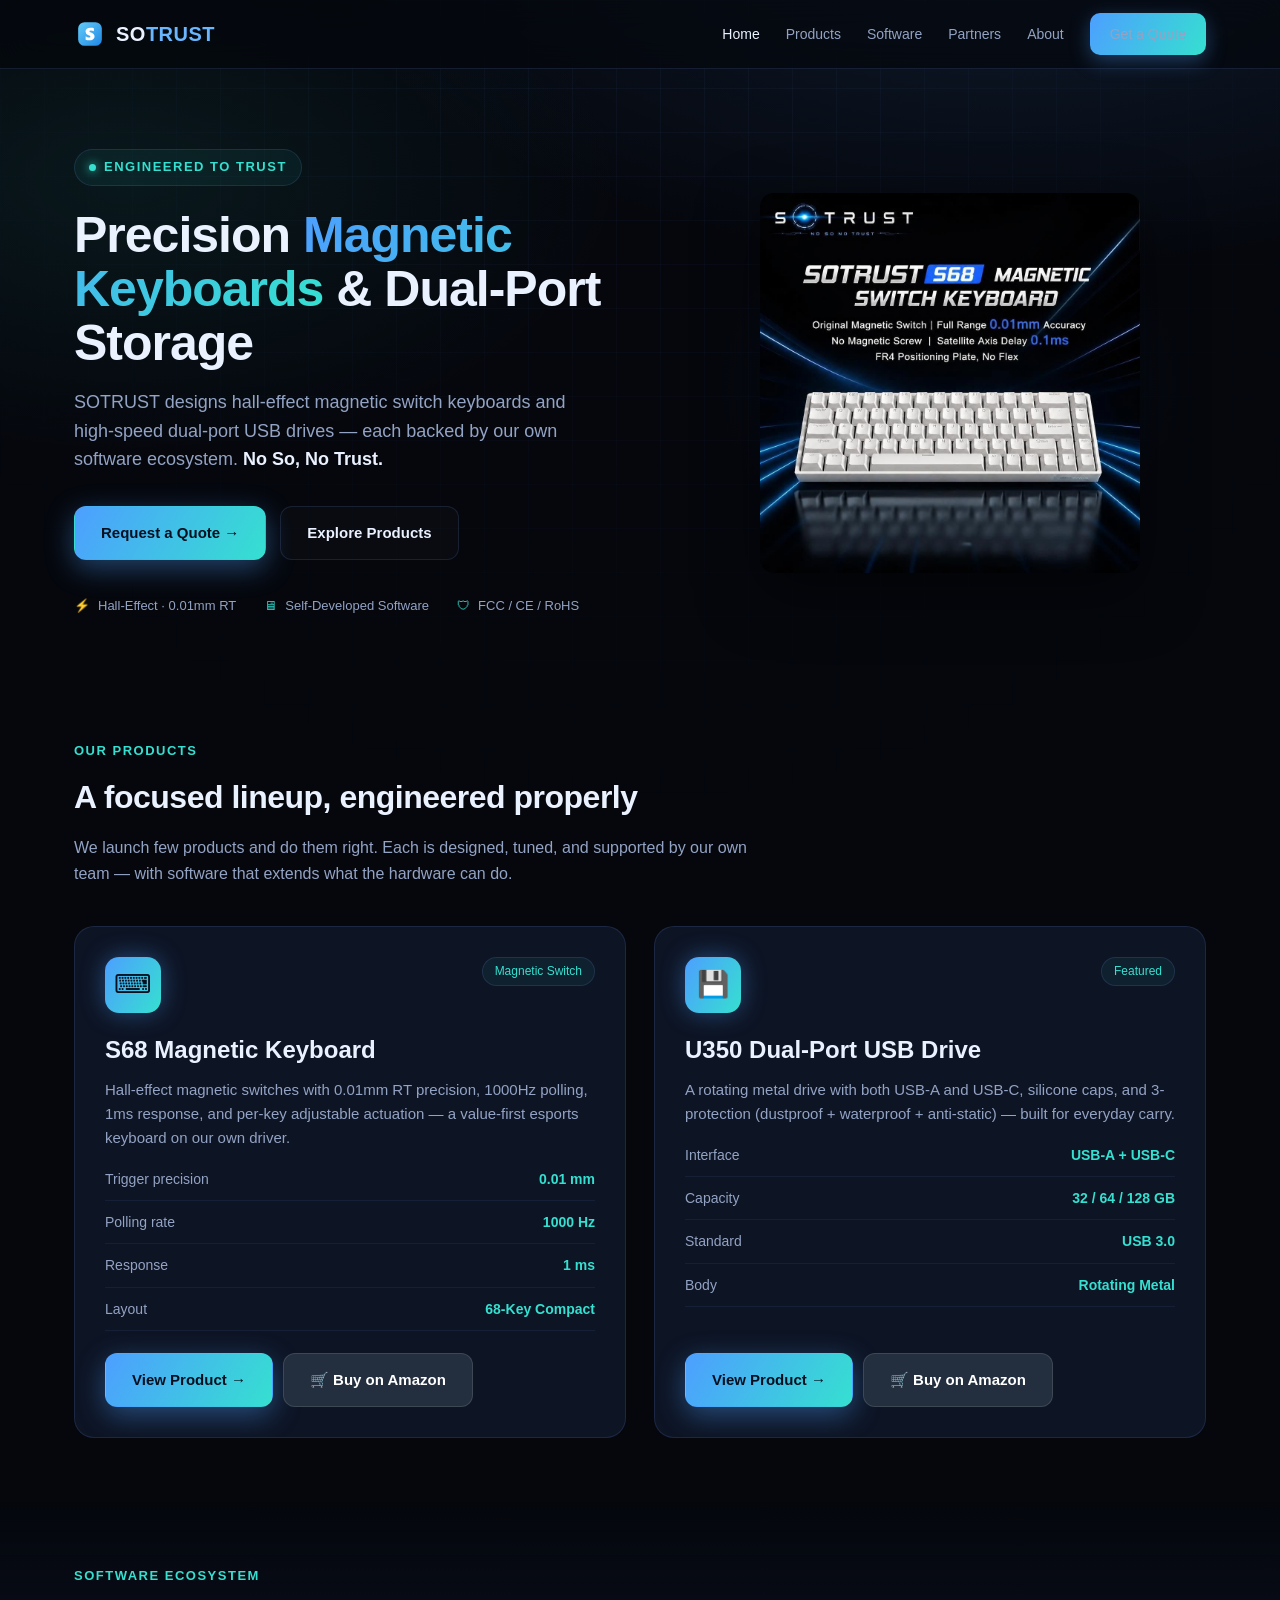
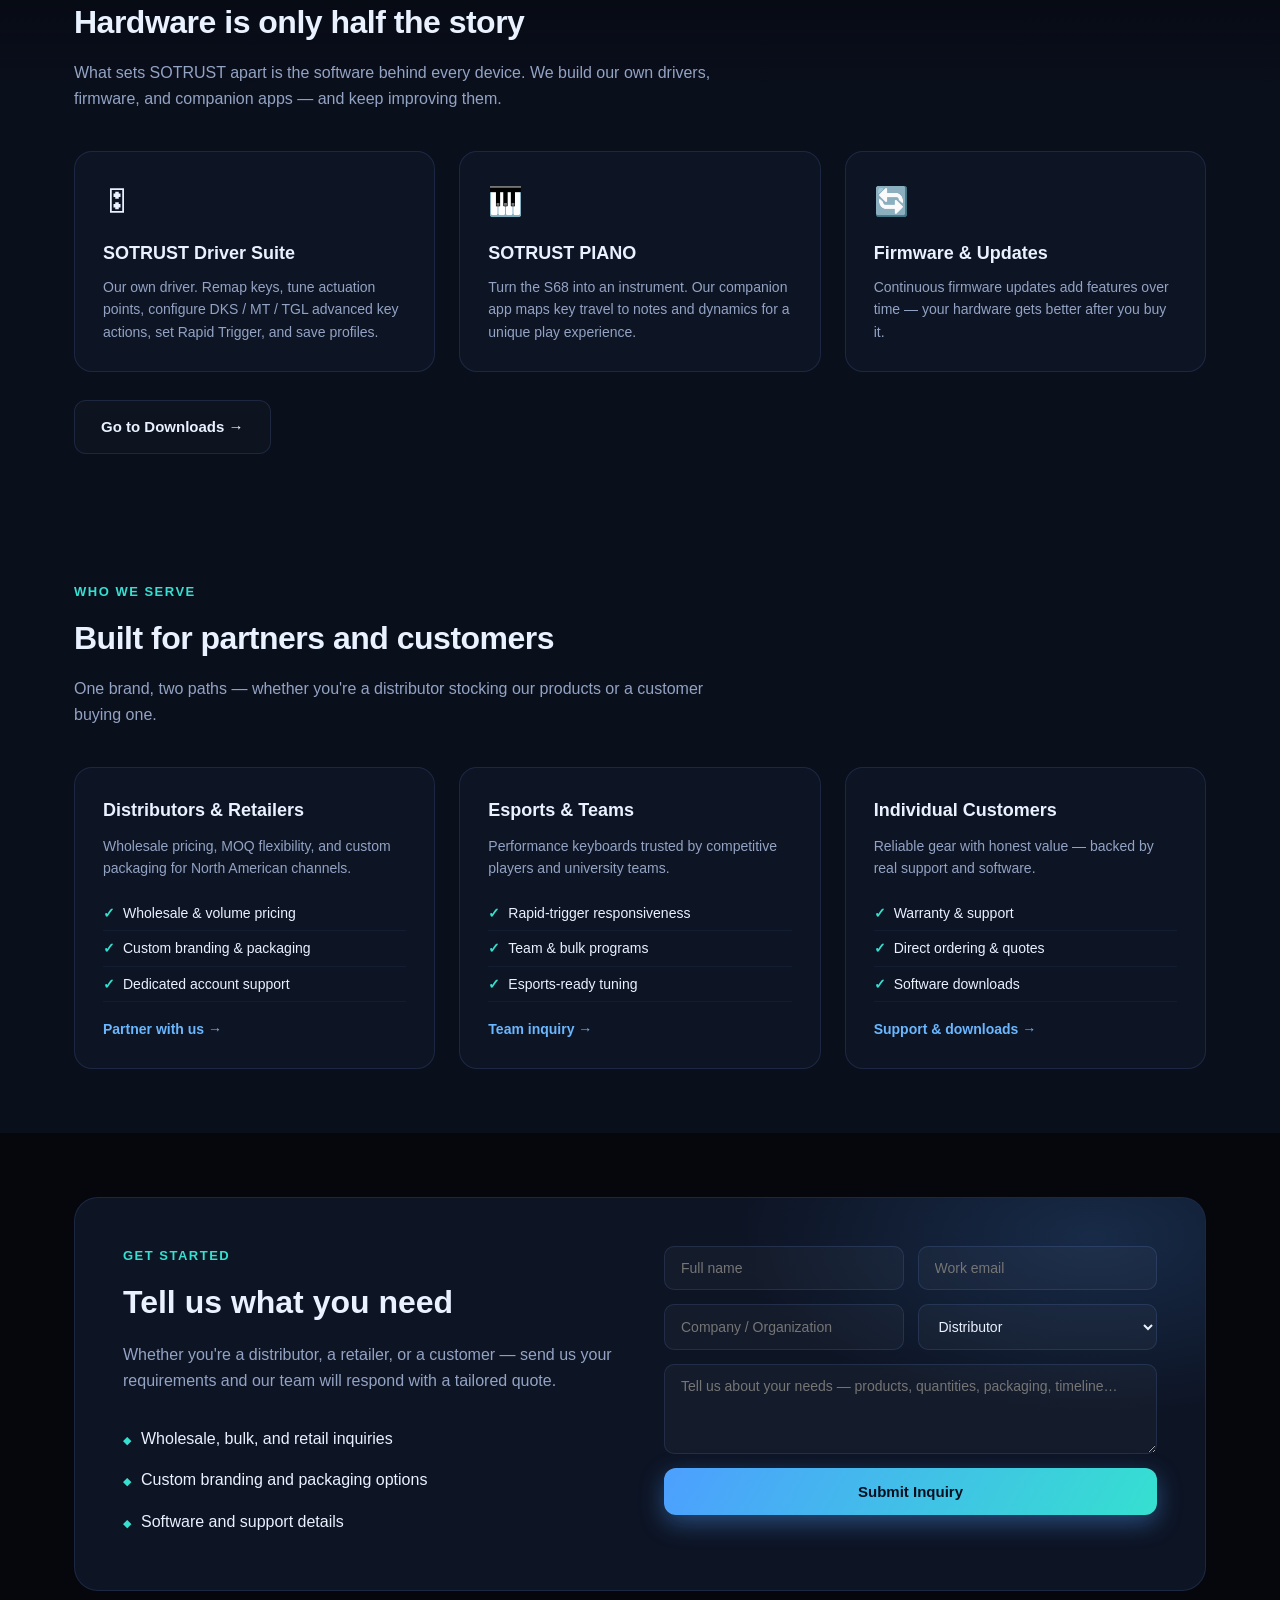
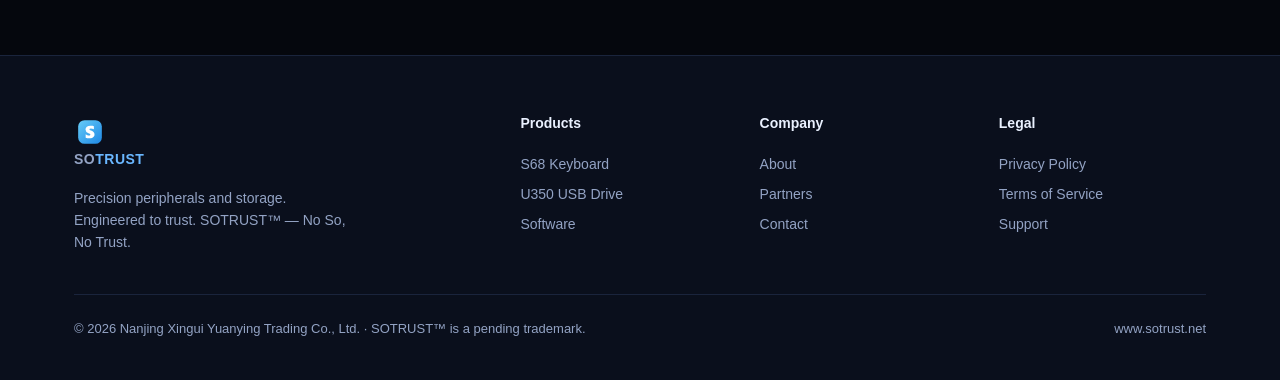
<file: index.html>
<!DOCTYPE html>
<html lang="en" data-page-node-id="KHb3CWHCZtymXD62Pedrb1">
<head data-page-node-id="B75xYhBe1qEHMwxd8BQFFj">
<meta charset="UTF-8" data-page-node-id="L6Wd4gefyUGWqQOsWmgaz0">
<meta name="viewport" content="width=device-width, initial-scale=1.0" data-page-node-id="c1NMFKh5QucAAy01h9xAIy">
<title>SOTRUST™ — Engineered to Trust · Magnetic Keyboards & Dual-Port Storage</title>
<meta name="description" content="SOTRUST designs hall-effect magnetic switch keyboards and dual-port USB storage, backed by our own software ecosystem. No So, No Trust." data-page-node-id="GTYr7r31CT22krEIP9F35n">
<link rel="stylesheet" href="css/style.css" data-page-node-id="BjKHC4vRZSdo3E3DKPqYya">
<style>
.hero{position:relative;padding:80px 0 60px}
.hero-inner{display:grid;grid-template-columns:1.05fr .95fr;gap:56px;align-items:center}
.kicker{display:inline-flex;align-items:center;gap:8px;font-size:13px;font-weight:600;color:var(--cyan);letter-spacing:1.5px;text-transform:uppercase;border:1px solid var(--line);border-radius:999px;padding:7px 14px;background:rgba(53,224,208,.06)}
.kicker .dot{width:7px;height:7px;border-radius:50%;background:var(--cyan);box-shadow:0 0 10px var(--cyan)}
h1{font-size:50px;line-height:1.08;font-weight:800;letter-spacing:-1px;margin:22px 0 18px}
h1 .grad{background:var(--accent-grad);-webkit-background-clip:text;background-clip:text;color:transparent}
.hero p.sub{color:var(--muted);font-size:18px;max-width:520px;margin-bottom:32px}
.btn-row{display:flex;gap:14px;flex-wrap:wrap}
.trust-strip{display:flex;gap:28px;margin-top:36px;flex-wrap:wrap}
.trust-strip div{display:flex;align-items:center;gap:8px;color:var(--muted);font-size:13px}
.trust-strip .ic{color:var(--cyan)}
.hero-visual{position:relative;background:radial-gradient(ellipse at center,rgba(77,159,255,.08),transparent 70%);border-radius:24px;padding:24px;display:flex;align-items:center;justify-content:center;min-height:380px}
.hero-visual img{max-width:100%;max-height:380px;border-radius:14px;box-shadow:0 20px 60px rgba(0,0,0,.5)}
.prod-grid{display:grid;grid-template-columns:repeat(2,1fr);gap:28px}
.prod{background:var(--panel);border:1px solid var(--line);border-radius:20px;padding:30px;position:relative;overflow:hidden;transition:.25s;display:flex;flex-direction:column}
.prod:hover{border-color:rgba(77,159,255,.5);transform:translateY(-4px);box-shadow:0 18px 50px rgba(0,0,0,.5)}
.prod .p-top{display:flex;justify-content:space-between;align-items:flex-start;margin-bottom:18px}
.prod .p-icon{width:56px;height:56px;border-radius:14px;background:var(--accent-grad);display:grid;place-items:center;font-size:26px;color:#04101f;box-shadow:0 0 24px rgba(77,159,255,.4)}
.prod h3{font-size:24px;margin-bottom:8px}
.prod p{color:var(--muted);font-size:15px;margin-bottom:18px}
.specs{display:flex;flex-direction:column;gap:10px;margin-bottom:22px}
.spec{display:flex;justify-content:space-between;font-size:14px;padding-bottom:10px;border-bottom:1px solid rgba(120,160,255,.08)}
.spec .k{color:var(--muted)}
.spec .v{font-weight:600;color:var(--cyan)}
.prod .pcta-row{display:flex;gap:10px;flex-wrap:wrap;margin-top:auto}
.soft{background:linear-gradient(180deg,transparent,var(--bg2) 30%,var(--bg2))}
.soft-grid{display:grid;grid-template-columns:repeat(3,1fr);gap:24px}
.soft-card{background:var(--panel);border:1px solid var(--line);border-radius:18px;padding:28px;transition:.2s}
.soft-card:hover{border-color:rgba(53,224,208,.4)}
.soft-card .ic{font-size:28px;margin-bottom:14px}
.soft-card h4{font-size:18px;margin-bottom:8px}
.soft-card p{color:var(--muted);font-size:14px}
.buyers{background:var(--bg2)}
.buyers-grid{display:grid;grid-template-columns:repeat(3,1fr);gap:24px}
.buyer{border:1px solid var(--line);border-radius:18px;padding:28px;background:var(--panel);display:flex;flex-direction:column}
.buyer h4{font-size:18px;margin-bottom:10px}
.buyer p{color:var(--muted);font-size:14px;margin-bottom:16px}
.buyer ul{list-style:none;margin-bottom:16px}
.buyer li{padding:6px 0;font-size:14px;border-bottom:1px solid rgba(120,160,255,.06)}
.buyer li::before{content:"✓";color:var(--cyan);margin-right:8px;font-weight:700}
.buyer .b-cta{display:inline-block;font-weight:700;color:var(--blue2);font-size:14px;margin-top:auto}
.cta-box{background:var(--panel);border:1px solid var(--line);border-radius:24px;padding:48px;display:grid;grid-template-columns:1fr 1fr;gap:48px;overflow:hidden;position:relative}
.cta-box::before{content:"";position:absolute;inset:0;background:radial-gradient(600px 300px at 90% 10%,rgba(77,159,255,.16),transparent 60%);z-index:0}
.cta-left{position:relative}
.cta-left h2{font-size:32px;font-weight:800;margin-bottom:14px}
.cta-left p{color:var(--muted);margin-bottom:24px}
.cta-points{list-style:none}
.cta-points li{padding:8px 0;color:var(--text)}
.cta-points li::before{content:"◆";color:var(--cyan);margin-right:10px;font-size:11px}
form{display:flex;flex-direction:column;gap:14px;position:relative}
.form-row{display:grid;grid-template-columns:1fr 1fr;gap:14px}
input[type=submit]{background:var(--accent-grad);color:#04101f;font-weight:700;font-size:15px;cursor:pointer;border:none;box-shadow:0 8px 24px rgba(77,159,255,.4);padding:15px;border-radius:12px}
@media(max-width:960px){.hero-inner{grid-template-columns:1fr}.prod-grid,.soft-grid,.buyers-grid{grid-template-columns:1fr}.cta-box{grid-template-columns:1fr;padding:32px}h1{font-size:36px}.hero-visual{min-height:0;height:300px}.hero-visual img{max-height:240px}}
</style>
<link rel="canonical" href="https://www.sotrust.net/">
<meta property="og:type" content="website">
<meta property="og:site_name" content="SOTRUST">
<meta property="og:title" content="SOTRUST™ — Engineered to Trust · Magnetic Keyboards & Dual-Port Storage">
<meta property="og:description" content="SOTRUST designs hall-effect magnetic switch keyboards and dual-port USB storage, backed by our own software ecosystem. No So, No Trust.">
<meta property="og:url" content="https://www.sotrust.net/">
<meta property="og:image" content="https://www.sotrust.net/assets/products/s68/hero-white.jpeg">
<meta name="twitter:card" content="summary_large_image">
<meta name="twitter:title" content="SOTRUST™ — Engineered to Trust · Magnetic Keyboards & Dual-Port Storage">
<meta name="twitter:description" content="SOTRUST designs hall-effect magnetic switch keyboards and dual-port USB storage, backed by our own software ecosystem. No So, No Trust.">
<meta name="twitter:image" content="https://www.sotrust.net/assets/products/s68/hero-white.jpeg">
<script type="application/ld+json">
{
  "@context": "https://schema.org",
  "@type": "Organization",
  "name": "SOTRUST",
  "alternateName": "SOTRUST™",
  "url": "https://www.sotrust.net/",
  "logo": "https://www.sotrust.net/assets/logo/logo.png",
  "slogan": "No So, No Trust — Engineered to Trust",
  "description": "SOTRUST designs hall-effect magnetic switch keyboards and dual-port USB storage, backed by its own software ecosystem. ODM, wholesale and distribution for the North American market.",
  "email": "liuke@sotrust.net",
  "address": {
    "@type": "PostalAddress",
    "addressCountry": "CN"
  },
  "sameAs": [
    "https://github.com/sotrust-liuke/sotrust-site"
  ]
}
</script>
<script type="application/ld+json">
{
  "@context": "https://schema.org",
  "@type": "WebSite",
  "name": "SOTRUST",
  "url": "https://www.sotrust.net/"
}
</script>
</head>
<body data-page-node-id="jTghyqupYAVawvYu9FFH3v">

<nav class="nav" data-page-node-id="hDWpECV0C55NheVl3T6Daa">
  <div class="wrap nav-inner" data-page-node-id="2Km9m6hP2vTvzj6k3j9iJI">
    <a href="/" class="logo" data-page-node-id="VmaIcNFpfbd1cD2g93x9RE">
      <img src="assets/logo/icon.svg" alt="SOTRUST" width="32" height="32" data-page-node-id="h8bbaKW1yTuouPt7MjiuoT">
      <span data-page-node-id="c90BbOGvWQBVkojpnbvoxG">SO<b data-page-node-id="W1wM8xLnBdRKuQQTQdHoPf">TRUST</b></span>
    </a>
    <div class="nav-links" data-page-node-id="v5XUDEB1s5sqHbEkKfKEiQ">
      <a href="/" class="active" data-page-node-id="6A4PuPlB2DylgbnbrF4scs">Home</a>
      <a href="/products" data-page-node-id="Q8hQdHnr3l2VZ1JcGwQQLO">Products</a>
      <a href="/software" data-page-node-id="NjpHVoDFeZk2FrmFR3boiS">Software</a>
      <a href="/partners" data-page-node-id="4TMn4HkJZNVBkFPPDvnZm2">Partners</a>
      <a href="/about" data-page-node-id="7G2t97cO10USm3pNh4Arrl">About</a>
      <a href="/contact" class="nav-cta" data-page-node-id="D8skSzwq1eZzX1xipGhBGl">Get a Quote</a>
    </div>
  </div>
</nav>

<header class="hero" data-page-node-id="YRy2okg3sfTFi8qAlSq5Wi">
  <div class="wrap hero-inner" data-page-node-id="gidRfNOONtTzfNyV7lmgQJ">
    <div data-page-node-id="k9rR7cGDt8teXhGaEjSCDu">
      <span class="kicker" data-page-node-id="9QtnC32he1PKF4aDAGUuy0"><span class="dot" data-page-node-id="H6hlR16bWoKIGSn7LicONF"></span> Engineered to Trust</span>
      <h1 data-page-node-id="8BHztEijmOoFsxT0cRzyiD">Precision <span class="grad" data-page-node-id="Sw2Koonsl39pfYku20xt7j">Magnetic Keyboards</span> &amp; Dual-Port Storage</h1>
      <p class="sub" data-page-node-id="4kACXxdA0lq7kAE09p0k7H">SOTRUST designs hall-effect magnetic switch keyboards and high-speed dual-port USB drives — each backed by our own software ecosystem. <b style="color:var(--text)" data-page-node-id="2dDaZNwEbS0e2EICp5El64">No So, No Trust.</b></p>
      <div class="btn-row" data-page-node-id="xQTsN5donEwadQ5muIE7HL">
        <a href="/contact" class="btn primary" data-page-node-id="9oN3q1RxafHmpDkyyRWFV4">Request a Quote →</a>
        <a href="/products" class="btn ghost" data-page-node-id="GxOwKRayHtymZk6Kriv4iA">Explore Products</a>
      </div>
      <div class="trust-strip" data-page-node-id="2M7J8NSARKwKPPMwsRVoNN">
        <div data-page-node-id="GsUqNQR9N2GWXAYB81KJUQ"><span class="ic" data-page-node-id="zyw4Qa4cf3EdQBs3BqDzIm">⚡</span> Hall-Effect · 0.01mm RT</div>
        <div data-page-node-id="uqFGiUyqeCqDTDX0ITgybG"><span class="ic" data-page-node-id="jC7p2AKSBo2EKFkTduyePn">🖥</span> Self-Developed Software</div>
        <div data-page-node-id="8ZjUabMwLci9vb384awAYx"><span class="ic" data-page-node-id="NDb05V4xaniESwErAuI9XB">🛡</span> FCC / CE / RoHS</div>
      </div>
    </div>
    <div class="hero-visual" data-page-node-id="ezmHufWjjA8UvirGQx8jlz">
      <img src="assets/products/s68/hero-white.jpeg" alt="SOTRUST S68 Magnetic Switch Keyboard" data-page-node-id="zVKkk2xJX6yNSqz94skD35">
    </div>
  </div>
</header>

<section class="sec" id="products" data-page-node-id="ToFeqf6djuNUEQ4qsM3Xdl">
  <div class="wrap" data-page-node-id="DOBf4F3gi588kPLKxWrl06">
    <div class="sec-head" data-page-node-id="MzK3Els8W0vmzxlD8LP5HB">
      <div class="eyebrow" data-page-node-id="UqsA5qnAoXDu0aW39q141D">Our Products</div>
      <h2 data-page-node-id="wDBPDLVjoBsJ5EEK7rpMou">A focused lineup, engineered properly</h2>
      <p data-page-node-id="J8SOMW7OY383sUBN0cpyKj">We launch few products and do them right. Each is designed, tuned, and supported by our own team — with software that extends what the hardware can do.</p>
    </div>
    <div class="prod-grid" data-page-node-id="C0JHSuzoS0tbP1xxVdGhAZ">
      <div class="prod" data-page-node-id="ONH7SVxTQDLs3GuPNtboOh">
        <div class="p-top" data-page-node-id="oYHVfcLT5NoLOHERP2TU2A"><div class="p-icon" data-page-node-id="cWp2VMdudo781FP1Uisxkj">⌨</div><span class="pill" data-page-node-id="LmsZa4gaWS8FuIxe7HlArb">Magnetic Switch</span></div>
        <h3 data-page-node-id="YrhO2WW3eaNhkBgOf4TxSP">S68 Magnetic Keyboard</h3>
        <p data-page-node-id="DaKGqZ6K79dI9eHTmWA2M4">Hall-effect magnetic switches with 0.01mm RT precision, 1000Hz polling, 1ms response, and per-key adjustable actuation — a value-first esports keyboard on our own driver.</p>
        <div class="specs" data-page-node-id="90VPKIUDRB8KoIAfAs0Cj2">
          <div class="spec" data-page-node-id="JzxRTAH2GG4mpbTsbksxKW"><span class="k" data-page-node-id="LvTzCjM173owhXIuJw3WhJ">Trigger precision</span><span class="v" data-page-node-id="BBHbjHjha1ihYxHAtO01Ei">0.01 mm</span></div>
          <div class="spec" data-page-node-id="s4S3zfk8ewQDFQxulU6wAu"><span class="k" data-page-node-id="NBF8PnAl5NyIUqfXsXacdJ">Polling rate</span><span class="v" data-page-node-id="qzOITyhXKYDXaNh5fld9Qr">1000 Hz</span></div>
          <div class="spec" data-page-node-id="cuFhfQvGCobJwErcVUC8KA"><span class="k" data-page-node-id="NQ0T7S9wY7sKIj8IQT6ek0">Response</span><span class="v" data-page-node-id="yIx3zdadIf7h7RUvPikxVv">1 ms</span></div>
          <div class="spec" data-page-node-id="dtcec5f1Oky6W3bj6tIKis"><span class="k" data-page-node-id="TbK4txTrKbJUquoCRuoQwl">Layout</span><span class="v" data-page-node-id="zePOhF4cfEuTnCYZsz0rYG">68-Key Compact</span></div>
        </div>
        <div class="pcta-row" data-page-node-id="6BQgNHGk6hQzLCR7PbpOY3">
          <a href="/s68" class="btn primary" data-page-node-id="NZX76GkhxG8PPEcFwQ6v7D">View Product →</a>
          <a href="https://www.amazon.com/dp/B0H9D67492" target="_blank" rel="noopener" class="btn amazon" data-page-node-id="3fmanDHAKbxWsQa5vVkP5j"><span class="amz" data-page-node-id="pUobFaJ3fDexKqN14hAAZg">🛒 Buy on Amazon</span></a>
        </div>
      </div>
      <div class="prod" data-page-node-id="H6beL8yUW3exlaDlJmxyrl">
        <div class="p-top" data-page-node-id="mi3MNyiuNJlq7Ta0ci0ihm"><div class="p-icon" data-page-node-id="LjDEPebBL7EeOdHFlMzBNo">💾</div><span class="pill" data-page-node-id="FnPj5NtdHIx0MZdKI3f5FU">Featured</span></div>
        <h3 data-page-node-id="6TQl8xHUAnwZRtqhDXQzku">U350 Dual-Port USB Drive</h3>
        <p data-page-node-id="XAJc8dmmiziW1OEVqlJanC">A rotating metal drive with both USB-A and USB-C, silicone caps, and 3-protection (dustproof + waterproof + anti-static) — built for everyday carry.</p>
        <div class="specs" data-page-node-id="Bmd7hZ8eXvD1OF0zcYz7wS">
          <div class="spec" data-page-node-id="wQwC9xogs6DlSwCOZGvSIN"><span class="k" data-page-node-id="K7YNUHb0uEkdWVpidt3I7i">Interface</span><span class="v" data-page-node-id="3auANIsGIFqr3kjArFZkni">USB-A + USB-C</span></div>
          <div class="spec" data-page-node-id="fBJ8tspMGePYtDORSLaKiU"><span class="k" data-page-node-id="3Mbjygi7IL8aEsR0A0TL5f">Capacity</span><span class="v" data-page-node-id="LONrggNPP17E4kRLcI9y94">32 / 64 / 128 GB</span></div>
          <div class="spec" data-page-node-id="ytsoRXqOeXoAAFdIUMJIpE"><span class="k" data-page-node-id="EXzcMhLYPR2BOPXlfE6ZqH">Standard</span><span class="v" data-page-node-id="TJnf7bCmMkDeD2VJ348kWN">USB 3.0</span></div>
          <div class="spec" data-page-node-id="w39gpgJlxc52Wgm1nXAVN4"><span class="k" data-page-node-id="IANHWtRzOP8q8SRmPki7rb">Body</span><span class="v" data-page-node-id="ynbruZYSSj0w66rZZpfGKf">Rotating Metal</span></div>
        </div>
        <div class="pcta-row" data-page-node-id="dMCEIYQlR0SCGRPZrfqWir">
          <a href="/u350" class="btn primary" data-page-node-id="2PXDzm1ua4nnaF6YqRCduM">View Product →</a>
          <a href="https://www.amazon.com/dp/B0H49N1F6R" target="_blank" rel="noopener" class="btn amazon" data-page-node-id="29dH7uEsm3g4ousoVF1cnl"><span class="amz" data-page-node-id="PLTohiHnAm9knLZ8bEBK5n">🛒 Buy on Amazon</span></a>
        </div>
      </div>
    </div>
  </div>
</section>

<section class="sec soft" id="software" data-page-node-id="a3gjGk9avH3lf2ItCfBVzV">
  <div class="wrap" data-page-node-id="TKYBcAIj3C9WsnqNIIPY4t">
    <div class="sec-head" data-page-node-id="wHPD0kEnpC3hIttTekzhQA">
      <div class="eyebrow" data-page-node-id="KfxV8yPuMGcP796zo1X70V">Software Ecosystem</div>
      <h2 data-page-node-id="WpvQf01dSjbulc8aq11FXn">Hardware is only half the story</h2>
      <p data-page-node-id="m1WoOn9ZxCXu2NqjuTDUGF">What sets SOTRUST apart is the software behind every device. We build our own drivers, firmware, and companion apps — and keep improving them.</p>
    </div>
    <div class="soft-grid" data-page-node-id="H4umPZlgyMiz64WmVISSrt">
      <div class="soft-card" data-page-node-id="REzZHNg4Lz2KOc8OPBwTzp">
        <div class="ic" data-page-node-id="VkoFo4UpI4jQciBrxglYyv">🎛</div>
        <h4 data-page-node-id="RQfWov5hy2ndWYAdr3aeCh">SOTRUST Driver Suite</h4>
        <p data-page-node-id="wG92E9JnJL0AcGPCpjdNgC">Our own driver. Remap keys, tune actuation points, configure DKS / MT / TGL advanced key actions, set Rapid Trigger, and save profiles.</p>
      </div>
      <div class="soft-card" data-page-node-id="R6nmwB4ZVBHF9eYN8XgCIX">
        <div class="ic" data-page-node-id="bvJNmUNRWixHxGV3iT96nZ">🎹</div>
        <h4 data-page-node-id="qHUEzHfZFwfEQllBQlN99P">SOTRUST PIANO</h4>
        <p data-page-node-id="yAX7JZJYARHCVHXfMMjmvJ">Turn the S68 into an instrument. Our companion app maps key travel to notes and dynamics for a unique play experience.</p>
      </div>
      <div class="soft-card" data-page-node-id="OuqnN8ACPFeEIEtFDZsZUq">
        <div class="ic" data-page-node-id="JgUJobn724hmVq8rZElWor">🔄</div>
        <h4 data-page-node-id="g5AqNB0FEiLFqTVI12t6q2">Firmware &amp; Updates</h4>
        <p data-page-node-id="Kwm7KzEsGNXXJTC1O7xqLh">Continuous firmware updates add features over time — your hardware gets better after you buy it.</p>
      </div>
    </div>
    <div style="margin-top:28px" data-page-node-id="zvgHrF0LE1GsyXWkpCJPba"><a href="/software" class="btn ghost" data-page-node-id="qCDWta1d09mDP6nt3vUubB">Go to Downloads →</a></div>
  </div>
</section>

<section class="sec buyers" id="buyers" data-page-node-id="qz5iiMG0GK4QxgknbzAykN">
  <div class="wrap" data-page-node-id="Og0Xnu7dD0JPrajA2yFsdd">
    <div class="sec-head" data-page-node-id="PH7qHE7wtaO8oYhIwy8pVP">
      <div class="eyebrow" data-page-node-id="tsosZcdCIgdJ9oe3XHHRjQ">Who We Serve</div>
      <h2 data-page-node-id="L3mRKoSNCHlPkj4v3uDOzI">Built for partners and customers</h2>
      <p data-page-node-id="W4OLaYajvmeojytf4gvPPF">One brand, two paths — whether you're a distributor stocking our products or a customer buying one.</p>
    </div>
    <div class="buyers-grid" data-page-node-id="iYioQLBJFE17O86lIdEj9E">
      <div class="buyer" data-page-node-id="lainrRCV97qRAJkbegprig">
        <h4 data-page-node-id="5fH89KIFCtzk01RQPMkVD5">Distributors &amp; Retailers</h4>
        <p data-page-node-id="gkbslKj7mEc5Ip3xssTDxZ">Wholesale pricing, MOQ flexibility, and custom packaging for North American channels.</p>
        <ul data-page-node-id="Ua2xOIK4H27geSPfUwmz3A">
          <li data-page-node-id="5fPG9og9fB4ghAwKeC4hpl">Wholesale &amp; volume pricing</li>
          <li data-page-node-id="vngBagCJWAH42dD7dkgMGt">Custom branding &amp; packaging</li>
          <li data-page-node-id="BDngpFLLFe56ElfJV2CrdD">Dedicated account support</li>
        </ul>
        <a class="b-cta" href="/partners" data-page-node-id="gFJG4rslc9OXWOlqTdtIyY">Partner with us →</a>
      </div>
      <div class="buyer" data-page-node-id="Yz2tTmlL37DzZ9FTdysJsC">
        <h4 data-page-node-id="kQH6RQ9arURH1haBVAurhF">Esports &amp; Teams</h4>
        <p data-page-node-id="CML3qqt0UMycy8xy3ZdSbB">Performance keyboards trusted by competitive players and university teams.</p>
        <ul data-page-node-id="bEgEay7DvykFJds4ykkuA1">
          <li data-page-node-id="y1mjTAEZxikyI3E0NFepHq">Rapid-trigger responsiveness</li>
          <li data-page-node-id="7Y5Z4u833BaDkHMnFszZGs">Team &amp; bulk programs</li>
          <li data-page-node-id="h9W4ImLl6RGamtXf76k1pq">Esports-ready tuning</li>
        </ul>
        <a class="b-cta" href="/partners" data-page-node-id="QCQfIOBYmT4aGX2sBEVhGu">Team inquiry →</a>
      </div>
      <div class="buyer" data-page-node-id="8ENUoxkHZZMsTNqfwp4J6Q">
        <h4 data-page-node-id="VW6mnNFsm3FeAvWzFXfuKP">Individual Customers</h4>
        <p data-page-node-id="YonbAOZU2xGtDV3UjvD2hU">Reliable gear with honest value — backed by real support and software.</p>
        <ul data-page-node-id="I0HSpX5n2Gx69q5fJtmve9">
          <li data-page-node-id="023uIuRzhUYQvGND4uRcRH">Warranty &amp; support</li>
          <li data-page-node-id="SrXFFERtXgGXaftTmxV87p">Direct ordering &amp; quotes</li>
          <li data-page-node-id="Bs7ouHW6OKVZYKUD7r80Lc">Software downloads</li>
        </ul>
        <a class="b-cta" href="/support" data-page-node-id="eGUukN5zRVpvFEK3e42oBF">Support &amp; downloads →</a>
      </div>
    </div>
  </div>
</section>

<section class="sec cta" id="contact" data-page-node-id="D6kmYVPPSiWeiJZSMFbKE9">
  <div class="wrap" data-page-node-id="dk0GUHKC4OCpT4lrbZiMAC">
    <div class="cta-box" data-page-node-id="6HGfmDU1V7p1xkMC4tP4on">
      <div class="cta-left" data-page-node-id="h4s3f4OYKjGUCn71v5ommC">
        <div class="eyebrow" data-page-node-id="w2WAEQXRMqU6DgKAa9onA7">Get Started</div>
        <h2 data-page-node-id="5HSGZs96WVLPYAvvC7Sos8">Tell us what you need</h2>
        <p data-page-node-id="dMymr03GcueqdwzrkvN9CE">Whether you're a distributor, a retailer, or a customer — send us your requirements and our team will respond with a tailored quote.</p>
        <ul class="cta-points" data-page-node-id="hzGuxegjCDTSE6GaMz6vdK">
          <li data-page-node-id="D8lXHM2vBP2wSQHyQyHv8Q">Wholesale, bulk, and retail inquiries</li>
          <li data-page-node-id="ldhONTkk7IRG5OCokd9vjV">Custom branding and packaging options</li>
          <li data-page-node-id="lr3xh72QGchskKkUAm8ijQ">Software and support details</li>
        </ul>
      </div>
      <form data-sotrust-form>
        <div class="form-row">
          <input type="text" name="name" placeholder="Full name" required>
          <input type="email" name="email" placeholder="Work email" required>
        </div>
        <div class="form-row">
          <input type="text" name="company" placeholder="Company / Organization">
          <select name="role">
            <option>Distributor</option>
            <option>Retailer</option>
            <option>Esports / Team</option>
            <option>Individual customer</option>
          </select>
        </div>
        <textarea name="message" placeholder="Tell us about your needs — products, quantities, packaging, timeline…"></textarea>
        <input type="submit" value="Submit Inquiry">
      </form>
    </div>
  </div>
</section>

<footer data-page-node-id="GHq3YO4YTcmPiOUOrETtcs">
  <div class="wrap" data-page-node-id="jv5AYBxqxNdgdoZP7SGSo0">
    <div class="foot-grid" data-page-node-id="gkI3fYz01lsDaRUtXaRDLs">
      <div class="foot-brand" data-page-node-id="MvDE7sT3Eu4jUtNbpBCaum">
        <a href="/" class="logo" data-page-node-id="MN07ZcjrHJAQxTYRmtDbgx">
          <img src="assets/logo/icon.svg" alt="SOTRUST" width="32" height="32" data-page-node-id="OEQVhz71RmIQqrNhviJpci">
          <span data-page-node-id="rC4pEEcgDb9PiAwNx9hQ9I">SO<b data-page-node-id="2EokIMXLrqQZPXPUR0VT86">TRUST</b></span>
        </a>
        <p data-page-node-id="8ZdgfryxBibGz01FuzeWy0">Precision peripherals and storage. Engineered to trust. SOTRUST™ — No So, No Trust.</p>
      </div>
      <div data-page-node-id="VUmSOk8maQkQE0y9zGRKcE"><h5 data-page-node-id="T4jyrEVk6Anq9BV21tFYY4">Products</h5><a href="/s68" data-page-node-id="sErutA8vxA5zparwaqFf9y">S68 Keyboard</a><a href="/u350" data-page-node-id="z2BzdZ4Oc4v2QZMd6sFFHZ">U350 USB Drive</a><a href="/software" data-page-node-id="dZzjNuZa9c4SFkA32eY0JF">Software</a></div>
      <div data-page-node-id="YZXfcqEO79wjRLzGgnGFbi"><h5 data-page-node-id="ZTKTL1c5nzHEAn6EuGuelK">Company</h5><a href="/about" data-page-node-id="JJxl4Rl29VmfaHsySUG5KM">About</a><a href="/partners" data-page-node-id="295pGSrdqmSQPXFrTxkxe4">Partners</a><a href="/contact" data-page-node-id="c0v12j8LpUeFZpHrQ5HWsj">Contact</a></div>
      <div data-page-node-id="xklqt4s9qZFcMrWRdNd9R6"><h5 data-page-node-id="p3kIJDYGEwcrYMzxHKAeZC">Legal</h5><a href="/privacy" data-page-node-id="xtBs37d1QzKyS91V8Swc8w">Privacy Policy</a><a href="/terms" data-page-node-id="tFQdEDm7zf0OHf4T8XCjrQ">Terms of Service</a><a href="/support" data-page-node-id="hIGdJOuLP1gne9vP8hVq4t">Support</a></div>
    </div>
    <div class="foot-bottom" data-page-node-id="Rk4cfUuGwdSWjj6ojgxoGe">
      <span data-page-node-id="dO5V8w0IuXJmxCbmE6Ept9">© 2026 Nanjing Xingui Yuanying Trading Co., Ltd. · SOTRUST™ is a pending trademark.</span>
      <span data-page-node-id="EeMD9aLE1tnWitc8PcGtGJ">www.sotrust.net</span>
    </div>
  </div>
</footer>

<script src="js/form.js"></script>
</body>
</html>
</file>
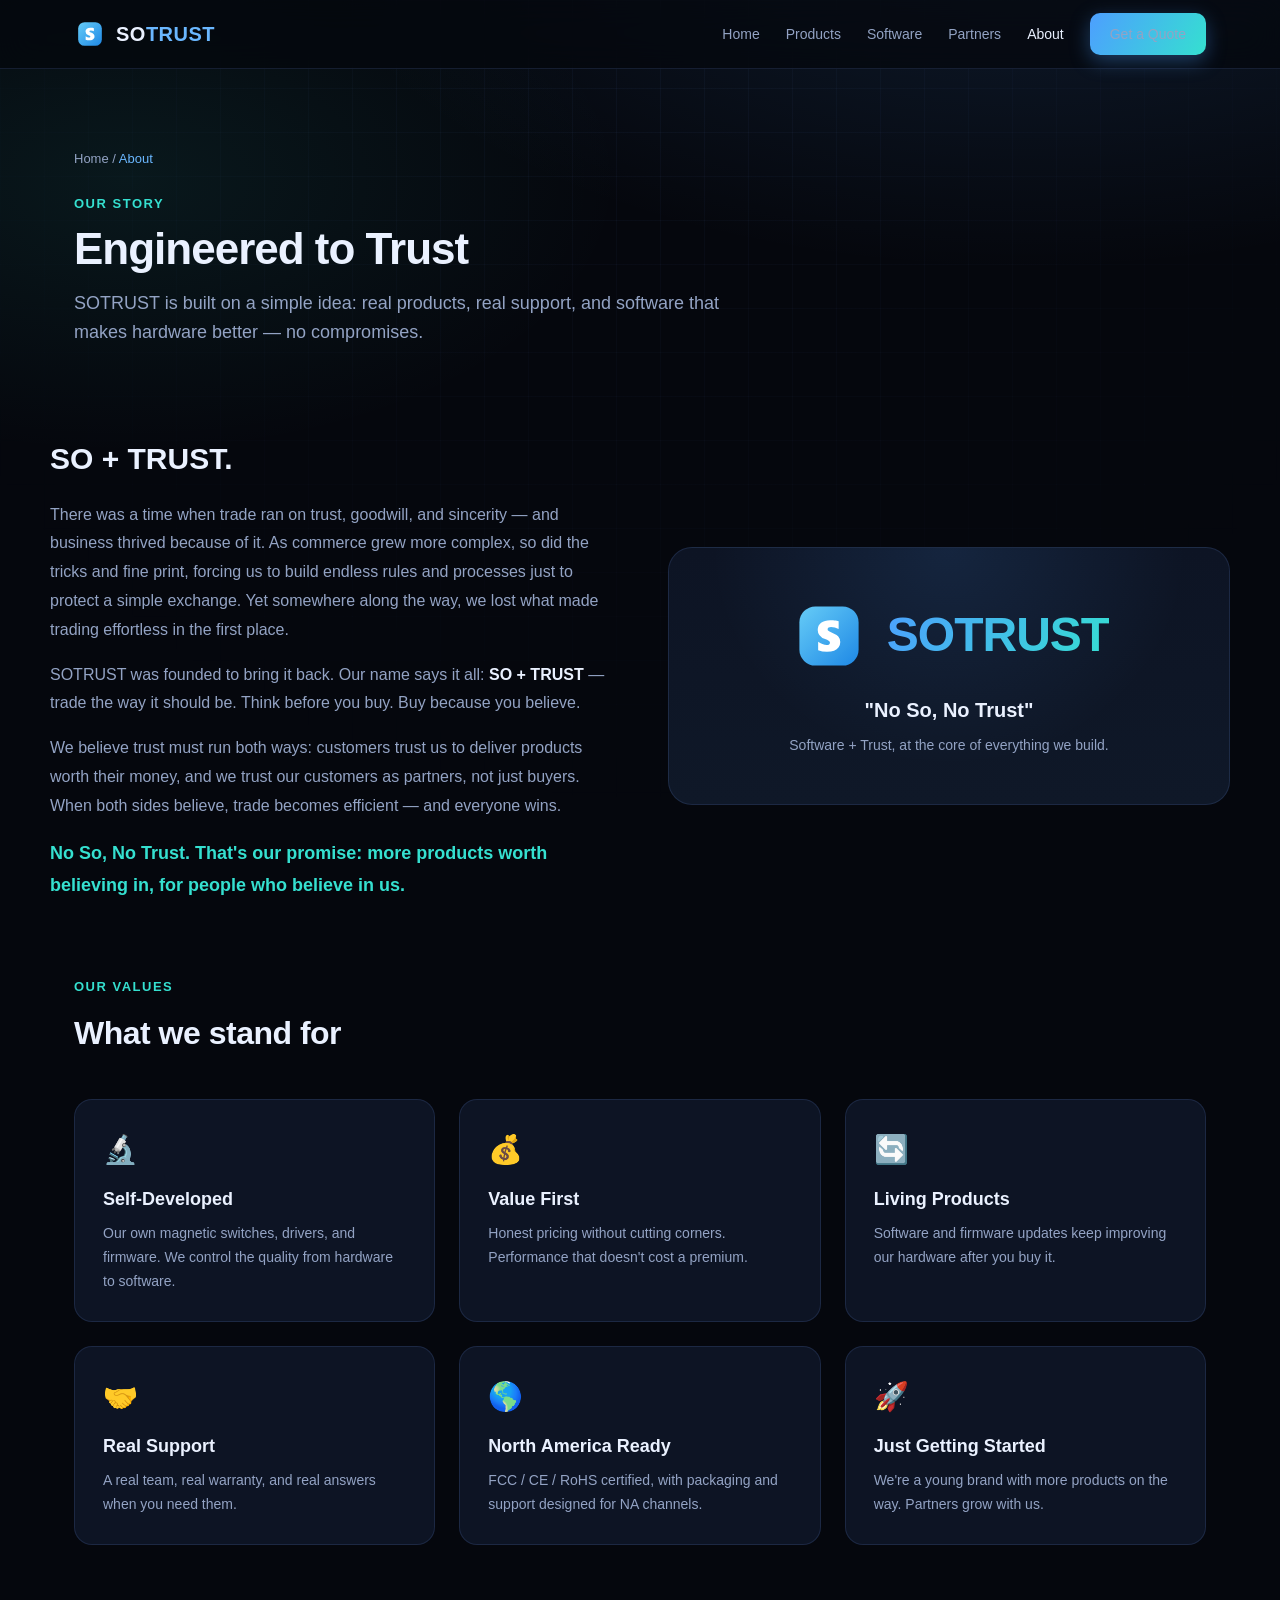
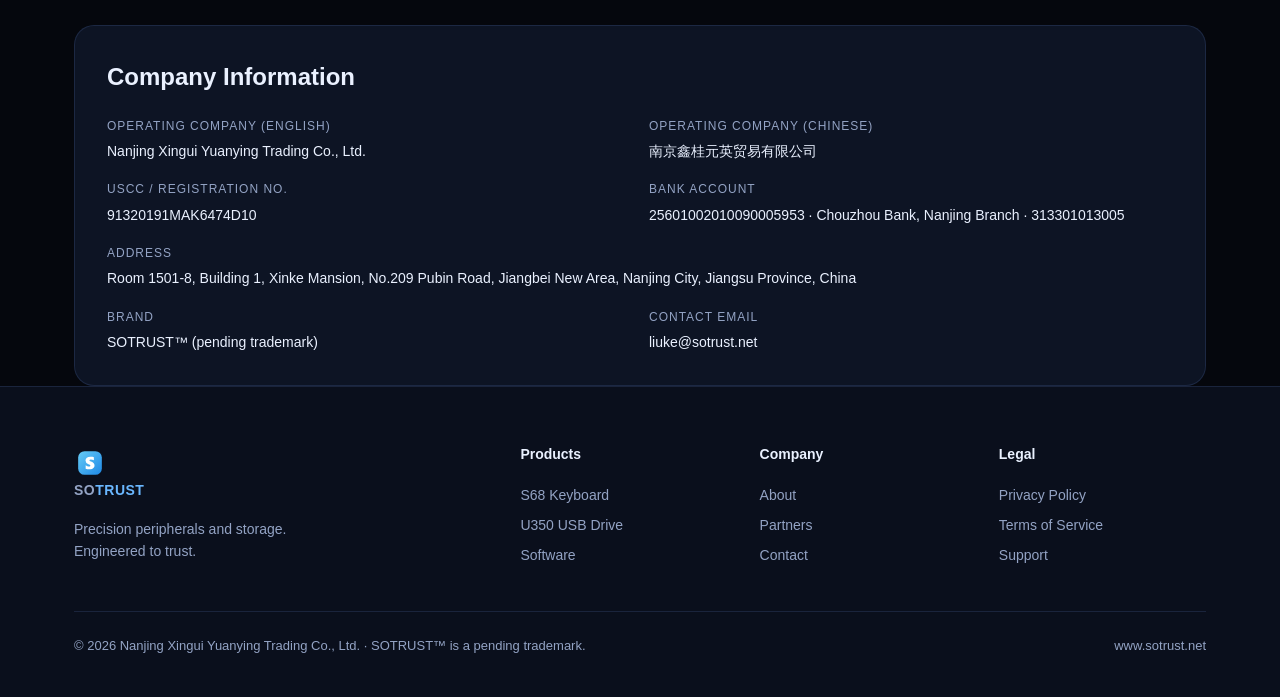
<file: about.html>
<!DOCTYPE html>
<html lang="en">
<head>
<meta charset="UTF-8">
<meta name="viewport" content="width=device-width, initial-scale=1.0">
<title>About — SOTRUST™ · No So, No Trust</title>
<meta name="description" content="The story behind SOTRUST — bringing back the trust, goodwill, and sincerity that made trade effortless. No So, No Trust.">
<link rel="stylesheet" href="css/style.css">
<style>
.story{display:grid;grid-template-columns:1fr 1fr;gap:56px;align-items:center;padding:40px 0 60px}
.story h2{font-size:30px;font-weight:800;margin-bottom:18px}
.story p{color:var(--muted);font-size:16px;margin-bottom:16px;line-height:1.8}
.story p b{color:var(--text)}
.brand-card{background:linear-gradient(180deg,var(--panel) 0%,#0f1828 100%);border:1px solid var(--line);border-radius:24px;padding:48px 40px;text-align:center;position:relative;overflow:hidden}
.brand-card::before{content:"";position:absolute;inset:0;background:radial-gradient(ellipse at top,rgba(77,159,255,.12),transparent 60%);pointer-events:none}
.brand-card .big{display:flex;align-items:center;justify-content:center;gap:18px;margin-bottom:18px;position:relative}
.brand-card .big img{width:80px;height:80px}
.brand-card .big .sot{font-size:48px;font-weight:800;background:var(--accent-grad);-webkit-background-clip:text;background-clip:text;color:transparent;letter-spacing:-1px}
.brand-card .tagline{font-size:20px;font-weight:700;color:var(--text);margin-top:14px;position:relative}
.brand-card .sub{color:var(--muted);font-size:14px;margin-top:8px;position:relative}
.value-grid{display:grid;grid-template-columns:repeat(3,1fr);gap:24px;margin-bottom:80px}
.value{border:1px solid var(--line);border-radius:18px;padding:28px;background:var(--panel)}
.value .ic{font-size:28px;margin-bottom:12px}
.value h3{font-size:18px;margin-bottom:8px}
.value p{color:var(--muted);font-size:14px;line-height:1.7}
.company-info{margin-top:60px;background:var(--panel);border:1px solid var(--line);border-radius:20px;padding:32px}
.company-info h2{font-size:24px;margin-bottom:20px}
.info-grid{display:grid;grid-template-columns:1fr 1fr;gap:18px}
.info-grid div{font-size:14px}
.info-grid .k{color:var(--muted);font-size:12px;text-transform:uppercase;letter-spacing:1px;margin-bottom:4px}
@media(max-width:960px){.story,.value-grid,.info-grid{grid-template-columns:1fr}.brand-card .sot{font-size:36px}}
</style>
<link rel="canonical" href="https://www.sotrust.net/about">
<meta property="og:type" content="website">
<meta property="og:site_name" content="SOTRUST">
<meta property="og:title" content="About — SOTRUST™ · No So, No Trust">
<meta property="og:description" content="The story behind SOTRUST — bringing back the trust, goodwill, and sincerity that made trade effortless. No So, No Trust.">
<meta property="og:url" content="https://www.sotrust.net/about">
<meta property="og:image" content="https://www.sotrust.net/assets/products/s68/hero-white.jpeg">
<meta name="twitter:card" content="summary_large_image">
<meta name="twitter:title" content="About — SOTRUST™ · No So, No Trust">
<meta name="twitter:description" content="The story behind SOTRUST — bringing back the trust, goodwill, and sincerity that made trade effortless. No So, No Trust.">
<meta name="twitter:image" content="https://www.sotrust.net/assets/products/s68/hero-white.jpeg">
<script type="application/ld+json">
{
  "@context": "https://schema.org",
  "@type": "Organization",
  "name": "SOTRUST",
  "alternateName": "SOTRUST™",
  "url": "https://www.sotrust.net/",
  "logo": "https://www.sotrust.net/assets/logo/logo.png",
  "slogan": "No So, No Trust — Engineered to Trust",
  "description": "SOTRUST designs hall-effect magnetic switch keyboards and dual-port USB storage, backed by its own software ecosystem. ODM, wholesale and distribution for the North American market.",
  "email": "liuke@sotrust.net",
  "address": {
    "@type": "PostalAddress",
    "addressCountry": "CN"
  },
  "sameAs": [
    "https://github.com/sotrust-liuke/sotrust-site"
  ]
}
</script>
</head>
<body>

<nav class="nav">
  <div class="wrap nav-inner">
    <a href="/" class="logo"><img src="assets/logo/icon.svg" alt="SOTRUST" width="32" height="32"><span>SO<b>TRUST</b></span></a>
    <div class="nav-links">
      <a href="/">Home</a>
      <a href="/products">Products</a>
      <a href="/software">Software</a>
      <a href="/partners">Partners</a>
      <a href="/about" class="active">About</a>
      <a href="/contact" class="nav-cta">Get a Quote</a>
    </div>
  </div>
</nav>

<header class="page-head">
  <div class="wrap">
    <div class="breadcrumb"><a href="/">Home</a> / <span>About</span></div>
    <div class="eyebrow">Our Story</div>
    <h1>Engineered to Trust</h1>
    <p class="lede">SOTRUST is built on a simple idea: real products, real support, and software that makes hardware better — no compromises.</p>
  </div>
</header>

<section class="wrap story">
  <div>
    <h2>SO + TRUST.</h2>
    <p>There was a time when trade ran on trust, goodwill, and sincerity — and business thrived because of it. As commerce grew more complex, so did the tricks and fine print, forcing us to build endless rules and processes just to protect a simple exchange. Yet somewhere along the way, we lost what made trading effortless in the first place.</p>
    <p>SOTRUST was founded to bring it back. Our name says it all: <b>SO + TRUST</b> — trade the way it should be. Think before you buy. Buy because you believe.</p>
    <p>We believe trust must run both ways: customers trust us to deliver products worth their money, and we trust our customers as partners, not just buyers. When both sides believe, trade becomes efficient — and everyone wins.</p>
    <p style="color:var(--cyan);font-weight:700;font-size:18px">No So, No Trust. That's our promise: more products worth believing in, for people who believe in us.</p>
  </div>
  <div class="brand-card">
    <div class="big">
      <img src="assets/logo/icon.svg" alt="SOTRUST">
      <div class="sot">SOTRUST</div>
    </div>
    <div class="tagline">"No So, No Trust"</div>
    <div class="sub">Software + Trust, at the core of everything we build.</div>
  </div>
</section>

<section class="wrap">
  <div class="sec-head">
    <div class="eyebrow">Our Values</div>
    <h2>What we stand for</h2>
  </div>
  <div class="value-grid">
    <div class="value">
      <div class="ic">🔬</div>
      <h3>Self-Developed</h3>
      <p>Our own magnetic switches, drivers, and firmware. We control the quality from hardware to software.</p>
    </div>
    <div class="value">
      <div class="ic">💰</div>
      <h3>Value First</h3>
      <p>Honest pricing without cutting corners. Performance that doesn't cost a premium.</p>
    </div>
    <div class="value">
      <div class="ic">🔄</div>
      <h3>Living Products</h3>
      <p>Software and firmware updates keep improving our hardware after you buy it.</p>
    </div>
    <div class="value">
      <div class="ic">🤝</div>
      <h3>Real Support</h3>
      <p>A real team, real warranty, and real answers when you need them.</p>
    </div>
    <div class="value">
      <div class="ic">🌎</div>
      <h3>North America Ready</h3>
      <p>FCC / CE / RoHS certified, with packaging and support designed for NA channels.</p>
    </div>
    <div class="value">
      <div class="ic">🚀</div>
      <h3>Just Getting Started</h3>
      <p>We're a young brand with more products on the way. Partners grow with us.</p>
    </div>
  </div>
</section>

<section class="wrap">
  <div class="company-info">
    <h2>Company Information</h2>
    <div class="info-grid">
      <div>
        <div class="k">Operating Company (English)</div>
        <div>Nanjing Xingui Yuanying Trading Co., Ltd.</div>
      </div>
      <div>
        <div class="k">Operating Company (Chinese)</div>
        <div>南京鑫桂元英贸易有限公司</div>
      </div>
      <div>
        <div class="k">USCC / Registration No.</div>
        <div>91320191MAK6474D10</div>
      </div>
      <div>
        <div class="k">Bank Account</div>
        <div>25601002010090005953 · Chouzhou Bank, Nanjing Branch · 313301013005</div>
      </div>
      <div style="grid-column:1/-1">
        <div class="k">Address</div>
        <div>Room 1501-8, Building 1, Xinke Mansion, No.209 Pubin Road, Jiangbei New Area, Nanjing City, Jiangsu Province, China</div>
      </div>
      <div>
        <div class="k">Brand</div>
        <div>SOTRUST™ (pending trademark)</div>
      </div>
      <div>
        <div class="k">Contact Email</div>
        <div>liuke@sotrust.net</div>
      </div>
    </div>
  </div>
</section>

<footer>
  <div class="wrap">
    <div class="foot-grid">
      <div class="foot-brand">
        <a href="/" class="logo"><img src="assets/logo/icon.svg" alt="SOTRUST" width="32" height="32"><span>SO<b>TRUST</b></span></a>
        <p>Precision peripherals and storage. Engineered to trust.</p>
      </div>
      <div><h5>Products</h5><a href="/s68">S68 Keyboard</a><a href="/u350">U350 USB Drive</a><a href="/software">Software</a></div>
      <div><h5>Company</h5><a href="/about">About</a><a href="/partners">Partners</a><a href="/contact">Contact</a></div>
      <div><h5>Legal</h5><a href="/privacy">Privacy Policy</a><a href="/terms">Terms of Service</a><a href="/support">Support</a></div>
    </div>
    <div class="foot-bottom">
      <span>© 2026 Nanjing Xingui Yuanying Trading Co., Ltd. · SOTRUST™ is a pending trademark.</span>
      <span>www.sotrust.net</span>
    </div>
  </div>
</footer>

</body>
</html>
</file>
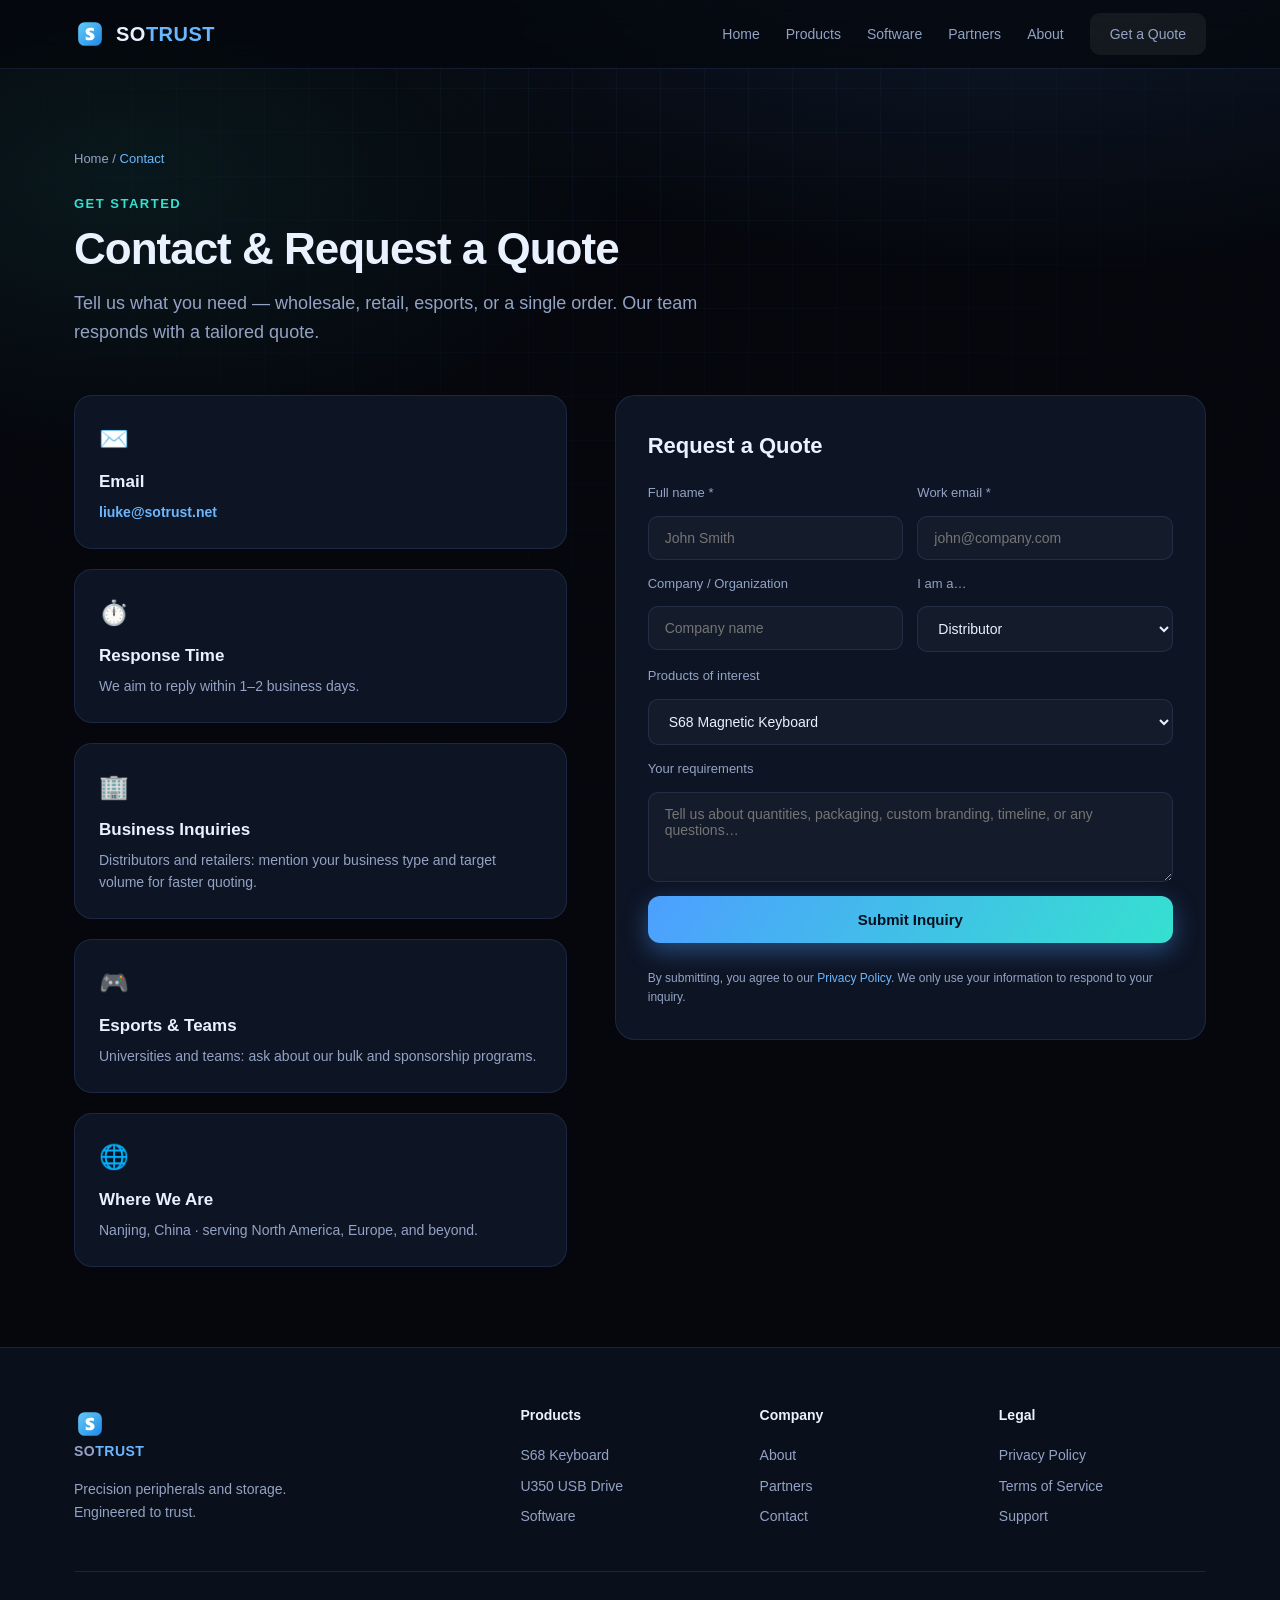
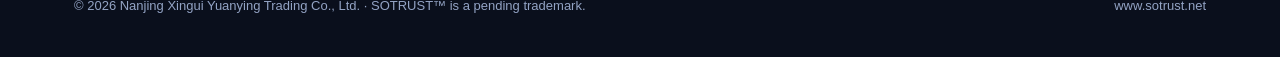
<file: contact.html>
<!DOCTYPE html>
<html lang="en" data-page-node-id="sHKk07b5mpZM5r2lpFfYnF">
<head data-page-node-id="fqERM0BeJXG6mXSpFWauJL">
<meta charset="UTF-8" data-page-node-id="CYdbFbVokW1Iqc0YlX7DJO">
<meta name="viewport" content="width=device-width, initial-scale=1.0" data-page-node-id="uh8zXzQStAVLLe0Qkwfzyl">
<title>Contact & Quote — SOTRUST™</title>
<meta name="description" content="Contact SOTRUST for wholesale, retail, esports, and product inquiries. liuke@sotrust.net." data-page-node-id="PAbxUrASi2Xl1kS9JsIhwq">
<link rel="stylesheet" href="css/style.css" data-page-node-id="G5ZZEqTyOn8hNPEqmQzcxm">
<style>
.contact-grid{display:grid;grid-template-columns:1fr 1.2fr;gap:48px;padding-bottom:80px;align-items:start}
.info-col{display:flex;flex-direction:column;gap:20px}
.info-card{background:var(--panel);border:1px solid var(--line);border-radius:18px;padding:24px}
.info-card .ic{font-size:24px;margin-bottom:10px}
.info-card h3{font-size:17px;margin-bottom:6px}
.info-card p{color:var(--muted);font-size:14px}
.info-card a{color:var(--blue2);font-weight:600}
.form-card{background:var(--panel);border:1px solid var(--line);border-radius:20px;padding:32px}
.form-card h2{font-size:22px;margin-bottom:20px}
form{display:flex;flex-direction:column;gap:14px}
.form-row{display:grid;grid-template-columns:1fr 1fr;gap:14px}
.field{display:flex;flex-direction:column;gap:6px}
.field label{font-size:13px;color:var(--muted)}
input[type=submit]{background:var(--accent-grad);color:#04101f;font-weight:700;font-size:15px;cursor:pointer;border:none;box-shadow:0 8px 24px rgba(77,159,255,.4);padding:15px;border-radius:12px}
input[type=submit]:hover{transform:translateY(-1px)}
.hint{font-size:12px;color:var(--muted);margin-top:12px}
@media(max-width:960px){.contact-grid{grid-template-columns:1fr}.form-row{grid-template-columns:1fr}}
</style>
<link rel="canonical" href="https://www.sotrust.net/contact">
<meta property="og:type" content="website">
<meta property="og:site_name" content="SOTRUST">
<meta property="og:title" content="Contact & Quote — SOTRUST™">
<meta property="og:description" content="Contact SOTRUST for wholesale, retail, esports, and product inquiries. liuke@sotrust.net.">
<meta property="og:url" content="https://www.sotrust.net/contact">
<meta property="og:image" content="https://www.sotrust.net/assets/products/s68/hero-white.jpeg">
<meta name="twitter:card" content="summary_large_image">
<meta name="twitter:title" content="Contact & Quote — SOTRUST™">
<meta name="twitter:description" content="Contact SOTRUST for wholesale, retail, esports, and product inquiries. liuke@sotrust.net.">
<meta name="twitter:image" content="https://www.sotrust.net/assets/products/s68/hero-white.jpeg">
<script type="application/ld+json">
{
  "@context": "https://schema.org",
  "@type": "Organization",
  "name": "SOTRUST",
  "alternateName": "SOTRUST™",
  "url": "https://www.sotrust.net/",
  "logo": "https://www.sotrust.net/assets/logo/logo.png",
  "slogan": "No So, No Trust — Engineered to Trust",
  "description": "SOTRUST designs hall-effect magnetic switch keyboards and dual-port USB storage, backed by its own software ecosystem. ODM, wholesale and distribution for the North American market.",
  "email": "liuke@sotrust.net",
  "address": {
    "@type": "PostalAddress",
    "addressCountry": "CN"
  },
  "sameAs": [
    "https://github.com/sotrust-liuke/sotrust-site"
  ]
}
</script>
</head>
<body data-page-node-id="Lh0GnT1YgaeXyeA1cVsMOW">

<nav class="nav" data-page-node-id="welKiGKGS58oE26nUdskU9">
  <div class="wrap nav-inner" data-page-node-id="YaLoERZDCdKucp7FvHESyf">
    <a href="/" class="logo" data-page-node-id="qVI1yCbsoTwOOGy78Hkw4u"><img src="assets/logo/icon.svg" alt="SOTRUST" width="32" height="32" data-page-node-id="dz1HHf31rv3dR23owZw7DR"><span data-page-node-id="RQGOYSX41tYKOMEZMIuOoh">SO<b data-page-node-id="Ja3pxtGJAjV0XjkseONo3L">TRUST</b></span></a>
    <div class="nav-links" data-page-node-id="9WZnFRmCqWEeGOljI8CLI4">
      <a href="/" data-page-node-id="WTQcDGE9J369rvRMpHy9Or">Home</a>
      <a href="/products" data-page-node-id="KEbBvfiqBO1zkAHItJjcRF">Products</a>
      <a href="/software" data-page-node-id="qaYKkI6DPcvjiYC6rrxXlG">Software</a>
      <a href="/partners" data-page-node-id="Lqs1in3YEJOqEcu8GqxUDb">Partners</a>
      <a href="/about" data-page-node-id="nqfsxb5wUZvH7DAKehWeqo">About</a>
      <a href="/contact" class="nav-cta" style="background:rgba(255,255,255,.06);box-shadow:none" data-page-node-id="5E7jpiNjSQYb0fmMWBeOBV">Get a Quote</a>
    </div>
  </div>
</nav>

<header class="page-head" data-page-node-id="7kyT57QBFQJQyDWCsG0Mqr">
  <div class="wrap" data-page-node-id="CvRrbAUj4kDknzw7JLQSpe">
    <div class="breadcrumb" data-page-node-id="LFitQ6iFJodN7BFcNJa3y1"><a href="/" data-page-node-id="yMYibUSm6wgrE8PlVzdO70">Home</a> / <span data-page-node-id="PXZK7jrHhu9eEskmyLuVFP">Contact</span></div>
    <div class="eyebrow" data-page-node-id="rjYwirJVlIKV0cJ46DQOHJ">Get Started</div>
    <h1 data-page-node-id="OFLJtcUEBYFv3sTCwsHA0M">Contact &amp; Request a Quote</h1>
    <p class="lede" data-page-node-id="RpC7HBpSCc35lPrA4aDg1t">Tell us what you need — wholesale, retail, esports, or a single order. Our team responds with a tailored quote.</p>
  </div>
</header>

<section class="wrap contact-grid" data-page-node-id="8a3eVG9uhwvdAQD1DBOkNv">
  <div class="info-col" data-page-node-id="gNIZmhsENUMFeVgpAP7HTS">
    <div class="info-card" data-page-node-id="8JZXJ3XSI6jtKwLQDfToTY">
      <div class="ic" data-page-node-id="Weq6ttrtFXlBduwNThoWS6">✉️</div>
      <h3 data-page-node-id="OKUyJ7fxcPmmup8jOA07LR">Email</h3>
      <p data-page-node-id="yzG39T5TGqwpLlDfIRHI5v"><a href="mailto:liuke@sotrust.net" data-page-node-id="9F8mOzJ48ylaX9fiv2Opy9">liuke@sotrust.net</a></p>
    </div>
    <div class="info-card" data-page-node-id="AIuEV5jNlGEePHTbB3ibo0">
      <div class="ic" data-page-node-id="tB43WtnWMxkkeozirxyxTH">⏱️</div>
      <h3 data-page-node-id="q1QJL0ExKGBYCkD6ID00lY">Response Time</h3>
      <p data-page-node-id="8Kr6kAiXI0J7thpLIKeidz">We aim to reply within 1–2 business days.</p>
    </div>
    <div class="info-card" data-page-node-id="rgBtPMRiH0Qahyb8MGiz2c">
      <div class="ic" data-page-node-id="54qBwydp0qr0w8VeuieZRm">🏢</div>
      <h3 data-page-node-id="FBVdZ4OSLdl62SCfRHXGFA">Business Inquiries</h3>
      <p data-page-node-id="YuZS2AxyGMv3yOfdkEGp3D">Distributors and retailers: mention your business type and target volume for faster quoting.</p>
    </div>
    <div class="info-card" data-page-node-id="NjYPyjtfDMPKREbByQUWWA">
      <div class="ic" data-page-node-id="guLXknGaZNjLcAqNN5mTXh">🎮</div>
      <h3 data-page-node-id="0lBfcdK0PNtamTjDrSsIFm">Esports &amp; Teams</h3>
      <p data-page-node-id="Cfo9ErUaDklDTpe7TZ6Ijt">Universities and teams: ask about our bulk and sponsorship programs.</p>
    </div>
    <div class="info-card" data-page-node-id="coCvnadDRiasr595eDLLuQ">
      <div class="ic" data-page-node-id="GVFqKGOStrIys4lU8E943C">🌐</div>
      <h3 data-page-node-id="MQIt3ioiltJhRlo7v1r7Ay">Where We Are</h3>
      <p data-page-node-id="6E5dn5dVf2HqhGcWz73CE7">Nanjing, China · serving North America, Europe, and beyond.</p>
    </div>
  </div>

  <div class="form-card" data-page-node-id="GN5HLGSslwyoHV5a62xIV8">
    <h2 data-page-node-id="bAmE8J4nePGAJWUHKvxpuP">Request a Quote</h2>
    <form data-sotrust-form data-page-node-id="kryZtUwCIIkFjsPF0HlVv0">
      <div class="form-row" data-page-node-id="EAU4Ihu7T0aEUDrvPWMK38">
        <div class="field" data-page-node-id="thcDgHpg6uKpFEn9DscAD3"><label data-page-node-id="5W7XDILNzKCDbpjCu4Usy7">Full name *</label><input type="text" name="name" required placeholder="John Smith" data-page-node-id="0wNxefb2QZ1jyerPArL8B5"></div>
        <div class="field" data-page-node-id="F44pR5UzpuUGVk2RWZgnQ6"><label data-page-node-id="JeDa7Kx0OKO3TJ9sQB3NNR">Work email *</label><input type="email" name="email" required placeholder="john@company.com" data-page-node-id="Ao2i1VIxLQ0xhvM0ooxZMd"></div>
      </div>
      <div class="form-row" data-page-node-id="weBBkI4IKTov36sCNh3hjq">
        <div class="field" data-page-node-id="mGoQSU3LGXvZiGuWNFA3nz"><label data-page-node-id="1aPOzRgoiUHCEgjxewZ4JA">Company / Organization</label><input type="text" name="company" placeholder="Company name" data-page-node-id="Datjet2ftnY61EUG8B52iC"></div>
        <div class="field" data-page-node-id="KEen7O0Wdos2OkJnQOnT2x">
          <label data-page-node-id="bhxdJvc9Co3ccB8aG7Vqh8">I am a…</label>
          <select name="role" data-page-node-id="Cp2FwCSVw9PC7c1bjG3dS1">
            <option data-page-node-id="FcDvoKlDWkbWCrtDVgn9pz">Distributor</option>
            <option data-page-node-id="Hzt2wLwXelymopegEeT1iI">Retailer</option>
            <option data-page-node-id="UZlTgfyongABRMvSpd4zMk">Esports / Team</option>
            <option data-page-node-id="dHFwxQygpb2a1Pu3X6hwez">Individual customer</option>
          </select>
        </div>
      </div>
      <div class="field" data-page-node-id="RCM8MOEI7NrQNBG8UCfW7p">
        <label data-page-node-id="r0w0YemTAAH1cyOa3e0Rqs">Products of interest</label>
        <select name="products" data-page-node-id="rw2fkLa9KAKeSkEQJD8EqW">
          <option data-page-node-id="xlsp7OwID2hcbuNwiQsKIS">S68 Magnetic Keyboard</option>
          <option data-page-node-id="wsXsGFO8qaeC6sGfq5BT9U">U350 USB Drive</option>
          <option data-page-node-id="YCMRJFsp9WlE9BibrkjyKZ">Both products</option>
          <option data-page-node-id="AOl8JFqfykhLOSsCnDptv0">Other / Future products</option>
        </select>
      </div>
      <div class="field" data-page-node-id="CB36UxiiCvmThXXP5eaRPi">
        <label data-page-node-id="UoXnqNcZwFn8QDjxBAbLIv">Your requirements</label>
        <textarea name="message" placeholder="Tell us about quantities, packaging, custom branding, timeline, or any questions…"></textarea>
      </div>
      <input type="submit" value="Submit Inquiry" data-page-node-id="hJTaxf6fncuWwo34OacO56">
      <p class="hint" data-page-node-id="YWpKSPqx3DMlGYDbmUlAM8">By submitting, you agree to our <a href="/privacy" style="color:var(--blue2)" data-page-node-id="okqnvJ6pir0Y7X0ZoaVEGC">Privacy Policy</a>. We only use your information to respond to your inquiry.</p>
    </form>
  </div>
</section>

<footer data-page-node-id="lG6mpBsQMnnWJxnFwkVfs7">
  <div class="wrap" data-page-node-id="ExIBn2c9qaurPlMNNDTW4c">
    <div class="foot-grid" data-page-node-id="CNx3ReNz0KOWrR9ttOzB13">
      <div class="foot-brand" data-page-node-id="wWygRInkzDWg0xZsEdqfZ3">
        <a href="/" class="logo" data-page-node-id="1coQ5KTbvieAhCSdVppStH"><img src="assets/logo/icon.svg" alt="SOTRUST" width="32" height="32" data-page-node-id="0TUomTQmHU0ozTCTAAyEPe"><span data-page-node-id="PQkmKp2LrXkEAwEC52CwEV">SO<b data-page-node-id="coIhlpBeIaODY8zBHdwE6x">TRUST</b></span></a>
        <p data-page-node-id="C8xIEG8f8Q45D1OAfUTpg1">Precision peripherals and storage. Engineered to trust.</p>
      </div>
      <div data-page-node-id="MbHnVgg7OURkd5WjPubtDv"><h5 data-page-node-id="2JlnMdulS9qz9ma21V03kx">Products</h5><a href="/s68" data-page-node-id="I7FHPPVgVknDlfNWAYtYm0">S68 Keyboard</a><a href="/u350" data-page-node-id="2444bsvqHDmHzMqqnP0KBI">U350 USB Drive</a><a href="/software" data-page-node-id="P09ERfSeKPfKzG3iaUh4AR">Software</a></div>
      <div data-page-node-id="ae1GCyoKNMkwICRrZsiC1P"><h5 data-page-node-id="hIjrJyQ5AMZmfS3CXf039y">Company</h5><a href="/about" data-page-node-id="sq3PTXO6W1rVIuHZGJPluJ">About</a><a href="/partners" data-page-node-id="QHlozceTgYx9BYusu18BNF">Partners</a><a href="/contact" data-page-node-id="VSCNAObtTbiErUcwBBOoiH">Contact</a></div>
      <div data-page-node-id="nVg1IYA2n1aL6Q5go5BNH0"><h5 data-page-node-id="GjIU58Ii1trysMCV4A9wWb">Legal</h5><a href="/privacy" data-page-node-id="7ePqoxOk4OxM1Ll3ry4iZK">Privacy Policy</a><a href="/terms" data-page-node-id="ON5kialSUwvUP3GadCX87H">Terms of Service</a><a href="/support" data-page-node-id="WNdXWjtXTfRjDSrZWB1KtA">Support</a></div>
    </div>
    <div class="foot-bottom" data-page-node-id="a85SGjetTMNrpKYfWwbKXk">
      <span data-page-node-id="H8Dl0uggmTQ5dwGKji5B6m">© 2026 Nanjing Xingui Yuanying Trading Co., Ltd. · SOTRUST™ is a pending trademark.</span>
      <span data-page-node-id="giE2uZ4gFXrNR3h5chLjq5">www.sotrust.net</span>
    </div>
  </div>
</footer>

<script src="js/form.js"></script>
</body>
</html>
</file>
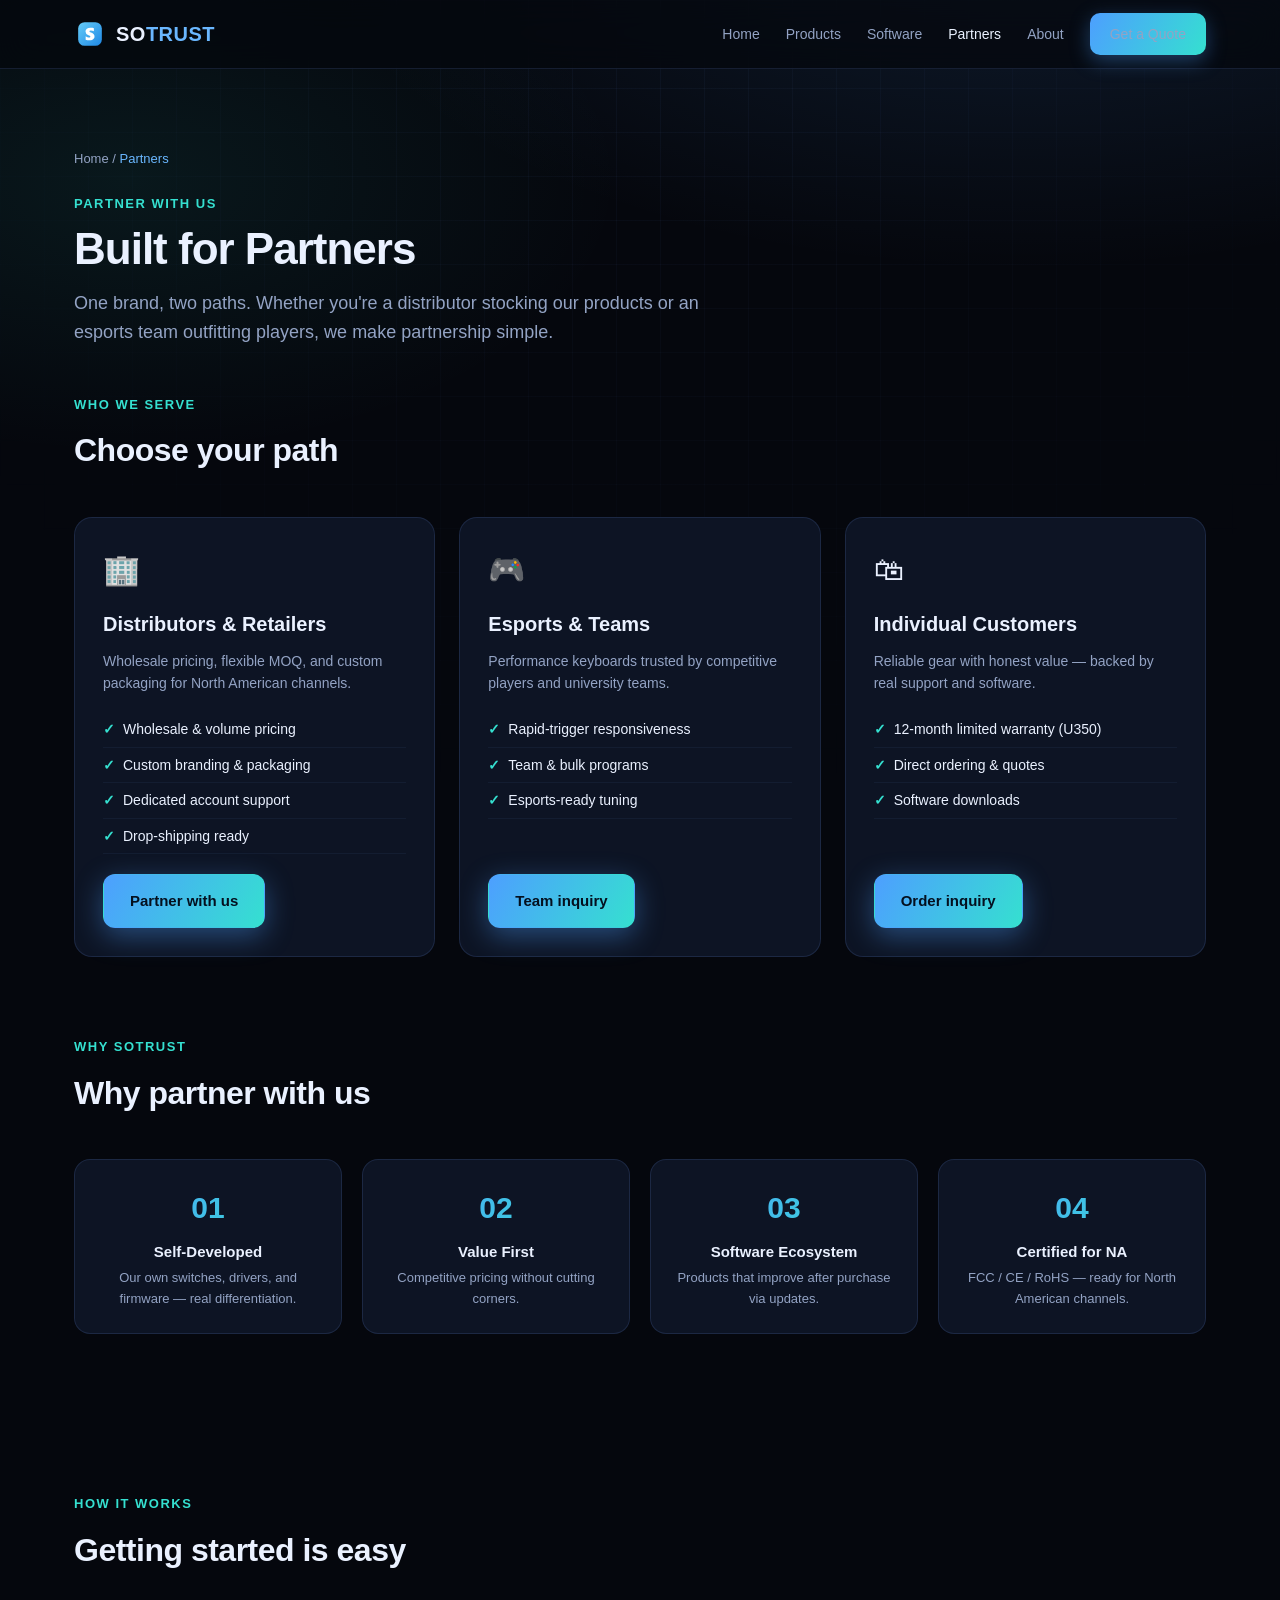
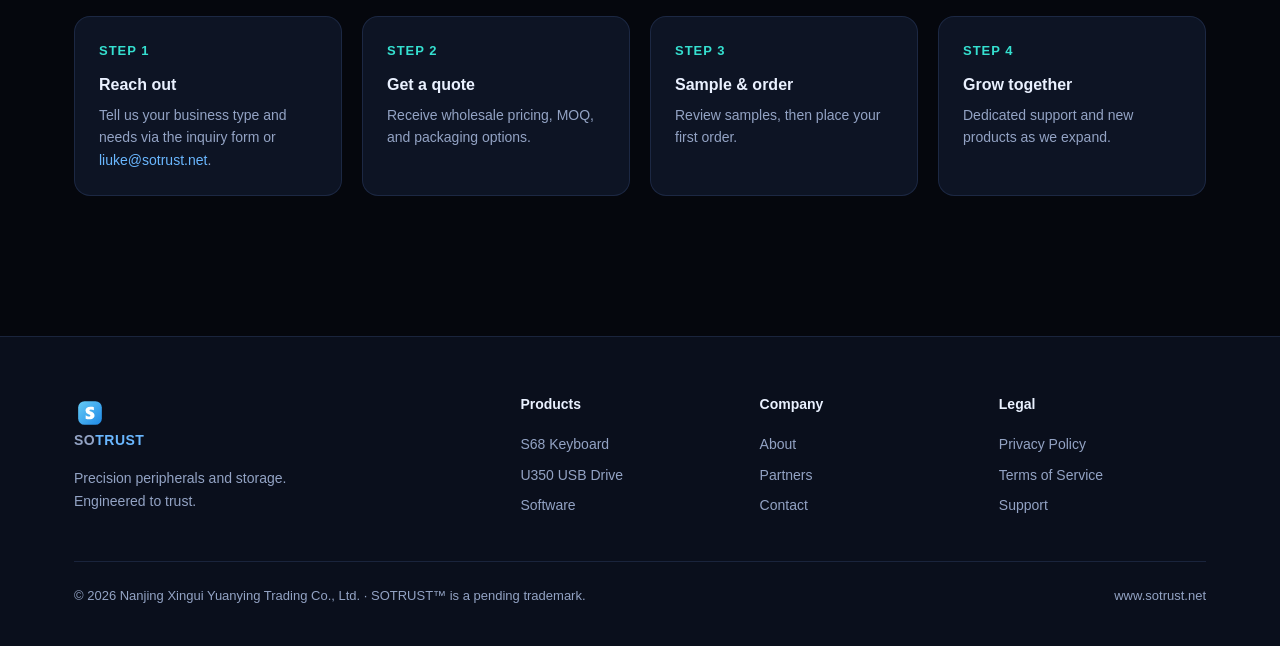
<file: partners.html>
<!DOCTYPE html>
<html lang="en">
<head>
<meta charset="UTF-8">
<meta name="viewport" content="width=device-width, initial-scale=1.0">
<title>Partners — SOTRUST™</title>
<meta name="description" content="Partner with SOTRUST — wholesale pricing, flexible MOQ, custom branding for distributors, retailers, and esports teams across North America.">
<link rel="stylesheet" href="css/style.css">
<style>
.buyers-grid{display:grid;grid-template-columns:repeat(3,1fr);gap:24px;padding-bottom:80px}
.buyer{border:1px solid var(--line);border-radius:18px;padding:28px;background:var(--panel);display:flex;flex-direction:column}
.buyer .ic{font-size:30px;margin-bottom:14px}
.buyer h3{font-size:20px;margin-bottom:10px}
.buyer p{color:var(--muted);font-size:14px;margin-bottom:18px}
.buyer ul{list-style:none;margin-bottom:20px}
.buyer li{padding:6px 0;font-size:14px;border-bottom:1px solid rgba(120,160,255,.06)}
.buyer li::before{content:"✓";color:var(--cyan);margin-right:8px;font-weight:700}
.buyer .cta{margin-top:auto}
.why-grid{display:grid;grid-template-columns:repeat(4,1fr);gap:20px;margin-bottom:80px}
.why{border:1px solid var(--line);border-radius:16px;padding:24px;background:var(--panel);text-align:center}
.why .n{font-size:30px;font-weight:800;background:var(--accent-grad);-webkit-background-clip:text;background-clip:text;color:transparent}
.why h4{font-size:15px;margin:8px 0 4px}
.why p{font-size:13px;color:var(--muted)}
.steps{display:grid;grid-template-columns:repeat(4,1fr);gap:20px;margin-bottom:60px}
.step{border:1px solid var(--line);border-radius:16px;padding:24px;background:var(--panel)}
.step .n{font-size:13px;color:var(--cyan);font-weight:700;text-transform:uppercase;letter-spacing:1px}
.step h4{font-size:16px;margin:10px 0 6px}
.step p{font-size:14px;color:var(--muted)}
@media(max-width:960px){.buyers-grid,.why-grid,.steps{grid-template-columns:1fr 1fr}}
@media(max-width:600px){.buyers-grid,.why-grid,.steps{grid-template-columns:1fr}}
</style>
<link rel="canonical" href="https://www.sotrust.net/partners">
<meta property="og:type" content="website">
<meta property="og:site_name" content="SOTRUST">
<meta property="og:title" content="Partners — SOTRUST™">
<meta property="og:description" content="Partner with SOTRUST — wholesale pricing, flexible MOQ, custom branding for distributors, retailers, and esports teams across North America.">
<meta property="og:url" content="https://www.sotrust.net/partners">
<meta property="og:image" content="https://www.sotrust.net/assets/products/s68/hero-white.jpeg">
<meta name="twitter:card" content="summary_large_image">
<meta name="twitter:title" content="Partners — SOTRUST™">
<meta name="twitter:description" content="Partner with SOTRUST — wholesale pricing, flexible MOQ, custom branding for distributors, retailers, and esports teams across North America.">
<meta name="twitter:image" content="https://www.sotrust.net/assets/products/s68/hero-white.jpeg">
<script type="application/ld+json">
{
  "@context": "https://schema.org",
  "@type": "Organization",
  "name": "SOTRUST",
  "alternateName": "SOTRUST™",
  "url": "https://www.sotrust.net/",
  "logo": "https://www.sotrust.net/assets/logo/logo.png",
  "slogan": "No So, No Trust — Engineered to Trust",
  "description": "SOTRUST designs hall-effect magnetic switch keyboards and dual-port USB storage, backed by its own software ecosystem. ODM, wholesale and distribution for the North American market.",
  "email": "liuke@sotrust.net",
  "address": {
    "@type": "PostalAddress",
    "addressCountry": "CN"
  },
  "sameAs": [
    "https://github.com/sotrust-liuke/sotrust-site"
  ]
}
</script>
</head>
<body>

<nav class="nav">
  <div class="wrap nav-inner">
    <a href="/" class="logo"><img src="assets/logo/icon.svg" alt="SOTRUST" width="32" height="32"><span>SO<b>TRUST</b></span></a>
    <div class="nav-links">
      <a href="/">Home</a>
      <a href="/products">Products</a>
      <a href="/software">Software</a>
      <a href="/partners" class="active">Partners</a>
      <a href="/about">About</a>
      <a href="/contact" class="nav-cta">Get a Quote</a>
    </div>
  </div>
</nav>

<header class="page-head">
  <div class="wrap">
    <div class="breadcrumb"><a href="/">Home</a> / <span>Partners</span></div>
    <div class="eyebrow">Partner With Us</div>
    <h1>Built for Partners</h1>
    <p class="lede">One brand, two paths. Whether you're a distributor stocking our products or an esports team outfitting players, we make partnership simple.</p>
  </div>
</header>

<section class="wrap">
  <div class="sec-head">
    <div class="eyebrow">Who We Serve</div>
    <h2>Choose your path</h2>
  </div>
  <div class="buyers-grid">
    <div class="buyer">
      <div class="ic">🏢</div>
      <h3>Distributors &amp; Retailers</h3>
      <p>Wholesale pricing, flexible MOQ, and custom packaging for North American channels.</p>
      <ul>
        <li>Wholesale &amp; volume pricing</li>
        <li>Custom branding &amp; packaging</li>
        <li>Dedicated account support</li>
        <li>Drop-shipping ready</li>
      </ul>
      <div class="cta"><a href="/contact" class="btn primary">Partner with us</a></div>
    </div>
    <div class="buyer">
      <div class="ic">🎮</div>
      <h3>Esports &amp; Teams</h3>
      <p>Performance keyboards trusted by competitive players and university teams.</p>
      <ul>
        <li>Rapid-trigger responsiveness</li>
        <li>Team &amp; bulk programs</li>
        <li>Esports-ready tuning</li>
      </ul>
      <div class="cta"><a href="/contact" class="btn primary">Team inquiry</a></div>
    </div>
    <div class="buyer">
      <div class="ic">🛍</div>
      <h3>Individual Customers</h3>
      <p>Reliable gear with honest value — backed by real support and software.</p>
      <ul>
        <li>12-month limited warranty (U350)</li>
        <li>Direct ordering &amp; quotes</li>
        <li>Software downloads</li>
      </ul>
      <div class="cta"><a href="/contact" class="btn primary">Order inquiry</a></div>
    </div>
  </div>
</section>

<section class="wrap" style="padding-bottom:80px">
  <div class="sec-head">
    <div class="eyebrow">Why SOTRUST</div>
    <h2>Why partner with us</h2>
  </div>
  <div class="why-grid">
    <div class="why"><div class="n">01</div><h4>Self-Developed</h4><p>Our own switches, drivers, and firmware — real differentiation.</p></div>
    <div class="why"><div class="n">02</div><h4>Value First</h4><p>Competitive pricing without cutting corners.</p></div>
    <div class="why"><div class="n">03</div><h4>Software Ecosystem</h4><p>Products that improve after purchase via updates.</p></div>
    <div class="why"><div class="n">04</div><h4>Certified for NA</h4><p>FCC / CE / RoHS — ready for North American channels.</p></div>
  </div>
</section>

<section class="wrap" style="padding-bottom:80px">
  <div class="sec-head">
    <div class="eyebrow">How It Works</div>
    <h2>Getting started is easy</h2>
  </div>
  <div class="steps">
    <div class="step"><div class="n">Step 1</div><h4>Reach out</h4><p>Tell us your business type and needs via the inquiry form or <a href="mailto:liuke@sotrust.net" style="color:var(--blue2)">liuke@sotrust.net</a>.</p></div>
    <div class="step"><div class="n">Step 2</div><h4>Get a quote</h4><p>Receive wholesale pricing, MOQ, and packaging options.</p></div>
    <div class="step"><div class="n">Step 3</div><h4>Sample &amp; order</h4><p>Review samples, then place your first order.</p></div>
    <div class="step"><div class="n">Step 4</div><h4>Grow together</h4><p>Dedicated support and new products as we expand.</p></div>
  </div>
</section>

<footer>
  <div class="wrap">
    <div class="foot-grid">
      <div class="foot-brand">
        <a href="/" class="logo"><img src="assets/logo/icon.svg" alt="SOTRUST" width="32" height="32"><span>SO<b>TRUST</b></span></a>
        <p>Precision peripherals and storage. Engineered to trust.</p>
      </div>
      <div><h5>Products</h5><a href="/s68">S68 Keyboard</a><a href="/u350">U350 USB Drive</a><a href="/software">Software</a></div>
      <div><h5>Company</h5><a href="/about">About</a><a href="/partners">Partners</a><a href="/contact">Contact</a></div>
      <div><h5>Legal</h5><a href="/privacy">Privacy Policy</a><a href="/terms">Terms of Service</a><a href="/support">Support</a></div>
    </div>
    <div class="foot-bottom">
      <span>© 2026 Nanjing Xingui Yuanying Trading Co., Ltd. · SOTRUST™ is a pending trademark.</span>
      <span>www.sotrust.net</span>
    </div>
  </div>
</footer>

</body>
</html>
</file>
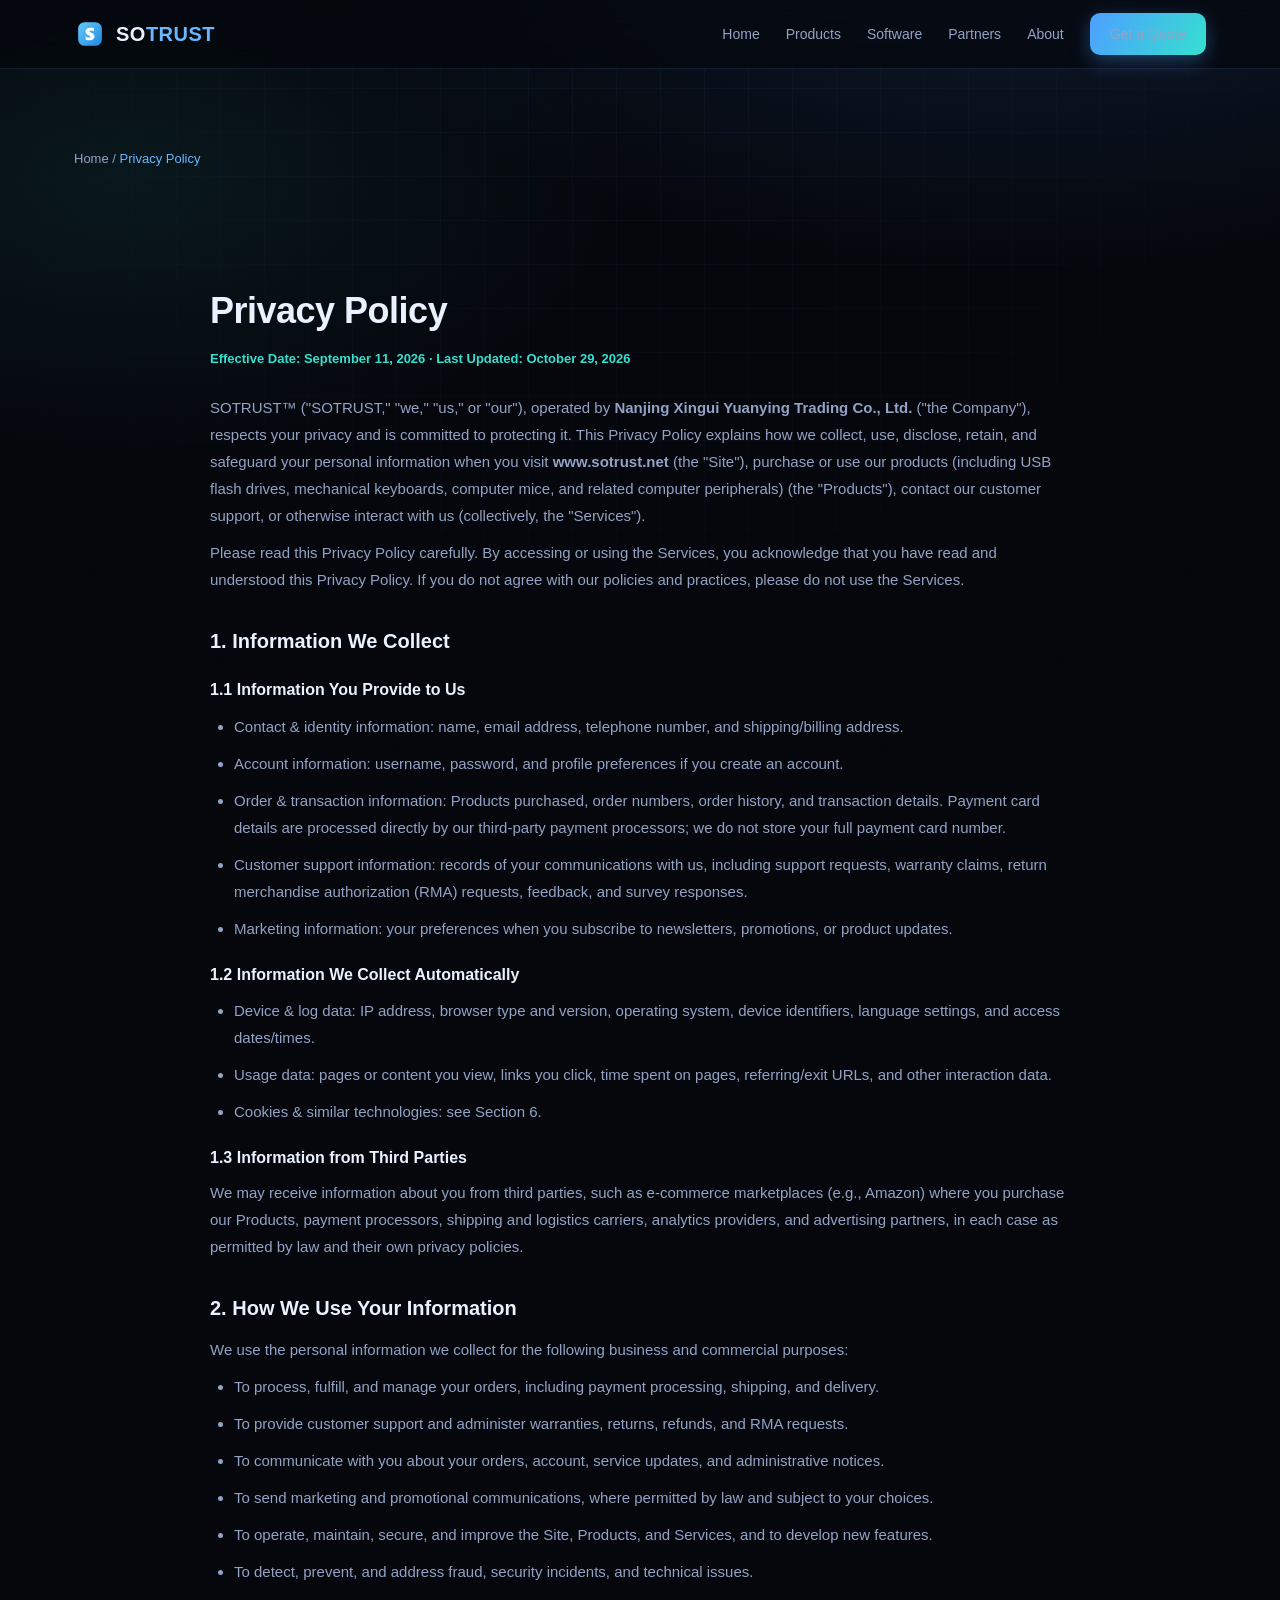
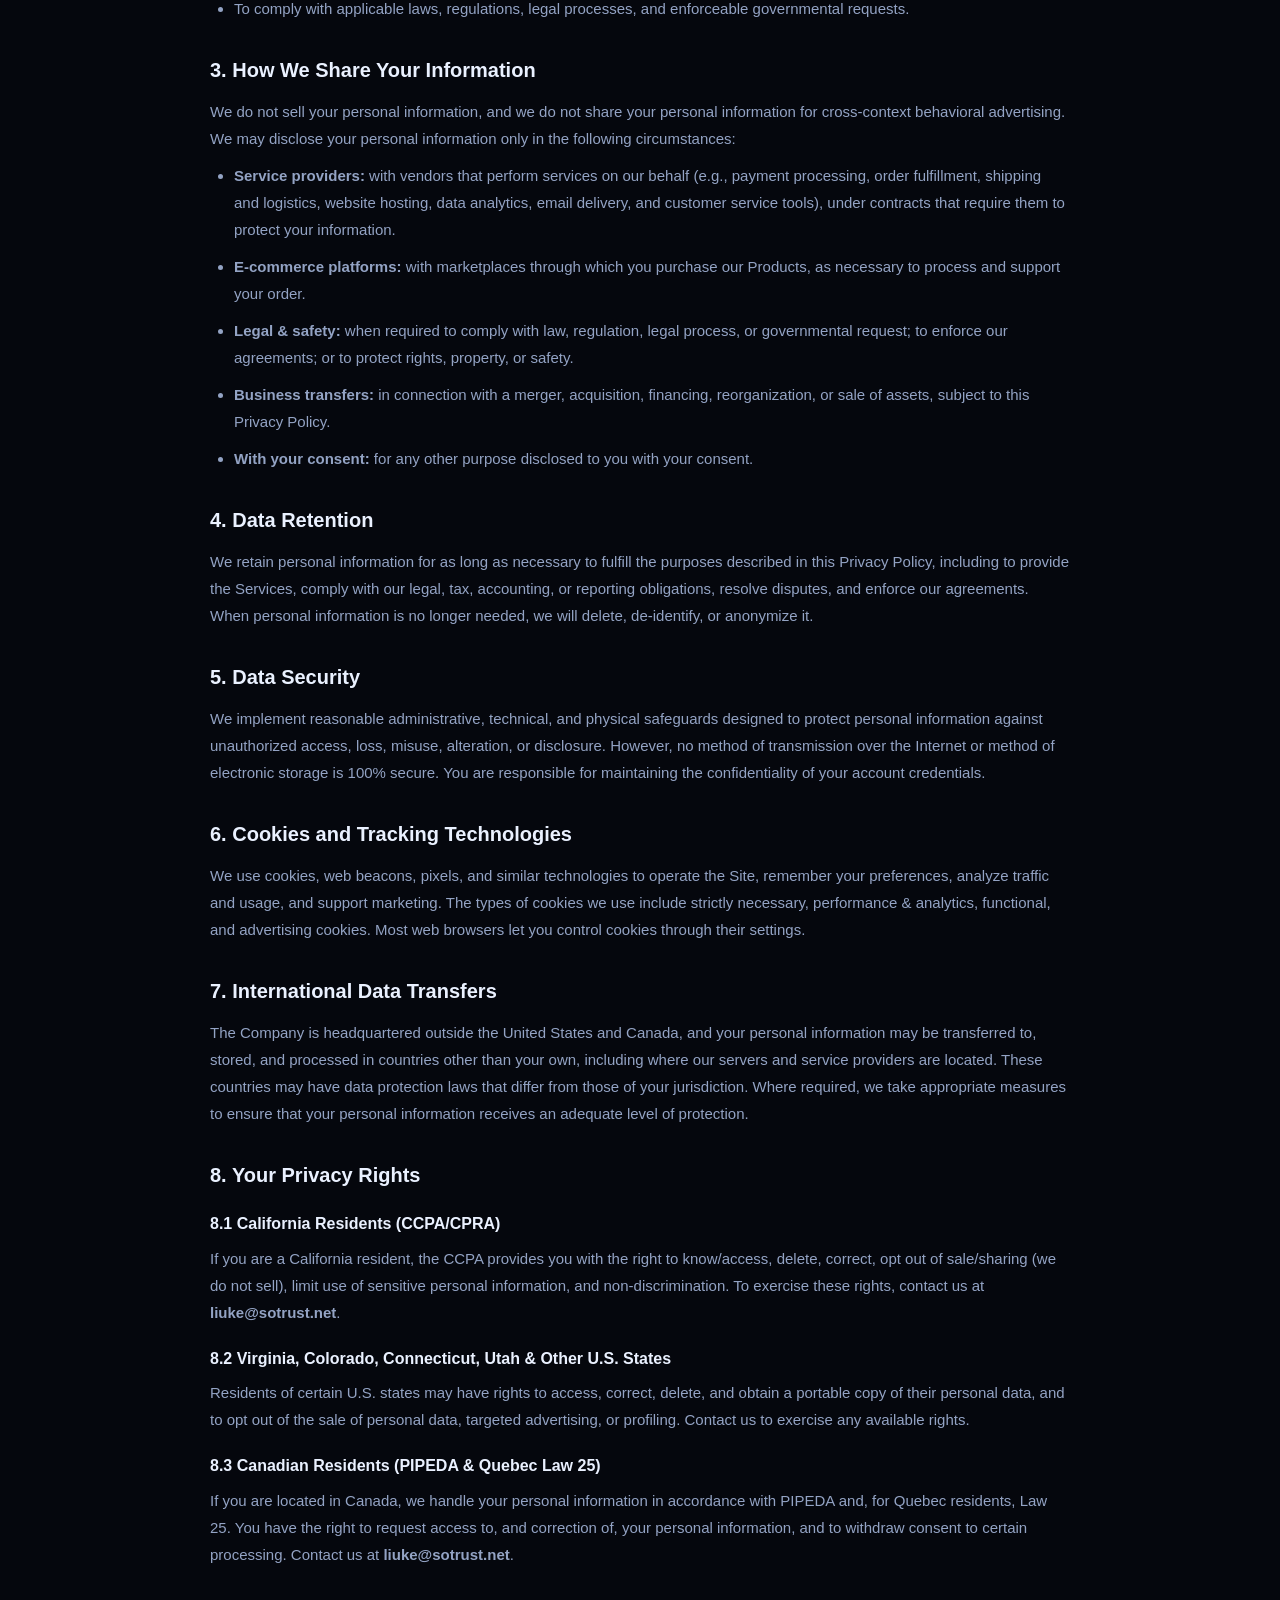
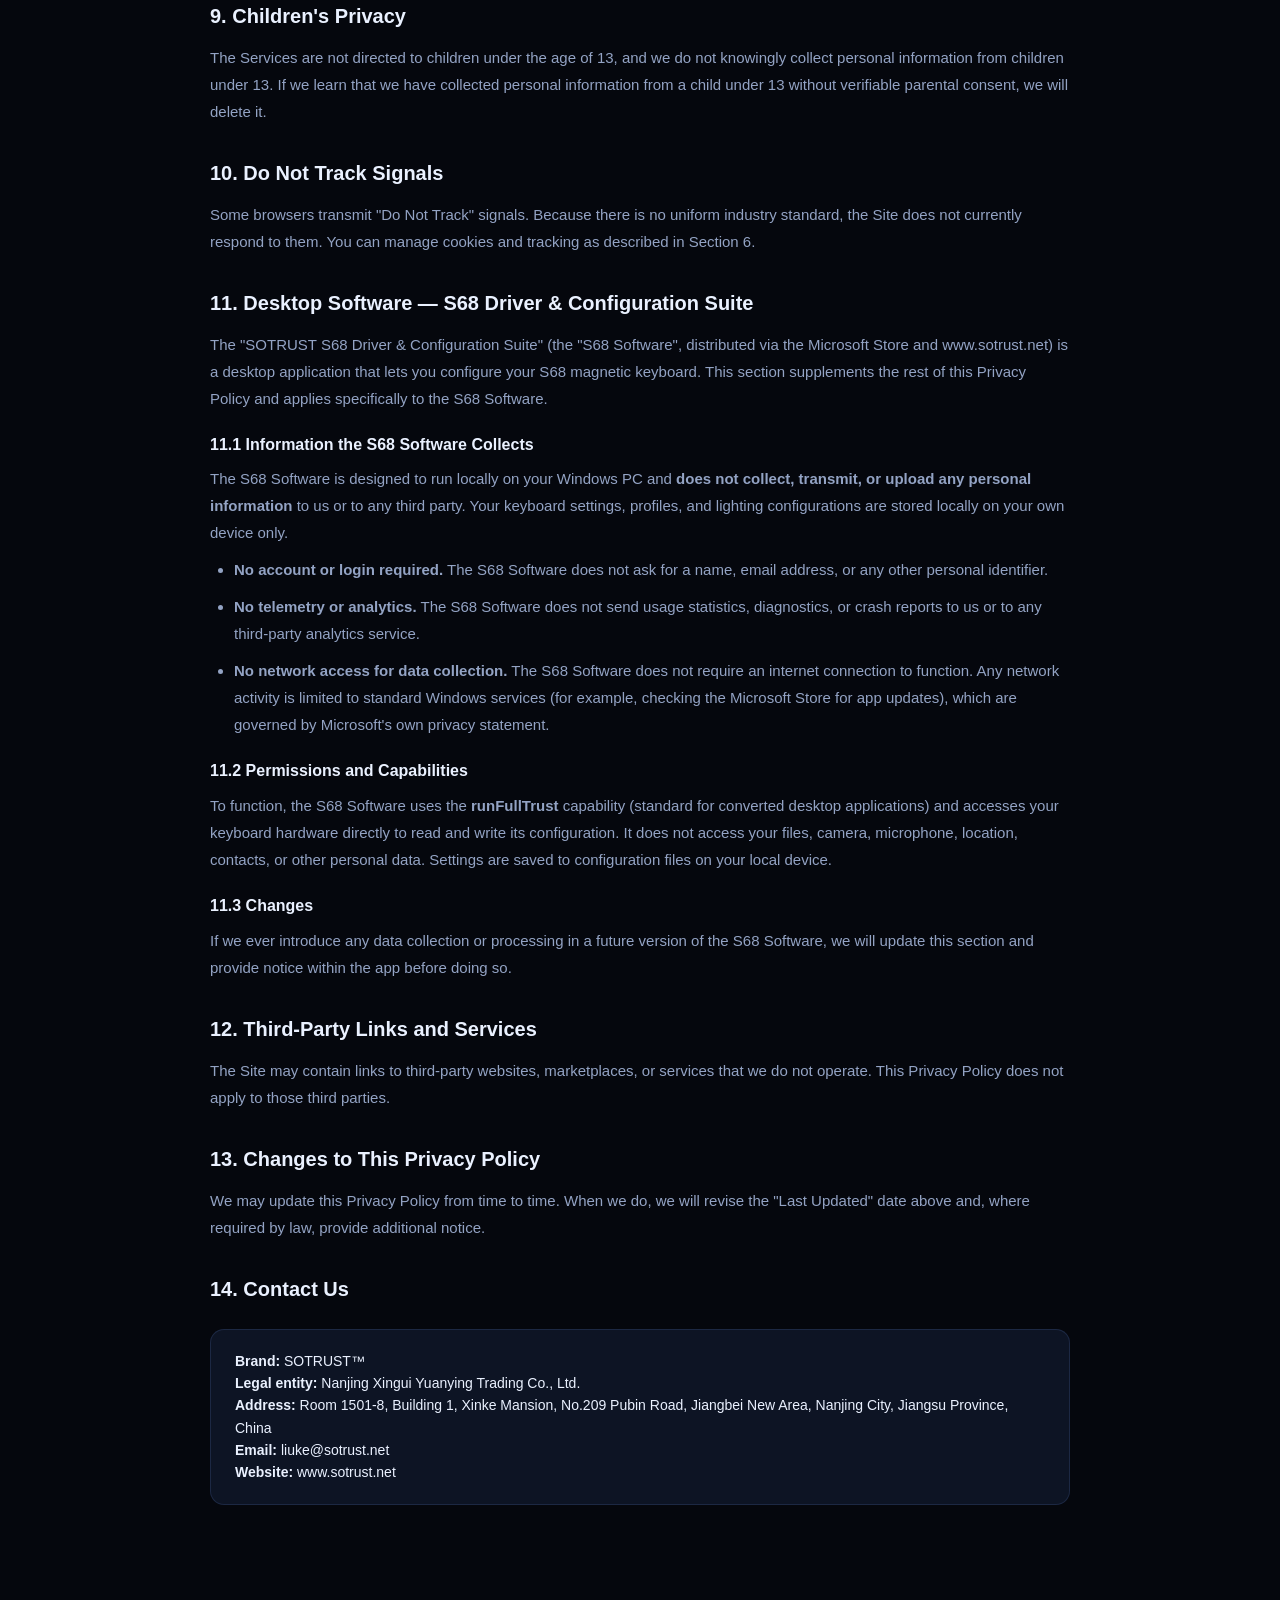
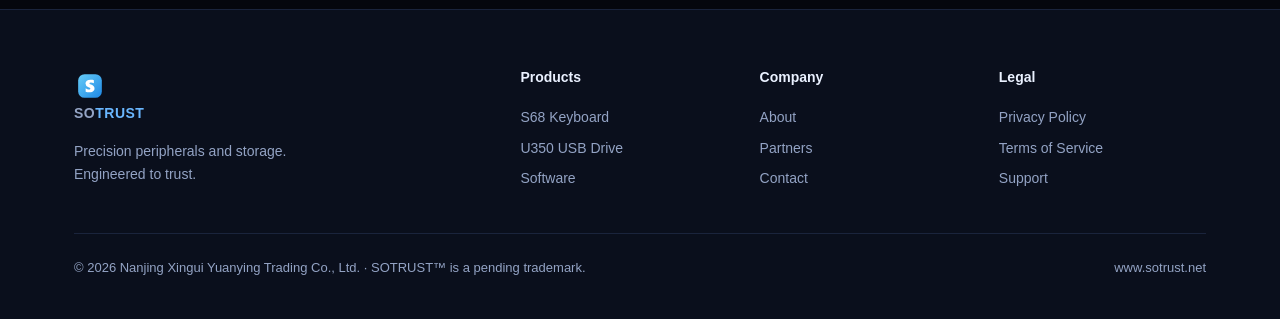
<file: privacy.html>
<!DOCTYPE html>
<html lang="en">
<head>
<meta charset="UTF-8">
<meta name="viewport" content="width=device-width, initial-scale=1.0">
<title>Privacy Policy — SOTRUST™</title>
<meta name="description" content="SOTRUST Privacy Policy — how we collect, use, and protect your personal information.">
<link rel="stylesheet" href="css/style.css">
<style>
.legal{max-width:860px;margin:0 auto;padding:40px 0 80px}
.legal h1{font-size:36px;font-weight:800;margin-bottom:10px;letter-spacing:-.5px}
.legal h2{font-size:20px;font-weight:700;margin:32px 0 12px;color:var(--text)}
.legal h3{font-size:16px;font-weight:700;margin:20px 0 8px;color:var(--text)}
.legal p,.legal li{color:var(--muted);font-size:15px;line-height:1.8;margin-bottom:10px}
.legal ol,.legal ul{padding-left:24px;margin:10px 0}
.legal .meta{color:var(--cyan);font-size:13px;font-weight:600;margin-bottom:24px}
.legal .info{background:var(--panel);border:1px solid var(--line);border-radius:14px;padding:20px 24px;margin:24px 0;font-size:14px}
.legal .info b{color:var(--text)}
</style>
<link rel="canonical" href="https://www.sotrust.net/privacy">
<meta property="og:type" content="website">
<meta property="og:site_name" content="SOTRUST">
<meta property="og:title" content="Privacy Policy — SOTRUST™">
<meta property="og:description" content="SOTRUST Privacy Policy — how we collect, use, and protect your personal information.">
<meta property="og:url" content="https://www.sotrust.net/privacy">
<meta property="og:image" content="https://www.sotrust.net/assets/products/s68/hero-white.jpeg">
<meta name="twitter:card" content="summary_large_image">
<meta name="twitter:title" content="Privacy Policy — SOTRUST™">
<meta name="twitter:description" content="SOTRUST Privacy Policy — how we collect, use, and protect your personal information.">
<meta name="twitter:image" content="https://www.sotrust.net/assets/products/s68/hero-white.jpeg">
</head>
<body>

<nav class="nav">
  <div class="wrap nav-inner">
    <a href="/" class="logo"><img src="assets/logo/icon.svg" alt="SOTRUST" width="32" height="32"><span>SO<b>TRUST</b></span></a>
    <div class="nav-links">
      <a href="/">Home</a>
      <a href="/products">Products</a>
      <a href="/software">Software</a>
      <a href="/partners">Partners</a>
      <a href="/about">About</a>
      <a href="/contact" class="nav-cta">Get a Quote</a>
    </div>
  </div>
</nav>

<header class="page-head">
  <div class="wrap">
    <div class="breadcrumb"><a href="/">Home</a> / <span>Privacy Policy</span></div>
  </div>
</header>

<section class="wrap legal">
  <h1>Privacy Policy</h1>
  <div class="meta">Effective Date: September 11, 2026 · Last Updated: October 29, 2026</div>

  <p>SOTRUST™ ("SOTRUST," "we," "us," or "our"), operated by <b>Nanjing Xingui Yuanying Trading Co., Ltd.</b> ("the Company"), respects your privacy and is committed to protecting it. This Privacy Policy explains how we collect, use, disclose, retain, and safeguard your personal information when you visit <b>www.sotrust.net</b> (the "Site"), purchase or use our products (including USB flash drives, mechanical keyboards, computer mice, and related computer peripherals) (the "Products"), contact our customer support, or otherwise interact with us (collectively, the "Services").</p>

  <p>Please read this Privacy Policy carefully. By accessing or using the Services, you acknowledge that you have read and understood this Privacy Policy. If you do not agree with our policies and practices, please do not use the Services.</p>

  <h2>1. Information We Collect</h2>
  <h3>1.1 Information You Provide to Us</h3>
  <ul>
    <li>Contact &amp; identity information: name, email address, telephone number, and shipping/billing address.</li>
    <li>Account information: username, password, and profile preferences if you create an account.</li>
    <li>Order &amp; transaction information: Products purchased, order numbers, order history, and transaction details. Payment card details are processed directly by our third-party payment processors; we do not store your full payment card number.</li>
    <li>Customer support information: records of your communications with us, including support requests, warranty claims, return merchandise authorization (RMA) requests, feedback, and survey responses.</li>
    <li>Marketing information: your preferences when you subscribe to newsletters, promotions, or product updates.</li>
  </ul>
  <h3>1.2 Information We Collect Automatically</h3>
  <ul>
    <li>Device &amp; log data: IP address, browser type and version, operating system, device identifiers, language settings, and access dates/times.</li>
    <li>Usage data: pages or content you view, links you click, time spent on pages, referring/exit URLs, and other interaction data.</li>
    <li>Cookies &amp; similar technologies: see Section 6.</li>
  </ul>
  <h3>1.3 Information from Third Parties</h3>
  <p>We may receive information about you from third parties, such as e-commerce marketplaces (e.g., Amazon) where you purchase our Products, payment processors, shipping and logistics carriers, analytics providers, and advertising partners, in each case as permitted by law and their own privacy policies.</p>

  <h2>2. How We Use Your Information</h2>
  <p>We use the personal information we collect for the following business and commercial purposes:</p>
  <ul>
    <li>To process, fulfill, and manage your orders, including payment processing, shipping, and delivery.</li>
    <li>To provide customer support and administer warranties, returns, refunds, and RMA requests.</li>
    <li>To communicate with you about your orders, account, service updates, and administrative notices.</li>
    <li>To send marketing and promotional communications, where permitted by law and subject to your choices.</li>
    <li>To operate, maintain, secure, and improve the Site, Products, and Services, and to develop new features.</li>
    <li>To detect, prevent, and address fraud, security incidents, and technical issues.</li>
    <li>To comply with applicable laws, regulations, legal processes, and enforceable governmental requests.</li>
  </ul>

  <h2>3. How We Share Your Information</h2>
  <p>We do not sell your personal information, and we do not share your personal information for cross-context behavioral advertising. We may disclose your personal information only in the following circumstances:</p>
  <ul>
    <li><b>Service providers:</b> with vendors that perform services on our behalf (e.g., payment processing, order fulfillment, shipping and logistics, website hosting, data analytics, email delivery, and customer service tools), under contracts that require them to protect your information.</li>
    <li><b>E-commerce platforms:</b> with marketplaces through which you purchase our Products, as necessary to process and support your order.</li>
    <li><b>Legal &amp; safety:</b> when required to comply with law, regulation, legal process, or governmental request; to enforce our agreements; or to protect rights, property, or safety.</li>
    <li><b>Business transfers:</b> in connection with a merger, acquisition, financing, reorganization, or sale of assets, subject to this Privacy Policy.</li>
    <li><b>With your consent:</b> for any other purpose disclosed to you with your consent.</li>
  </ul>

  <h2>4. Data Retention</h2>
  <p>We retain personal information for as long as necessary to fulfill the purposes described in this Privacy Policy, including to provide the Services, comply with our legal, tax, accounting, or reporting obligations, resolve disputes, and enforce our agreements. When personal information is no longer needed, we will delete, de-identify, or anonymize it.</p>

  <h2>5. Data Security</h2>
  <p>We implement reasonable administrative, technical, and physical safeguards designed to protect personal information against unauthorized access, loss, misuse, alteration, or disclosure. However, no method of transmission over the Internet or method of electronic storage is 100% secure. You are responsible for maintaining the confidentiality of your account credentials.</p>

  <h2>6. Cookies and Tracking Technologies</h2>
  <p>We use cookies, web beacons, pixels, and similar technologies to operate the Site, remember your preferences, analyze traffic and usage, and support marketing. The types of cookies we use include strictly necessary, performance &amp; analytics, functional, and advertising cookies. Most web browsers let you control cookies through their settings.</p>

  <h2>7. International Data Transfers</h2>
  <p>The Company is headquartered outside the United States and Canada, and your personal information may be transferred to, stored, and processed in countries other than your own, including where our servers and service providers are located. These countries may have data protection laws that differ from those of your jurisdiction. Where required, we take appropriate measures to ensure that your personal information receives an adequate level of protection.</p>

  <h2>8. Your Privacy Rights</h2>
  <h3>8.1 California Residents (CCPA/CPRA)</h3>
  <p>If you are a California resident, the CCPA provides you with the right to know/access, delete, correct, opt out of sale/sharing (we do not sell), limit use of sensitive personal information, and non-discrimination. To exercise these rights, contact us at <b>liuke@sotrust.net</b>.</p>
  <h3>8.2 Virginia, Colorado, Connecticut, Utah &amp; Other U.S. States</h3>
  <p>Residents of certain U.S. states may have rights to access, correct, delete, and obtain a portable copy of their personal data, and to opt out of the sale of personal data, targeted advertising, or profiling. Contact us to exercise any available rights.</p>
  <h3>8.3 Canadian Residents (PIPEDA &amp; Quebec Law 25)</h3>
  <p>If you are located in Canada, we handle your personal information in accordance with PIPEDA and, for Quebec residents, Law 25. You have the right to request access to, and correction of, your personal information, and to withdraw consent to certain processing. Contact us at <b>liuke@sotrust.net</b>.</p>

  <h2>9. Children's Privacy</h2>
  <p>The Services are not directed to children under the age of 13, and we do not knowingly collect personal information from children under 13. If we learn that we have collected personal information from a child under 13 without verifiable parental consent, we will delete it.</p>

  <h2>10. Do Not Track Signals</h2>
  <p>Some browsers transmit "Do Not Track" signals. Because there is no uniform industry standard, the Site does not currently respond to them. You can manage cookies and tracking as described in Section 6.</p>

  <h2>11. Desktop Software — S68 Driver &amp; Configuration Suite</h2>
  <p>The "SOTRUST S68 Driver &amp; Configuration Suite" (the "S68 Software", distributed via the Microsoft Store and www.sotrust.net) is a desktop application that lets you configure your S68 magnetic keyboard. This section supplements the rest of this Privacy Policy and applies specifically to the S68 Software.</p>
  <h3>11.1 Information the S68 Software Collects</h3>
  <p>The S68 Software is designed to run locally on your Windows PC and <b>does not collect, transmit, or upload any personal information</b> to us or to any third party. Your keyboard settings, profiles, and lighting configurations are stored locally on your own device only.</p>
  <ul>
    <li><b>No account or login required.</b> The S68 Software does not ask for a name, email address, or any other personal identifier.</li>
    <li><b>No telemetry or analytics.</b> The S68 Software does not send usage statistics, diagnostics, or crash reports to us or to any third-party analytics service.</li>
    <li><b>No network access for data collection.</b> The S68 Software does not require an internet connection to function. Any network activity is limited to standard Windows services (for example, checking the Microsoft Store for app updates), which are governed by Microsoft's own privacy statement.</li>
  </ul>
  <h3>11.2 Permissions and Capabilities</h3>
  <p>To function, the S68 Software uses the <b>runFullTrust</b> capability (standard for converted desktop applications) and accesses your keyboard hardware directly to read and write its configuration. It does not access your files, camera, microphone, location, contacts, or other personal data. Settings are saved to configuration files on your local device.</p>
  <h3>11.3 Changes</h3>
  <p>If we ever introduce any data collection or processing in a future version of the S68 Software, we will update this section and provide notice within the app before doing so.</p>

  <h2>12. Third-Party Links and Services</h2>
  <p>The Site may contain links to third-party websites, marketplaces, or services that we do not operate. This Privacy Policy does not apply to those third parties.</p>

  <h2>13. Changes to This Privacy Policy</h2>
  <p>We may update this Privacy Policy from time to time. When we do, we will revise the "Last Updated" date above and, where required by law, provide additional notice.</p>

  <h2>14. Contact Us</h2>
  <div class="info">
    <b>Brand:</b> SOTRUST™<br>
    <b>Legal entity:</b> Nanjing Xingui Yuanying Trading Co., Ltd.<br>
    <b>Address:</b> Room 1501-8, Building 1, Xinke Mansion, No.209 Pubin Road, Jiangbei New Area, Nanjing City, Jiangsu Province, China<br>
    <b>Email:</b> liuke@sotrust.net<br>
    <b>Website:</b> www.sotrust.net
  </div>
</section>

<footer>
  <div class="wrap">
    <div class="foot-grid">
      <div class="foot-brand">
        <a href="/" class="logo"><img src="assets/logo/icon.svg" alt="SOTRUST" width="32" height="32"><span>SO<b>TRUST</b></span></a>
        <p>Precision peripherals and storage. Engineered to trust.</p>
      </div>
      <div><h5>Products</h5><a href="/s68">S68 Keyboard</a><a href="/u350">U350 USB Drive</a><a href="/software">Software</a></div>
      <div><h5>Company</h5><a href="/about">About</a><a href="/partners">Partners</a><a href="/contact">Contact</a></div>
      <div><h5>Legal</h5><a href="/privacy">Privacy Policy</a><a href="/terms">Terms of Service</a><a href="/support">Support</a></div>
    </div>
    <div class="foot-bottom">
      <span>© 2026 Nanjing Xingui Yuanying Trading Co., Ltd. · SOTRUST™ is a pending trademark.</span>
      <span>www.sotrust.net</span>
    </div>
  </div>
</footer>

</body>
</html>
</file>
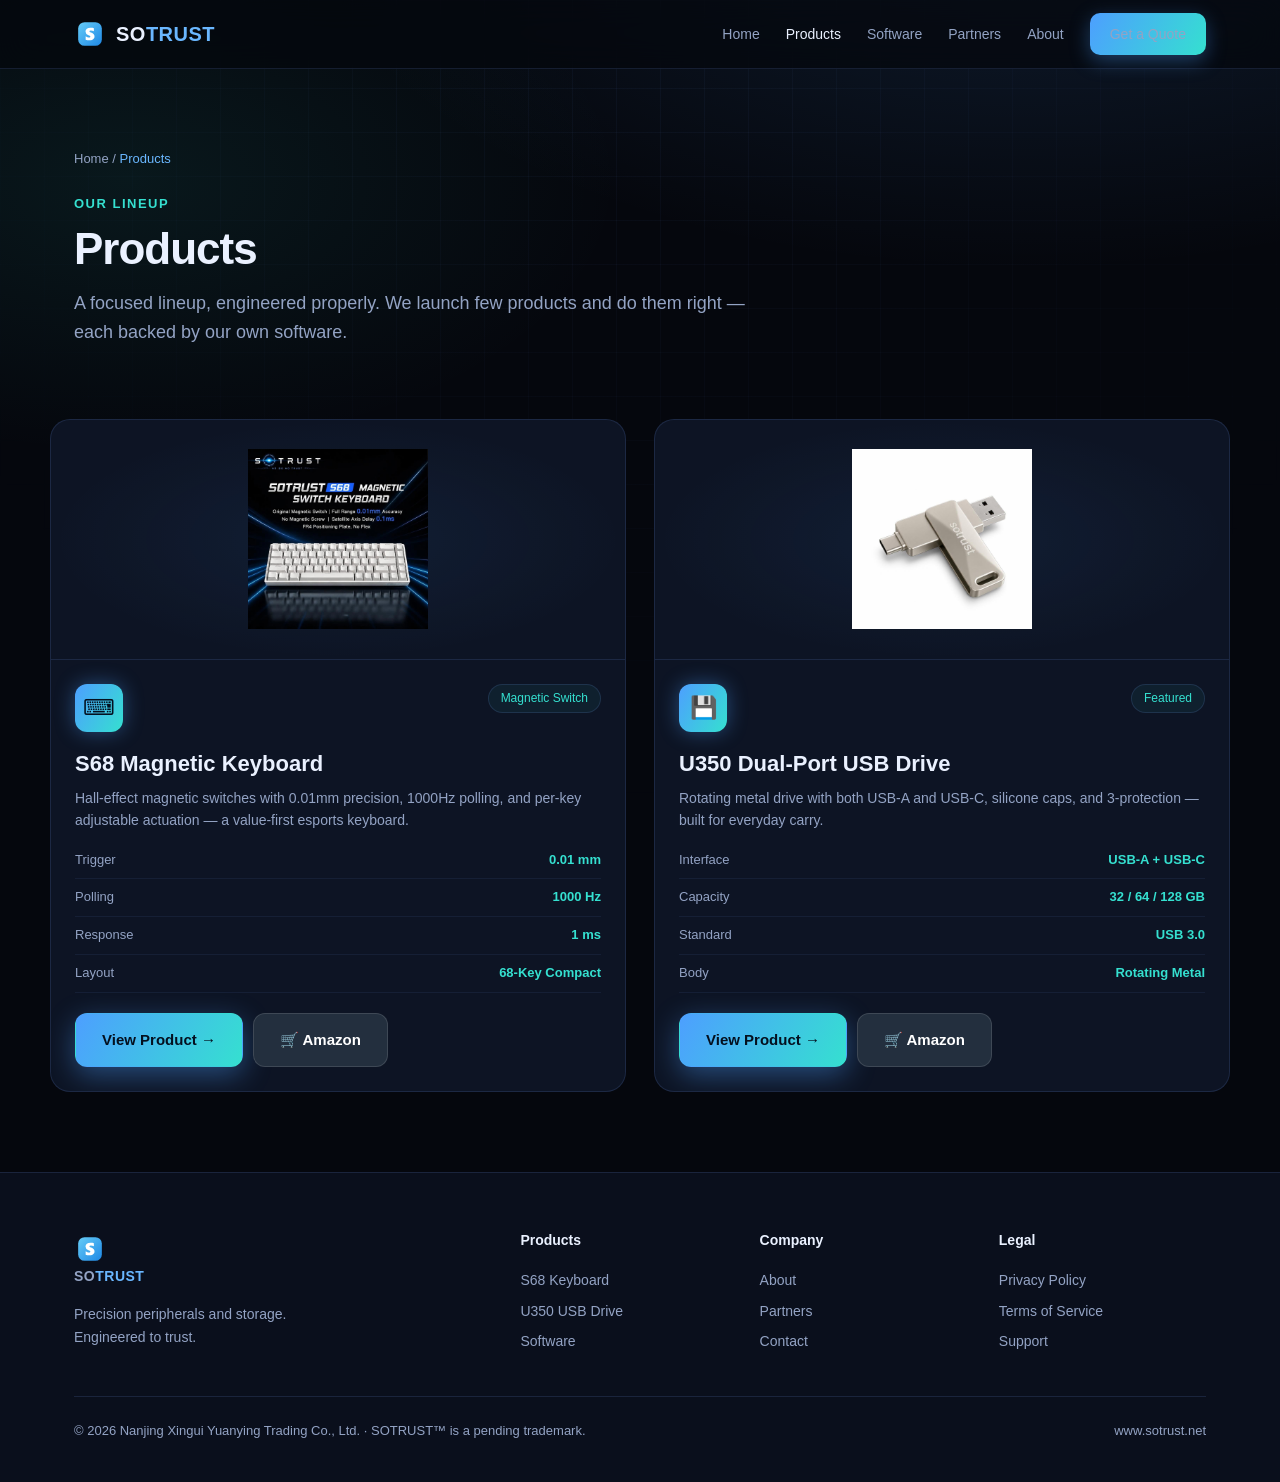
<file: products.html>
<!DOCTYPE html>
<html lang="en">
<head>
<meta charset="UTF-8">
<meta name="viewport" content="width=device-width, initial-scale=1.0">
<title>Products — SOTRUST™</title>
<meta name="description" content="SOTRUST products: S68 hall-effect magnetic keyboard and U350 dual-port USB drive. Backed by our own software ecosystem.">
<link rel="stylesheet" href="css/style.css">
<style>
.prod-grid{display:grid;grid-template-columns:repeat(2,1fr);gap:28px;padding:24px 0 80px}
.prod{background:var(--panel);border:1px solid var(--line);border-radius:20px;padding:0;position:relative;overflow:hidden;transition:.25s;display:flex;flex-direction:column}
.prod:hover{border-color:rgba(77,159,255,.5);transform:translateY(-4px);box-shadow:0 18px 50px rgba(0,0,0,.5)}
.prod .img{background:radial-gradient(ellipse at center,rgba(77,159,255,.08),transparent 70%);padding:28px;display:flex;align-items:center;justify-content:center;height:240px;border-bottom:1px solid var(--line)}
.prod .img img{max-width:100%;max-height:180px;object-fit:contain}
.prod .body{padding:24px;display:flex;flex-direction:column;flex:1}
.prod .p-top{display:flex;justify-content:space-between;align-items:flex-start;margin-bottom:14px}
.prod .p-icon{width:48px;height:48px;border-radius:12px;background:var(--accent-grad);display:grid;place-items:center;font-size:22px;color:#04101f;box-shadow:0 0 20px rgba(77,159,255,.4)}
.prod h3{font-size:22px;margin-bottom:6px}
.prod p{color:var(--muted);font-size:14px;margin-bottom:18px;flex:1}
.specs{display:flex;flex-direction:column;gap:8px;margin-bottom:20px}
.spec{display:flex;justify-content:space-between;font-size:13px;padding-bottom:8px;border-bottom:1px solid rgba(120,160,255,.08)}
.spec .k{color:var(--muted)}
.spec .v{font-weight:600;color:var(--cyan)}
.prod .cta-row{display:flex;gap:10px;flex-wrap:wrap}
@media(max-width:960px){.prod-grid{grid-template-columns:1fr}}
</style>
<link rel="canonical" href="https://www.sotrust.net/products">
<meta property="og:type" content="website">
<meta property="og:site_name" content="SOTRUST">
<meta property="og:title" content="Products — SOTRUST™">
<meta property="og:description" content="SOTRUST products: S68 hall-effect magnetic keyboard and U350 dual-port USB drive. Backed by our own software ecosystem.">
<meta property="og:url" content="https://www.sotrust.net/products">
<meta property="og:image" content="https://www.sotrust.net/assets/products/s68/hero-white.jpeg">
<meta name="twitter:card" content="summary_large_image">
<meta name="twitter:title" content="Products — SOTRUST™">
<meta name="twitter:description" content="SOTRUST products: S68 hall-effect magnetic keyboard and U350 dual-port USB drive. Backed by our own software ecosystem.">
<meta name="twitter:image" content="https://www.sotrust.net/assets/products/s68/hero-white.jpeg">
</head>
<body>

<nav class="nav">
  <div class="wrap nav-inner">
    <a href="/" class="logo"><img src="assets/logo/icon.svg" alt="SOTRUST" width="32" height="32"><span>SO<b>TRUST</b></span></a>
    <div class="nav-links">
      <a href="/">Home</a>
      <a href="/products" class="active">Products</a>
      <a href="/software">Software</a>
      <a href="/partners">Partners</a>
      <a href="/about">About</a>
      <a href="/contact" class="nav-cta">Get a Quote</a>
    </div>
  </div>
</nav>

<header class="page-head">
  <div class="wrap">
    <div class="breadcrumb"><a href="/">Home</a> / <span>Products</span></div>
    <div class="eyebrow">Our Lineup</div>
    <h1>Products</h1>
    <p class="lede">A focused lineup, engineered properly. We launch few products and do them right — each backed by our own software.</p>
  </div>
</header>

<section class="wrap prod-grid">
  <div class="prod">
    <div class="img"><img src="assets/products/s68/hero-white.jpeg" alt="S68"></div>
    <div class="body">
      <div class="p-top"><div class="p-icon">⌨</div><span class="pill">Magnetic Switch</span></div>
      <h3>S68 Magnetic Keyboard</h3>
      <p>Hall-effect magnetic switches with 0.01mm precision, 1000Hz polling, and per-key adjustable actuation — a value-first esports keyboard.</p>
      <div class="specs">
        <div class="spec"><span class="k">Trigger</span><span class="v">0.01 mm</span></div>
        <div class="spec"><span class="k">Polling</span><span class="v">1000 Hz</span></div>
        <div class="spec"><span class="k">Response</span><span class="v">1 ms</span></div>
        <div class="spec"><span class="k">Layout</span><span class="v">68-Key Compact</span></div>
      </div>
      <div class="cta-row">
        <a href="/s68" class="btn primary">View Product →</a>
        <a href="https://www.amazon.com/dp/B0H9D67492" target="_blank" rel="noopener" class="btn amazon"><span class="amz">🛒 Amazon</span></a>
      </div>
    </div>
  </div>
  <div class="prod">
    <div class="img"><img src="assets/products/u350/hero-main.jpg" alt="U350"></div>
    <div class="body">
      <div class="p-top"><div class="p-icon">💾</div><span class="pill">Featured</span></div>
      <h3>U350 Dual-Port USB Drive</h3>
      <p>Rotating metal drive with both USB-A and USB-C, silicone caps, and 3-protection — built for everyday carry.</p>
      <div class="specs">
        <div class="spec"><span class="k">Interface</span><span class="v">USB-A + USB-C</span></div>
        <div class="spec"><span class="k">Capacity</span><span class="v">32 / 64 / 128 GB</span></div>
        <div class="spec"><span class="k">Standard</span><span class="v">USB 3.0</span></div>
        <div class="spec"><span class="k">Body</span><span class="v">Rotating Metal</span></div>
      </div>
      <div class="cta-row">
        <a href="/u350" class="btn primary">View Product →</a>
        <a href="https://www.amazon.com/dp/B0H49N1F6R" target="_blank" rel="noopener" class="btn amazon"><span class="amz">🛒 Amazon</span></a>
      </div>
    </div>
  </div>
</section>

<footer>
  <div class="wrap">
    <div class="foot-grid">
      <div class="foot-brand">
        <a href="/" class="logo"><img src="assets/logo/icon.svg" alt="SOTRUST" width="32" height="32"><span>SO<b>TRUST</b></span></a>
        <p>Precision peripherals and storage. Engineered to trust.</p>
      </div>
      <div><h5>Products</h5><a href="/s68">S68 Keyboard</a><a href="/u350">U350 USB Drive</a><a href="/software">Software</a></div>
      <div><h5>Company</h5><a href="/about">About</a><a href="/partners">Partners</a><a href="/contact">Contact</a></div>
      <div><h5>Legal</h5><a href="/privacy">Privacy Policy</a><a href="/terms">Terms of Service</a><a href="/support">Support</a></div>
    </div>
    <div class="foot-bottom">
      <span>© 2026 Nanjing Xingui Yuanying Trading Co., Ltd. · SOTRUST™ is a pending trademark.</span>
      <span>www.sotrust.net</span>
    </div>
  </div>
</footer>

</body>
</html>
</file>
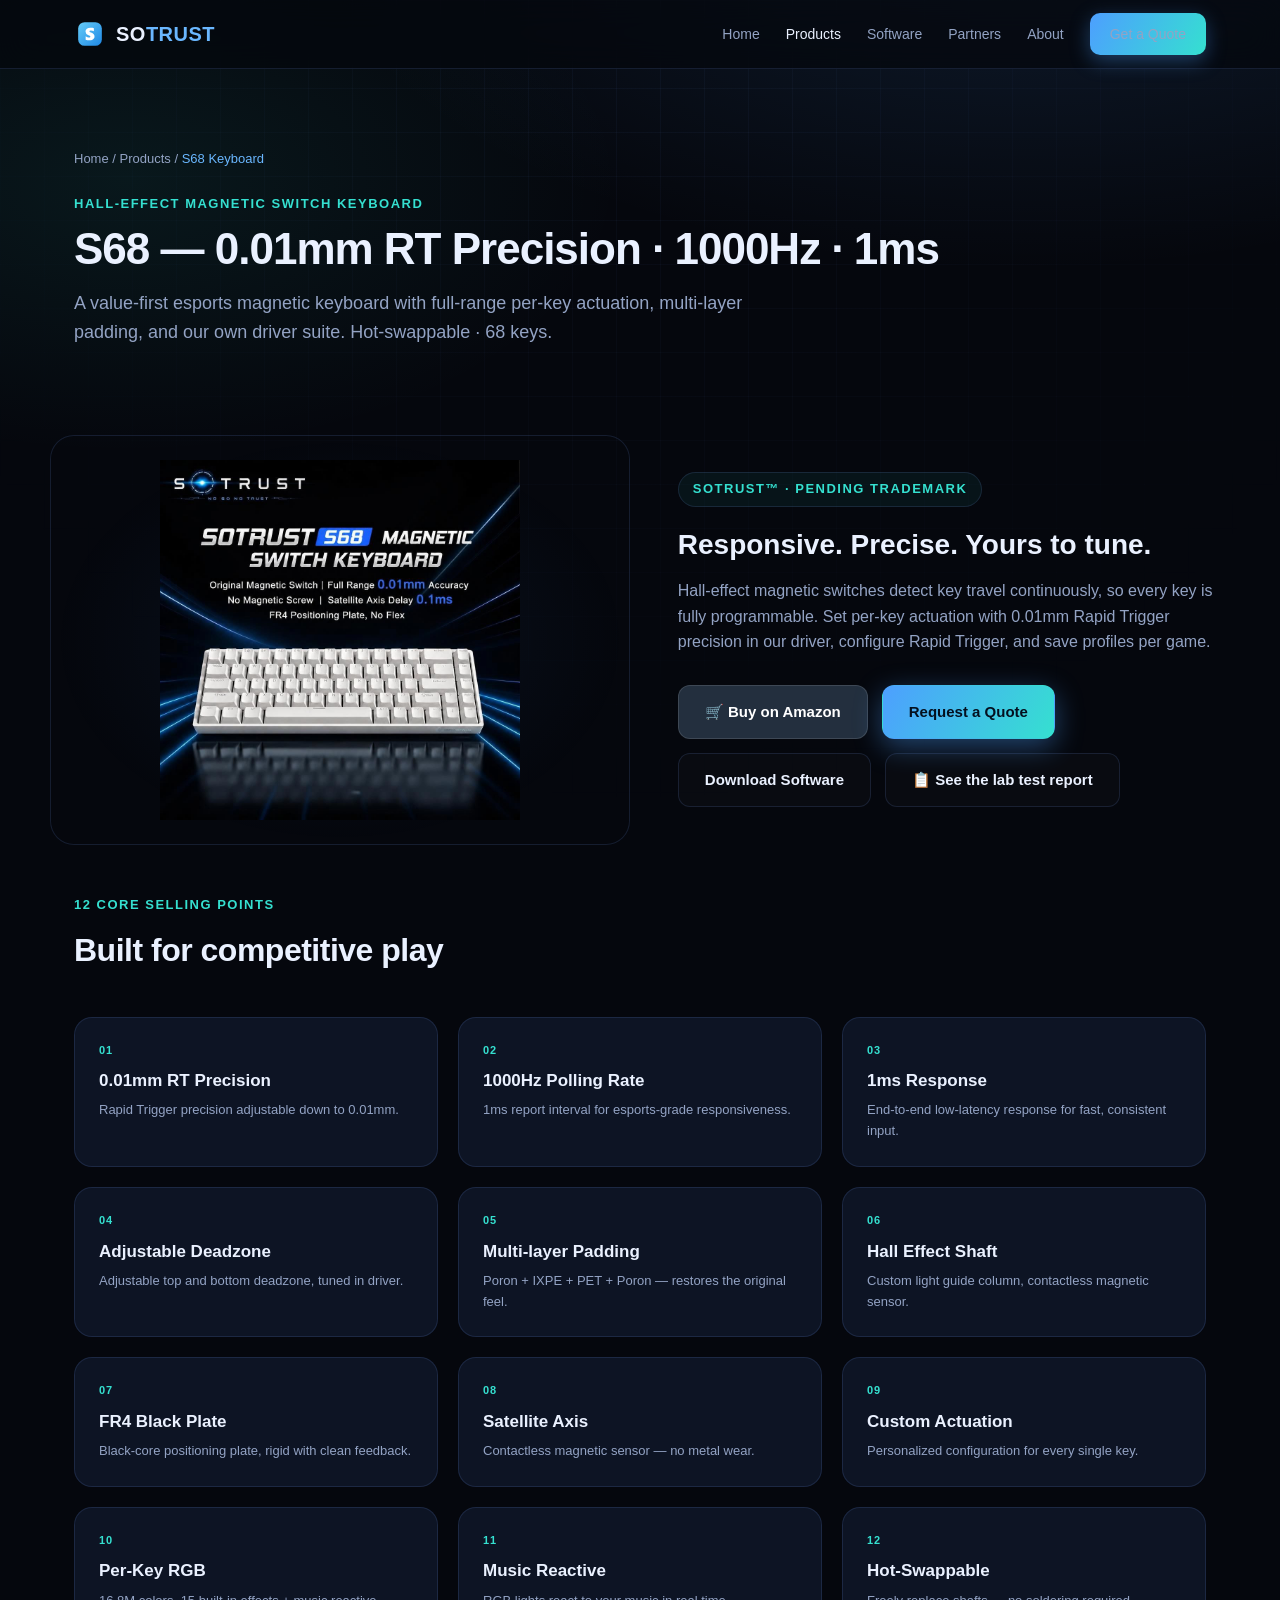
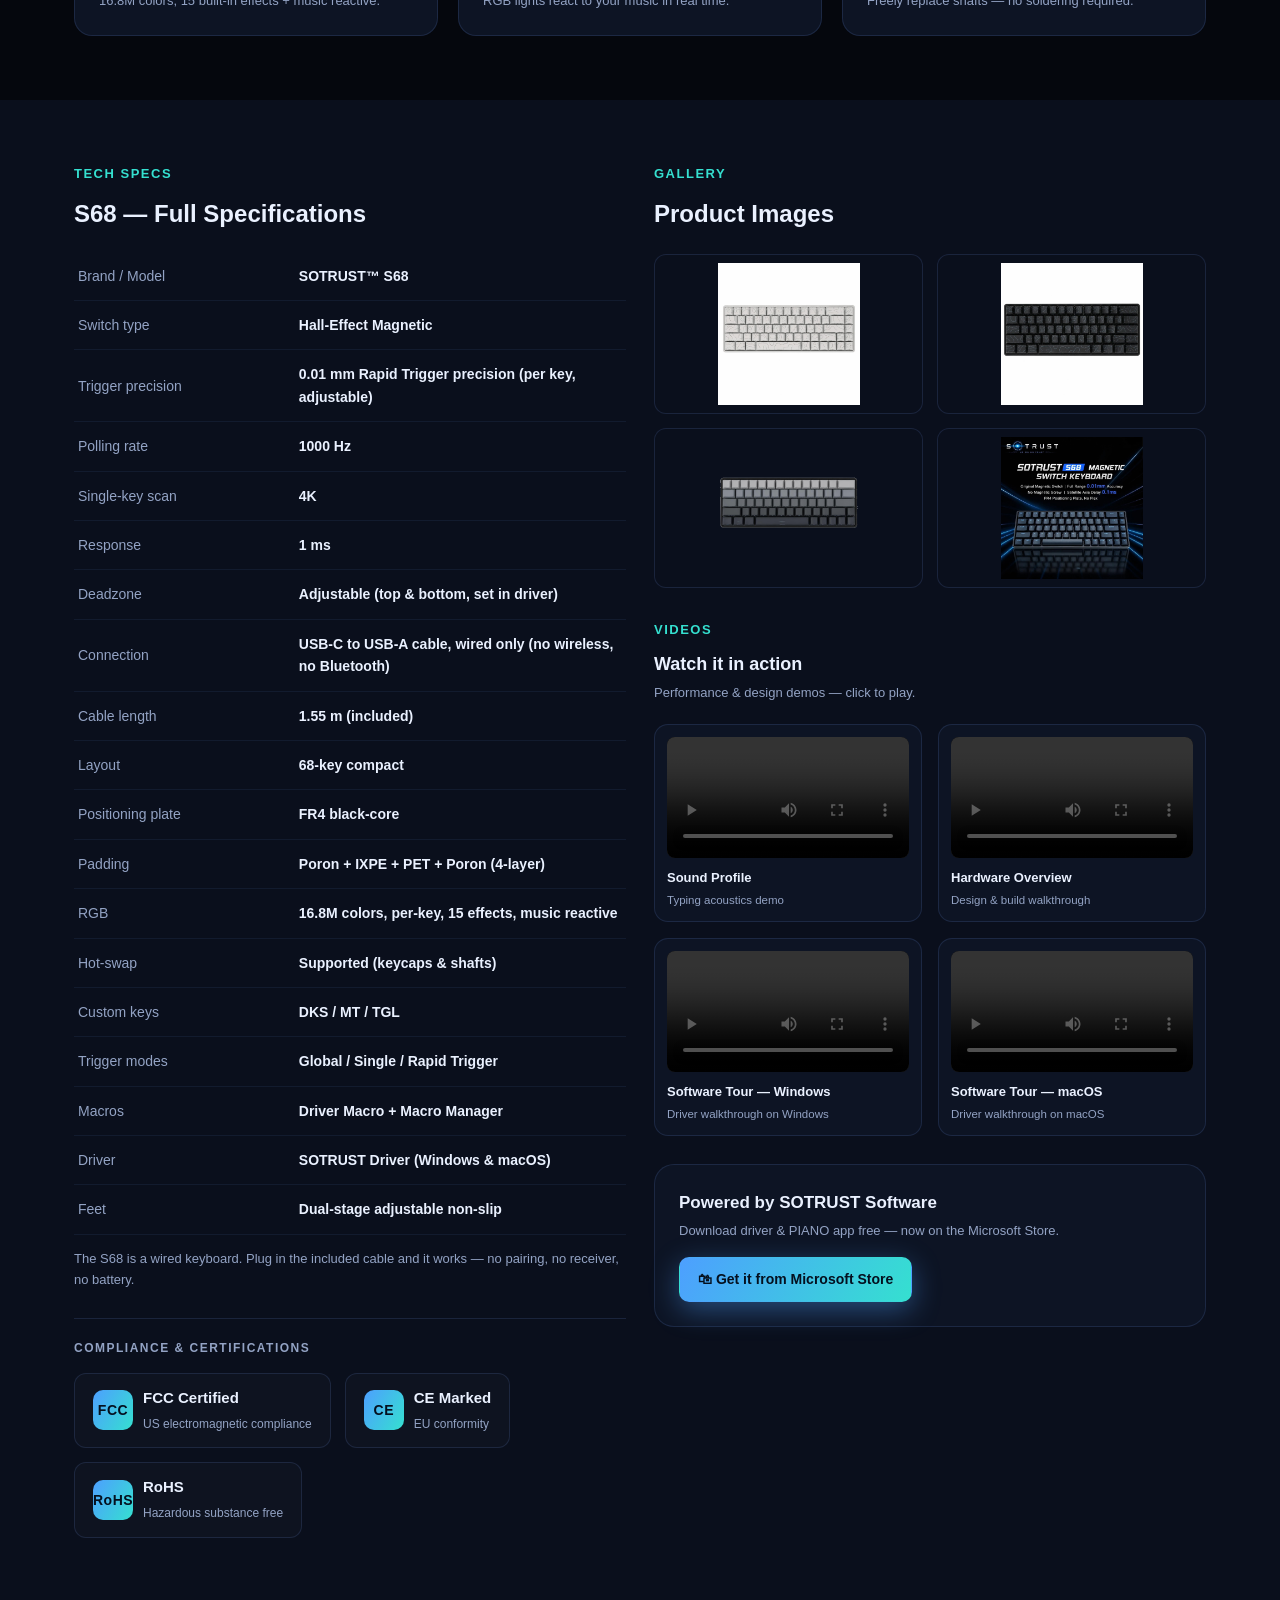
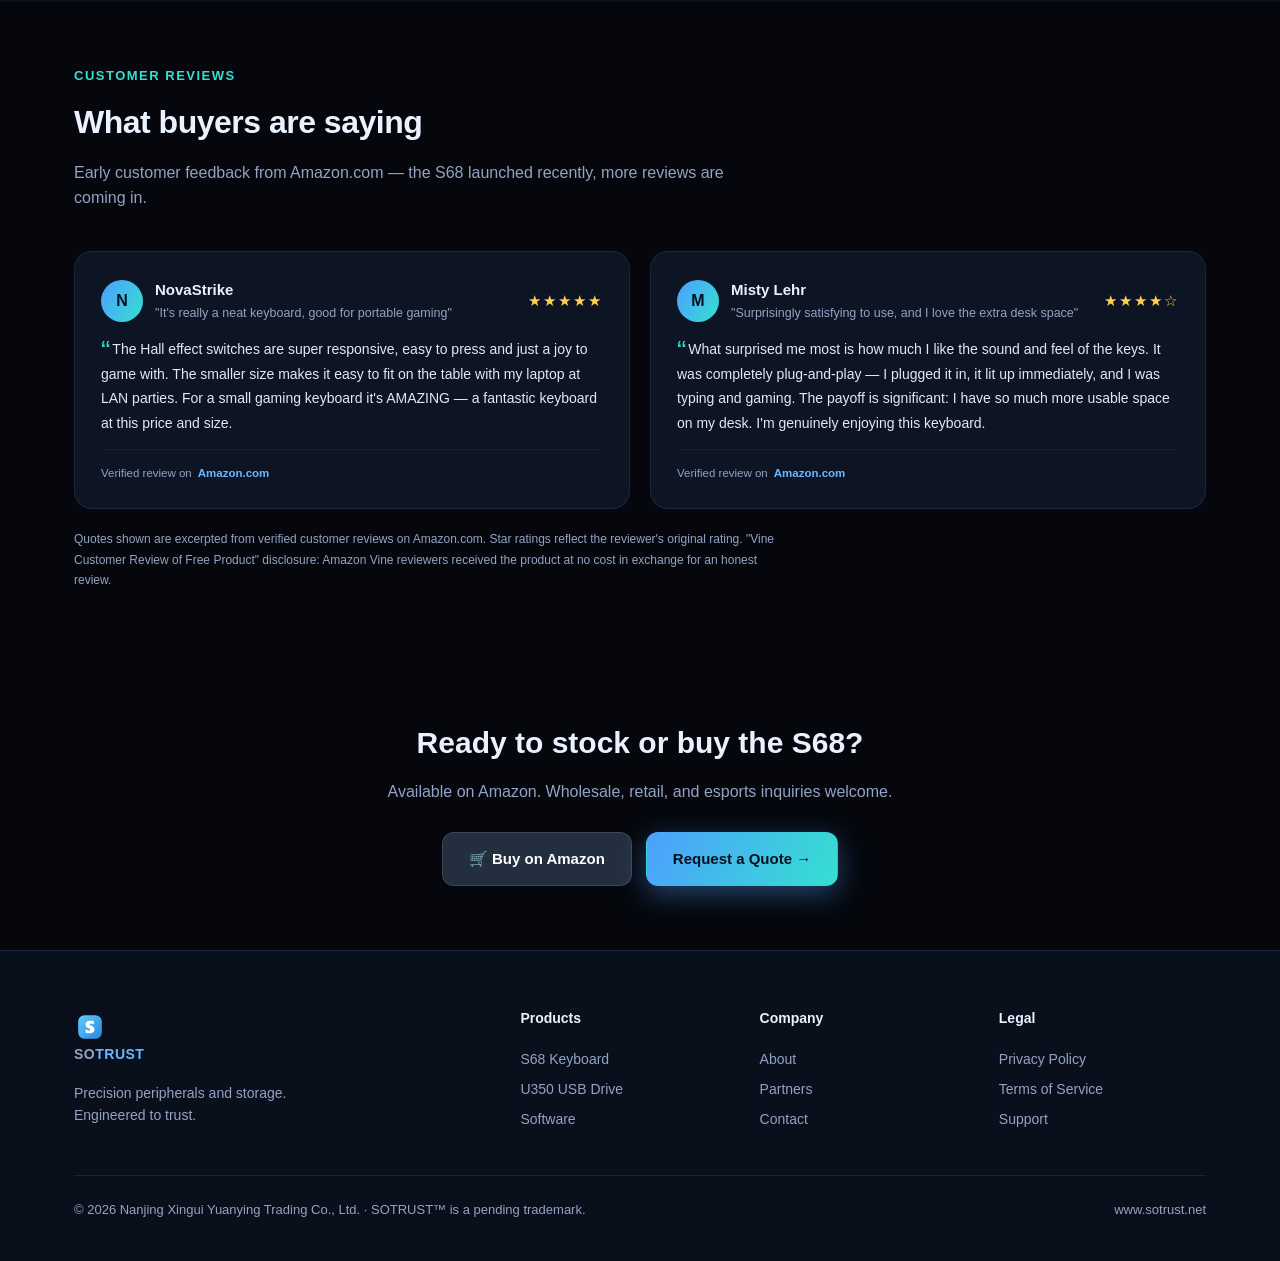
<file: s68.html>
<!DOCTYPE html>
<html lang="en">
<head>
<meta charset="UTF-8">
<meta name="viewport" content="width=device-width, initial-scale=1.0">
<title>S68 Hall-Effect Magnetic Keyboard — 0.01mm RT · 1000Hz · 1ms — SOTRUST™</title>
<meta name="description" content="SOTRUST S68 hall-effect magnetic switch keyboard. 0.01mm Rapid Trigger precision, 1000Hz polling, 1ms response, per-key RGB, hot-swappable. Backed by our own driver suite.">
<link rel="stylesheet" href="css/style.css">
<style>
.hero-prod{display:grid;grid-template-columns:1.05fr 1fr;gap:48px;align-items:center;padding:40px 0 50px}
.hero-prod .img-box{background:radial-gradient(ellipse at center,rgba(77,159,255,.08),transparent 70%);border-radius:24px;padding:24px;display:flex;align-items:center;justify-content:center;min-height:380px;border:1px solid var(--line)}
.hero-prod .img-box img{max-width:100%;max-height:360px;display:block}
.kicker{display:inline-flex;align-items:center;gap:8px;font-size:13px;font-weight:600;color:var(--cyan);letter-spacing:1.5px;text-transform:uppercase;border:1px solid var(--line);border-radius:999px;padding:6px 14px;background:rgba(53,224,208,.06)}
.cta-strip{margin-top:30px;display:flex;gap:14px;flex-wrap:wrap}
.feature-grid{display:grid;grid-template-columns:repeat(3,1fr);gap:20px}
.feature{background:var(--panel);border:1px solid var(--line);border-radius:18px;padding:24px}
.feature .n{font-size:11px;color:var(--cyan);font-weight:700;letter-spacing:1px;margin-bottom:8px}
.feature h3{font-size:17px;margin-bottom:6px}
.feature p{color:var(--muted);font-size:13px}
.two-col{display:grid;grid-template-columns:1fr 1fr;gap:28px}
.gal{display:grid;grid-template-columns:repeat(2,1fr);gap:14px;margin-top:20px}
.gal img{width:100%;height:160px;object-fit:contain;background:#0a0f1c;border:1px solid var(--line);border-radius:12px;padding:8px}
.vid-grid{display:grid;grid-template-columns:repeat(2,1fr);gap:16px;margin-top:20px}
.vid{background:var(--panel);border:1px solid var(--line);border-radius:14px;padding:12px}
.vid video{width:100%;height:auto;border-radius:8px;background:#000;display:block}
.vid .v-cap{margin-top:10px;font-size:13px;font-weight:600;color:var(--text)}
.vid .v-sub{font-size:11.5px;color:var(--muted);margin-top:2px}
@media(max-width:960px){.hero-prod,.two-col,.feature-grid{grid-template-columns:1fr}}
</style>
<link rel="canonical" href="https://www.sotrust.net/s68">
<meta property="og:type" content="website">
<meta property="og:site_name" content="SOTRUST">
<meta property="og:title" content="S68 Hall-Effect Magnetic Keyboard — 0.01mm RT · 1000Hz · 1ms — SOTRUST™">
<meta property="og:description" content="SOTRUST S68 hall-effect magnetic switch keyboard. 0.01mm Rapid Trigger precision, 1000Hz polling, 1ms response, per-key RGB, hot-swappable. Backed by our own driver suite.">
<meta property="og:url" content="https://www.sotrust.net/s68">
<meta property="og:image" content="https://www.sotrust.net/assets/products/s68/hero-white.jpeg">
<meta name="twitter:card" content="summary_large_image">
<meta name="twitter:title" content="S68 Hall-Effect Magnetic Keyboard — 0.01mm RT · 1000Hz · 1ms — SOTRUST™">
<meta name="twitter:description" content="SOTRUST S68 hall-effect magnetic switch keyboard. 0.01mm Rapid Trigger precision, 1000Hz polling, 1ms response, per-key RGB, hot-swappable. Backed by our own driver suite.">
<meta name="twitter:image" content="https://www.sotrust.net/assets/products/s68/hero-white.jpeg">
<script type="application/ld+json">
{
  "@context": "https://schema.org",
  "@type": "Product",
  "name": "SOTRUST S68 Hall-Effect Magnetic Keyboard",
  "brand": {
    "@type": "Brand",
    "name": "SOTRUST"
  },
  "description": "SOTRUST S68 hall-effect magnetic switch keyboard with 0.01mm Rapid Trigger precision, 1000Hz polling rate, 1ms response, and adjustable actuation via the SOTRUST S68 Setup driver.",
  "sku": "S68",
  "category": "Gaming Keyboard",
  "image": "https://www.sotrust.net/assets/products/s68/hero-white.jpeg",
  "url": "https://www.sotrust.net/s68",
  "additionalProperty": [
    {
      "@type": "PropertyValue",
      "name": "Switch Type",
      "value": "Hall-Effect Magnetic Switch"
    },
    {
      "@type": "PropertyValue",
      "name": "Trigger Precision",
      "value": "0.01mm (Rapid Trigger)"
    },
    {
      "@type": "PropertyValue",
      "name": "Polling Rate",
      "value": "1000Hz"
    },
    {
      "@type": "PropertyValue",
      "name": "Response Time",
      "value": "1ms"
    }
  ]
}
</script>
</head>
<body>

<nav class="nav">
  <div class="wrap nav-inner">
    <a href="/" class="logo"><img src="assets/logo/icon.svg" alt="SOTRUST" width="32" height="32"><span>SO<b>TRUST</b></span></a>
    <div class="nav-links">
      <a href="/">Home</a>
      <a href="/products" class="active">Products</a>
      <a href="/software">Software</a>
      <a href="/partners">Partners</a>
      <a href="/about">About</a>
      <a href="/contact" class="nav-cta">Get a Quote</a>
    </div>
  </div>
</nav>

<header class="page-head">
  <div class="wrap">
    <div class="breadcrumb"><a href="/">Home</a> / <a href="/products">Products</a> / <span>S68 Keyboard</span></div>
    <div class="eyebrow">Hall-Effect Magnetic Switch Keyboard</div>
    <h1>S68 — 0.01mm RT Precision · 1000Hz · 1ms</h1>
    <p class="lede">A value-first esports magnetic keyboard with full-range per-key actuation, multi-layer padding, and our own driver suite. Hot-swappable · 68 keys.</p>
  </div>
</header>

<section class="wrap hero-prod">
  <div class="img-box">
    <img src="assets/products/s68/hero-white.jpeg" alt="SOTRUST S68 Magnetic Keyboard">
  </div>
  <div>
    <span class="kicker">SOTRUST™ · Pending Trademark</span>
    <h2 style="font-size:28px;margin:16px 0 10px">Responsive. Precise. Yours to tune.</h2>
    <p style="color:var(--muted);margin-bottom:8px">Hall-effect magnetic switches detect key travel continuously, so every key is fully programmable. Set per-key actuation with 0.01mm Rapid Trigger precision in our driver, configure Rapid Trigger, and save profiles per game.</p>
    <div class="cta-strip">
      <a href="https://www.amazon.com/dp/B0H9D67492" target="_blank" rel="noopener" class="btn amazon"><span class="amz">🛒 Buy on Amazon</span></a>
      <a href="/contact" class="btn primary">Request a Quote</a>
      <a href="/software" class="btn ghost">Download Software</a>
      <a href="/test" class="btn ghost">📋 See the lab test report</a>
    </div>
  </div>
</section>

<section class="sec" style="padding-top:0">
  <div class="wrap">
    <div class="sec-head">
      <div class="eyebrow">12 Core Selling Points</div>
      <h2>Built for competitive play</h2>
    </div>
    <div class="feature-grid">
      <div class="feature"><div class="n">01</div><h3>0.01mm RT Precision</h3><p>Rapid Trigger precision adjustable down to 0.01mm.</p></div>
      <div class="feature"><div class="n">02</div><h3>1000Hz Polling Rate</h3><p>1ms report interval for esports-grade responsiveness.</p></div>
      <div class="feature"><div class="n">03</div><h3>1ms Response</h3><p>End-to-end low-latency response for fast, consistent input.</p></div>
      <div class="feature"><div class="n">04</div><h3>Adjustable Deadzone</h3><p>Adjustable top and bottom deadzone, tuned in driver.</p></div>
      <div class="feature"><div class="n">05</div><h3>Multi-layer Padding</h3><p>Poron + IXPE + PET + Poron — restores the original feel.</p></div>
      <div class="feature"><div class="n">06</div><h3>Hall Effect Shaft</h3><p>Custom light guide column, contactless magnetic sensor.</p></div>
      <div class="feature"><div class="n">07</div><h3>FR4 Black Plate</h3><p>Black-core positioning plate, rigid with clean feedback.</p></div>
      <div class="feature"><div class="n">08</div><h3>Satellite Axis</h3><p>Contactless magnetic sensor — no metal wear.</p></div>
      <div class="feature"><div class="n">09</div><h3>Custom Actuation</h3><p>Personalized configuration for every single key.</p></div>
      <div class="feature"><div class="n">10</div><h3>Per-Key RGB</h3><p>16.8M colors, 15 built-in effects + music reactive.</p></div>
      <div class="feature"><div class="n">11</div><h3>Music Reactive</h3><p>RGB lights react to your music in real time.</p></div>
      <div class="feature"><div class="n">12</div><h3>Hot-Swappable</h3><p>Freely replace shafts — no soldering required.</p></div>
    </div>
  </div>
</section>

<section class="sec" style="background:var(--bg2)">
  <div class="wrap two-col">
    <div>
      <div class="eyebrow">Tech Specs</div>
      <h2 style="font-size:24px;margin:10px 0 18px">S68 — Full Specifications</h2>
      <table class="spec-table">
        <tr><td>Brand / Model</td><td>SOTRUST™ S68</td></tr>
        <tr><td>Switch type</td><td>Hall-Effect Magnetic</td></tr>
        <tr><td>Trigger precision</td><td>0.01 mm Rapid Trigger precision (per key, adjustable)</td></tr>
        <tr><td>Polling rate</td><td>1000 Hz</td></tr>
        <tr><td>Single-key scan</td><td>4K</td></tr>
        <tr><td>Response</td><td>1 ms</td></tr>
        <tr><td>Deadzone</td><td>Adjustable (top &amp; bottom, set in driver)</td></tr>
        <tr><td>Connection</td><td>USB-C to USB-A cable, wired only (no wireless, no Bluetooth)</td></tr>
        <tr><td>Cable length</td><td>1.55 m (included)</td></tr>
        <tr><td>Layout</td><td>68-key compact</td></tr>
        <tr><td>Positioning plate</td><td>FR4 black-core</td></tr>
        <tr><td>Padding</td><td>Poron + IXPE + PET + Poron (4-layer)</td></tr>
        <tr><td>RGB</td><td>16.8M colors, per-key, 15 effects, music reactive</td></tr>
        <tr><td>Hot-swap</td><td>Supported (keycaps &amp; shafts)</td></tr>
        <tr><td>Custom keys</td><td>DKS / MT / TGL</td></tr>
        <tr><td>Trigger modes</td><td>Global / Single / Rapid Trigger</td></tr>
        <tr><td>Macros</td><td>Driver Macro + Macro Manager</td></tr>
        <tr><td>Driver</td><td>SOTRUST Driver (Windows &amp; macOS)</td></tr>
        <tr><td>Feet</td><td>Dual-stage adjustable non-slip</td></tr>
      </table>
      <p style="color:var(--muted);font-size:13px;margin-top:14px">The S68 is a wired keyboard. Plug in the included cable and it works — no pairing, no receiver, no battery.</p>
      <div class="compliance">
        <div class="cap">Compliance &amp; Certifications</div>
        <div class="badges">
          <a class="badge" href="assets/certs/S68-FCC.pdf" target="_blank" title="View FCC certificate"><div class="mark">FCC</div><div class="txt"><b>FCC Certified</b><span>US electromagnetic compliance</span></div></a>
          <a class="badge" href="assets/certs/S68-CE.pdf" target="_blank" title="View CE certificate"><div class="mark">CE</div><div class="txt"><b>CE Marked</b><span>EU conformity</span></div></a>
          <a class="badge" href="assets/certs/S68-RoHS.pdf" target="_blank" title="View RoHS certificate"><div class="mark">RoHS</div><div class="txt"><b>RoHS</b><span>Hazardous substance free</span></div></a>
        </div>
      </div>
    </div>
    <div>
      <div class="eyebrow">Gallery</div>
      <h2 style="font-size:24px;margin:10px 0 18px">Product Images</h2>
      <div class="gal">
        <img src="assets/products/s68/white-topdown.jpeg" alt="S68 white top-down">
        <img src="assets/products/s68/black-topdown.jpeg" alt="S68 black top-down">
        <img src="assets/products/s68/gradient-keycaps.png" alt="S68 gradient keycaps">
        <img src="assets/products/s68/black-edition.jpeg" alt="S68 black edition">
      </div>
      <div style="margin-top:32px">
        <div class="eyebrow">Videos</div>
        <h3 style="font-size:18px;margin:8px 0 4px">Watch it in action</h3>
        <p style="color:var(--muted);font-size:13px;margin-bottom:6px">Performance &amp; design demos — click to play.</p>
        <div class="vid-grid">
          <div class="vid">
            <video controls preload="metadata" playsinline>
              <source src="assets/videos/s68/sound.mp4" type="video/mp4">
              Your browser does not support video.
            </video>
            <div class="v-cap">Sound Profile</div>
            <div class="v-sub">Typing acoustics demo</div>
          </div>
          <div class="vid">
            <video controls preload="metadata" playsinline>
              <source src="assets/videos/s68/hardware-intro.mp4" type="video/mp4">
              Your browser does not support video.
            </video>
            <div class="v-cap">Hardware Overview</div>
            <div class="v-sub">Design &amp; build walkthrough</div>
          </div>
          <div class="vid">
            <video controls preload="metadata" playsinline>
              <source src="assets/videos/s68/windows-software-tour.mp4" type="video/mp4">
              Your browser does not support video.
            </video>
            <div class="v-cap">Software Tour — Windows</div>
            <div class="v-sub">Driver walkthrough on Windows</div>
          </div>
          <div class="vid">
            <video controls preload="metadata" playsinline>
              <source src="assets/videos/s68/macos-software-tour.mp4" type="video/mp4">
              Your browser does not support video.
            </video>
            <div class="v-cap">Software Tour — macOS</div>
            <div class="v-sub">Driver walkthrough on macOS</div>
          </div>
        </div>
      </div>
      <div class="soft-call" style="margin-top:28px;background:var(--panel);border:1px solid var(--line);border-radius:20px;padding:24px;display:flex;align-items:center;justify-content:space-between;gap:16px;flex-wrap:wrap">
        <div>
          <h3 style="font-size:17px;margin-bottom:4px">Powered by SOTRUST Software</h3>
          <p style="color:var(--muted);font-size:13px">Download driver &amp; PIANO app free — now on the Microsoft Store.</p>
        </div>
        <a href="https://apps.microsoft.com/detail/9PC41HSLCVPX" class="btn primary sm" target="_blank" rel="noopener">🛍 Get it from Microsoft Store</a>
      </div>
    </div>
  </div>
</section>

<section class="sec">
  <div class="wrap">
    <div class="sec-head">
      <div class="eyebrow">Customer Reviews</div>
      <h2>What buyers are saying</h2>
      <p>Early customer feedback from Amazon.com — the S68 launched recently, more reviews are coming in.</p>
    </div>
    <div class="rev-grid">
      <div class="rev">
        <div class="rev-top">
          <div class="rev-who">
            <div class="avatar">N</div>
            <div>
              <div class="rev-name">NovaStrike</div>
              <div class="rev-title">"It's really a neat keyboard, good for portable gaming"</div>
            </div>
          </div>
          <div class="stars">★★★★★</div>
        </div>
        <div class="rev-quote">The Hall effect switches are super responsive, easy to press and just a joy to game with. The smaller size makes it easy to fit on the table with my laptop at LAN parties. For a small gaming keyboard it's AMAZING — a fantastic keyboard at this price and size.</div>
        <div class="rev-src">Verified review on <a href="https://www.amazon.com/dp/B0H9D67492" target="_blank" rel="noopener">Amazon.com</a></div>
      </div>
      <div class="rev">
        <div class="rev-top">
          <div class="rev-who">
            <div class="avatar">M</div>
            <div>
              <div class="rev-name">Misty Lehr</div>
              <div class="rev-title">"Surprisingly satisfying to use, and I love the extra desk space"</div>
            </div>
          </div>
          <div class="stars">★★★★☆</div>
        </div>
        <div class="rev-quote">What surprised me most is how much I like the sound and feel of the keys. It was completely plug-and-play — I plugged it in, it lit up immediately, and I was typing and gaming. The payoff is significant: I have so much more usable space on my desk. I'm genuinely enjoying this keyboard.</div>
        <div class="rev-src">Verified review on <a href="https://www.amazon.com/dp/B0H9D67492" target="_blank" rel="noopener">Amazon.com</a></div>
      </div>
    </div>
    <p class="rev-note">Quotes shown are excerpted from verified customer reviews on Amazon.com. Star ratings reflect the reviewer's original rating. "Vine Customer Review of Free Product" disclosure: Amazon Vine reviewers received the product at no cost in exchange for an honest review.</p>
  </div>
</section>

<section class="sec">
  <div class="wrap" style="text-align:center">
    <h2 style="font-size:30px;margin-bottom:12px">Ready to stock or buy the S68?</h2>
    <p style="color:var(--muted);margin-bottom:28px">Available on Amazon. Wholesale, retail, and esports inquiries welcome.</p>
    <div style="display:flex;gap:14px;justify-content:center;flex-wrap:wrap">
      <a href="https://www.amazon.com/dp/B0H9D67492" target="_blank" rel="noopener" class="btn amazon"><span class="amz">🛒 Buy on Amazon</span></a>
      <a href="/contact" class="btn primary">Request a Quote →</a>
    </div>
  </div>
</section>

<footer>
  <div class="wrap">
    <div class="foot-grid">
      <div class="foot-brand">
        <a href="/" class="logo"><img src="assets/logo/icon.svg" alt="SOTRUST" width="32" height="32"><span>SO<b>TRUST</b></span></a>
        <p>Precision peripherals and storage. Engineered to trust.</p>
      </div>
      <div><h5>Products</h5><a href="/s68">S68 Keyboard</a><a href="/u350">U350 USB Drive</a><a href="/software">Software</a></div>
      <div><h5>Company</h5><a href="/about">About</a><a href="/partners">Partners</a><a href="/contact">Contact</a></div>
      <div><h5>Legal</h5><a href="/privacy">Privacy Policy</a><a href="/terms">Terms of Service</a><a href="/support">Support</a></div>
    </div>
    <div class="foot-bottom">
      <span>© 2026 Nanjing Xingui Yuanying Trading Co., Ltd. · SOTRUST™ is a pending trademark.</span>
      <span>www.sotrust.net</span>
    </div>
  </div>
</footer>

</body>
</html>
</file>
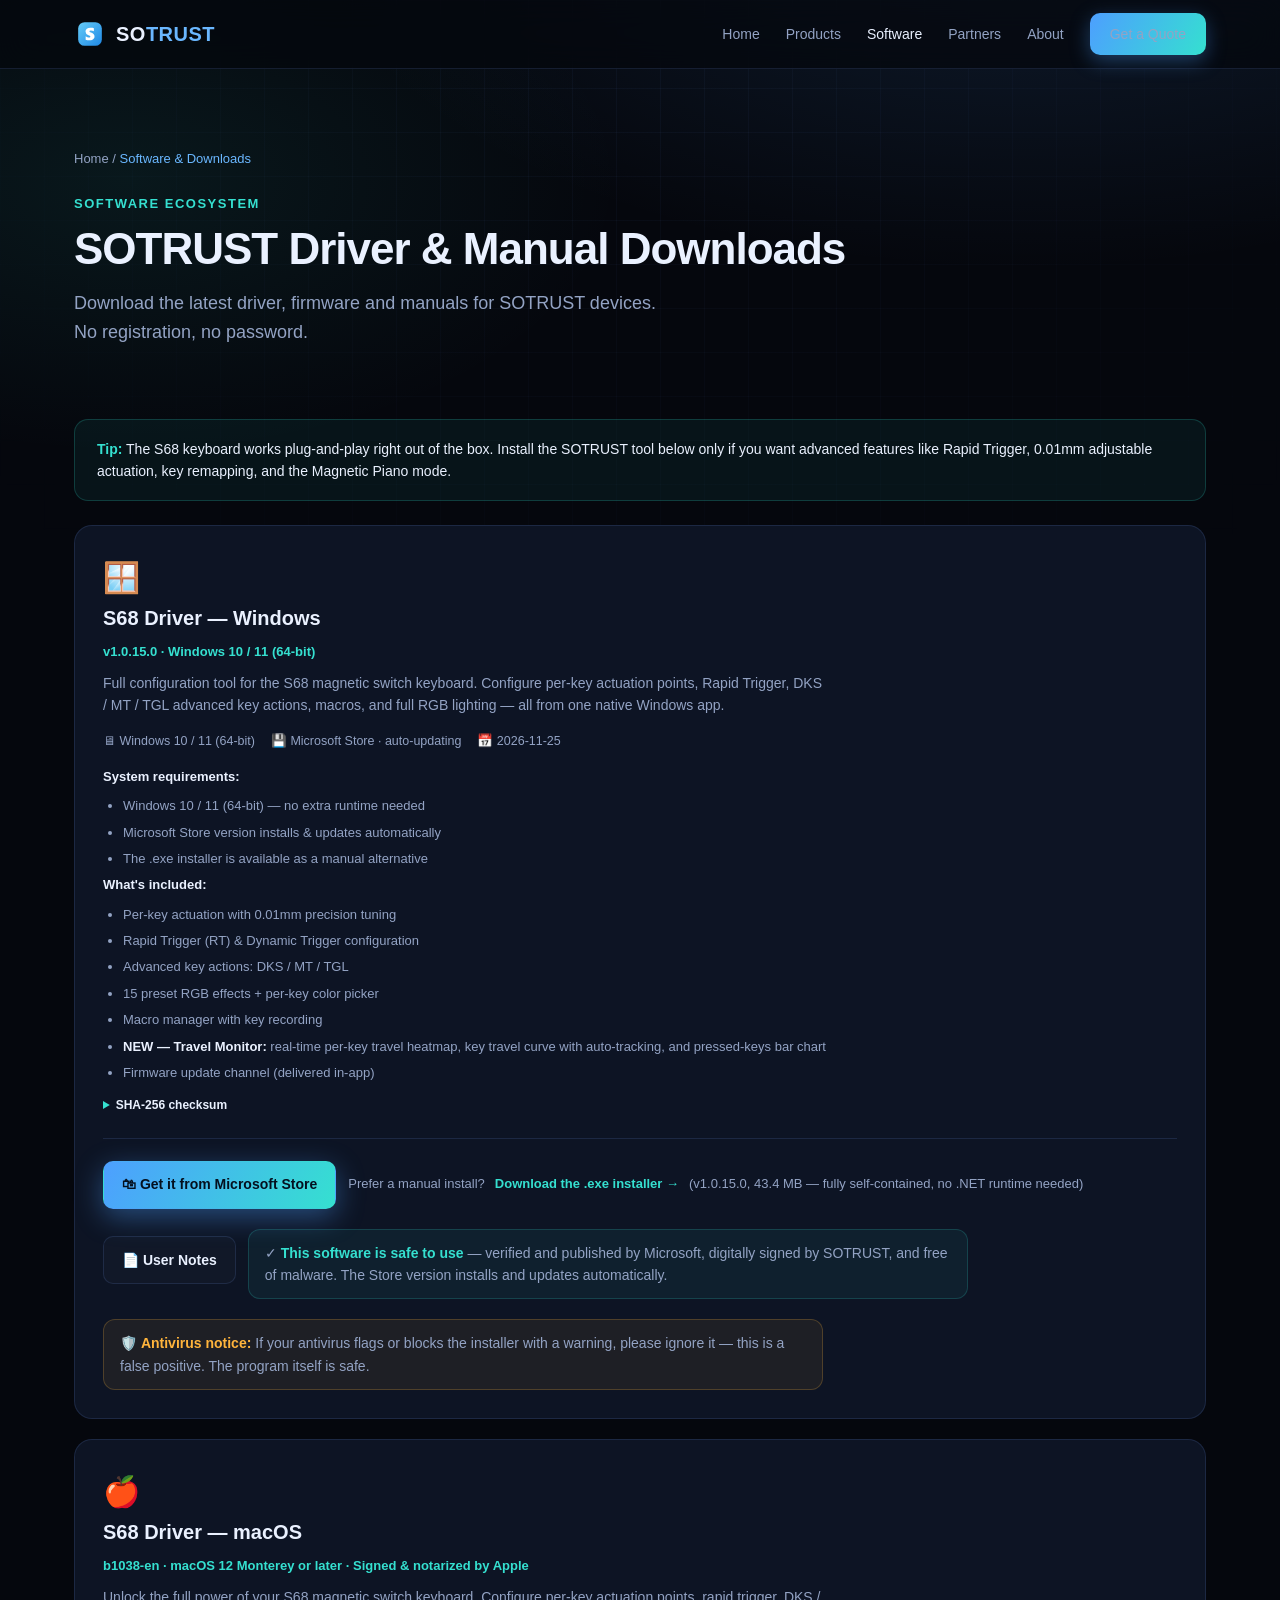
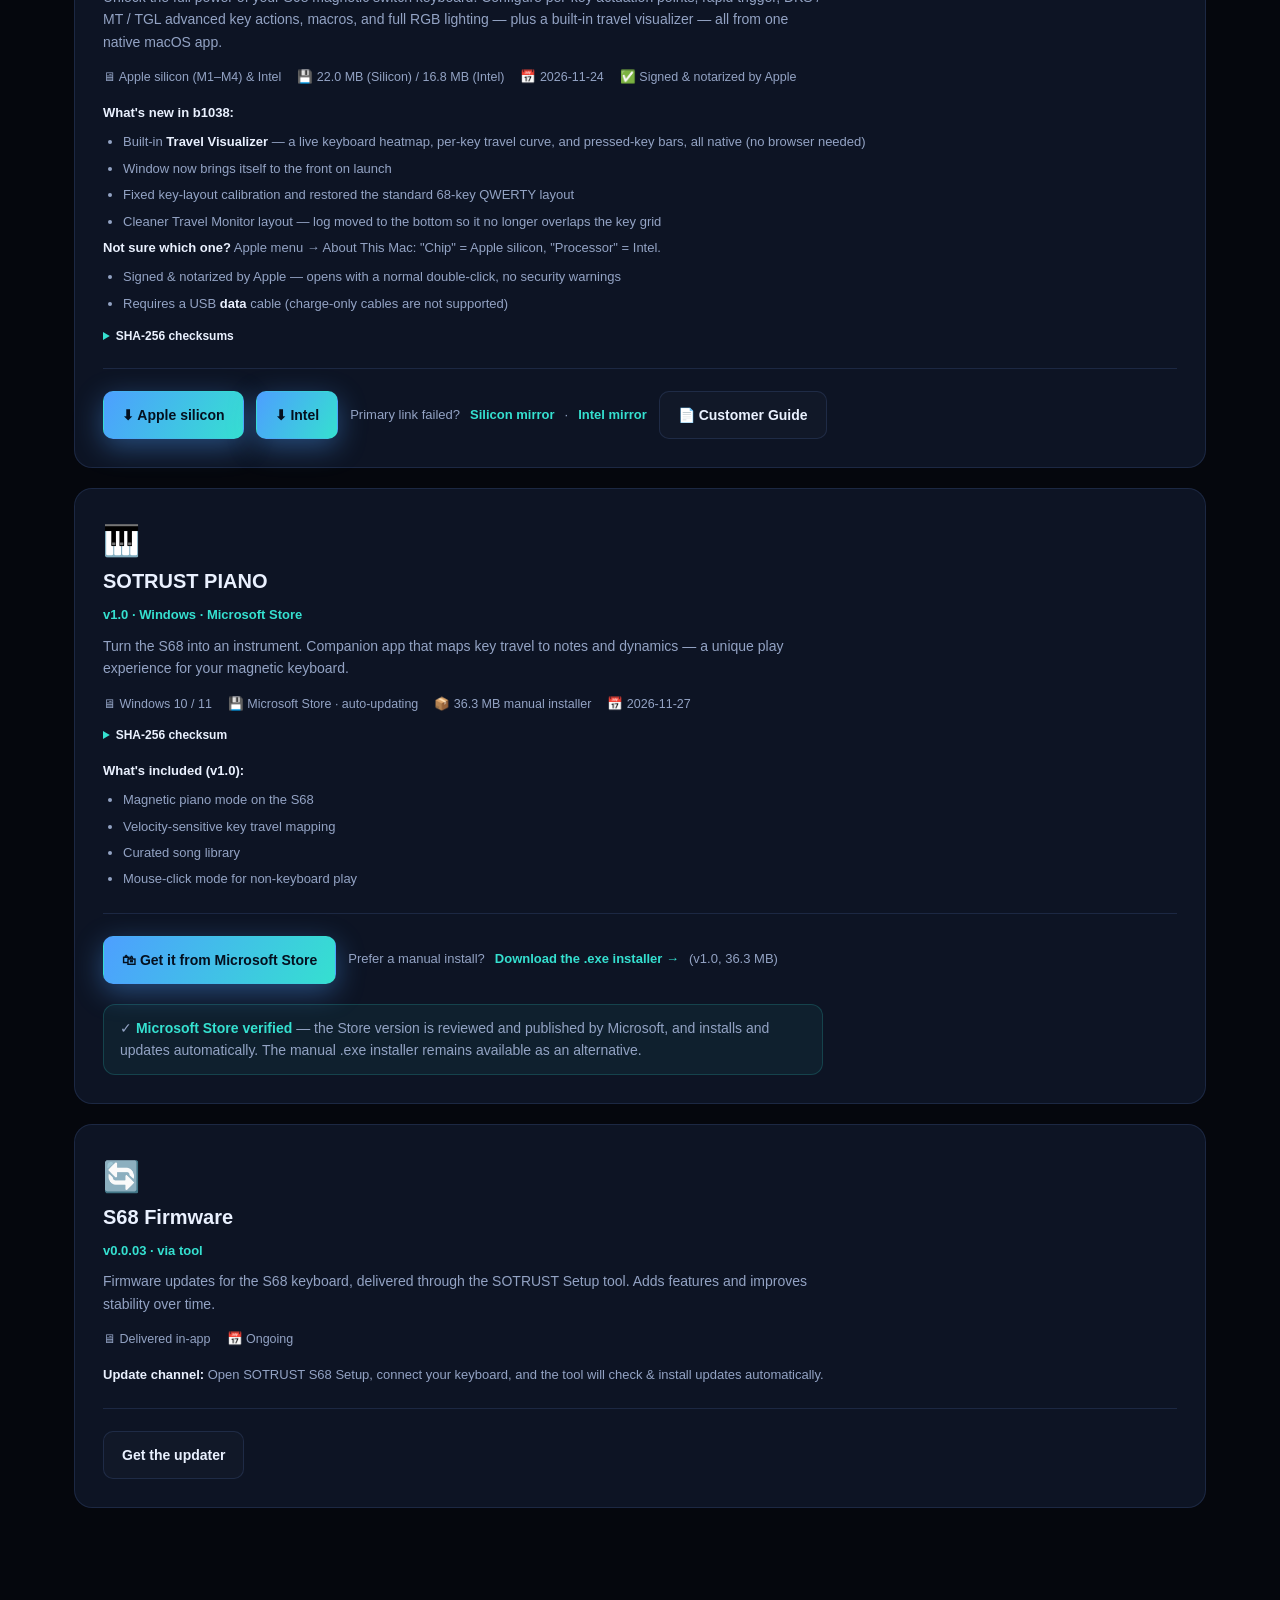
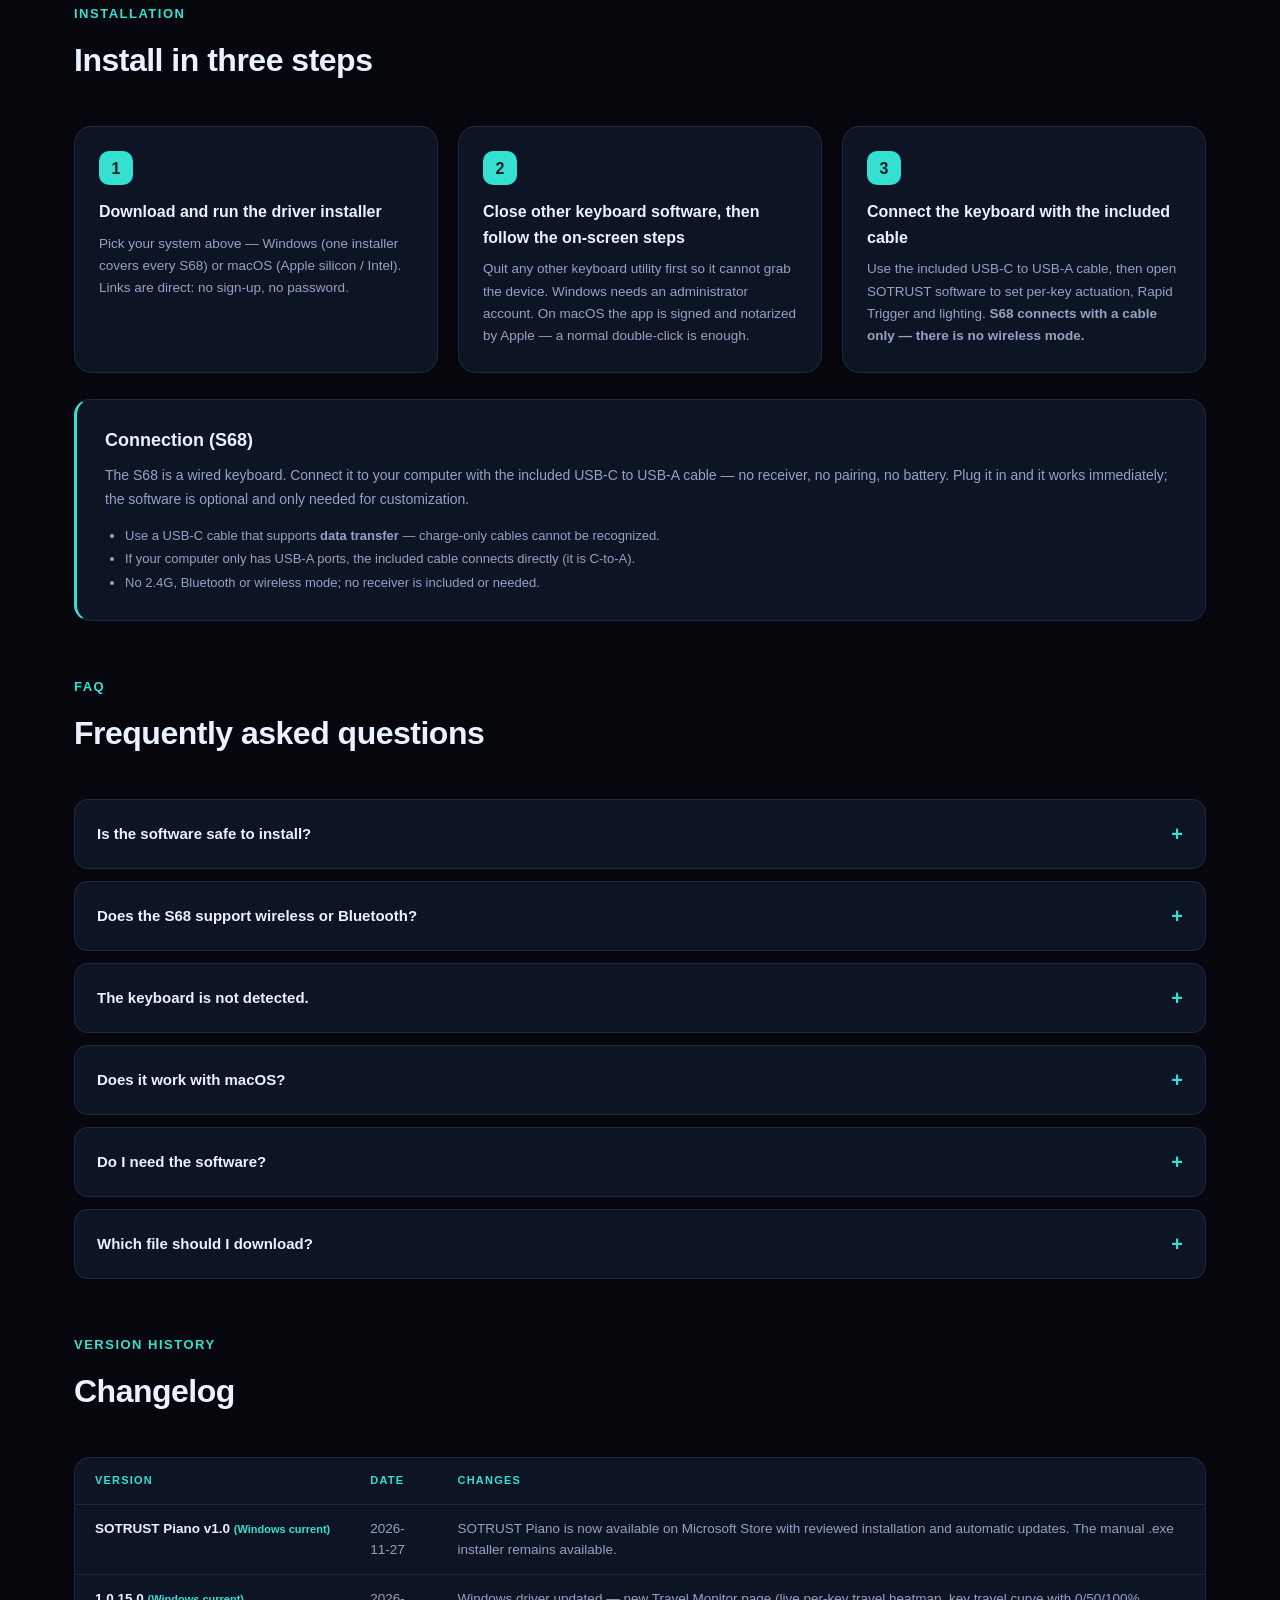
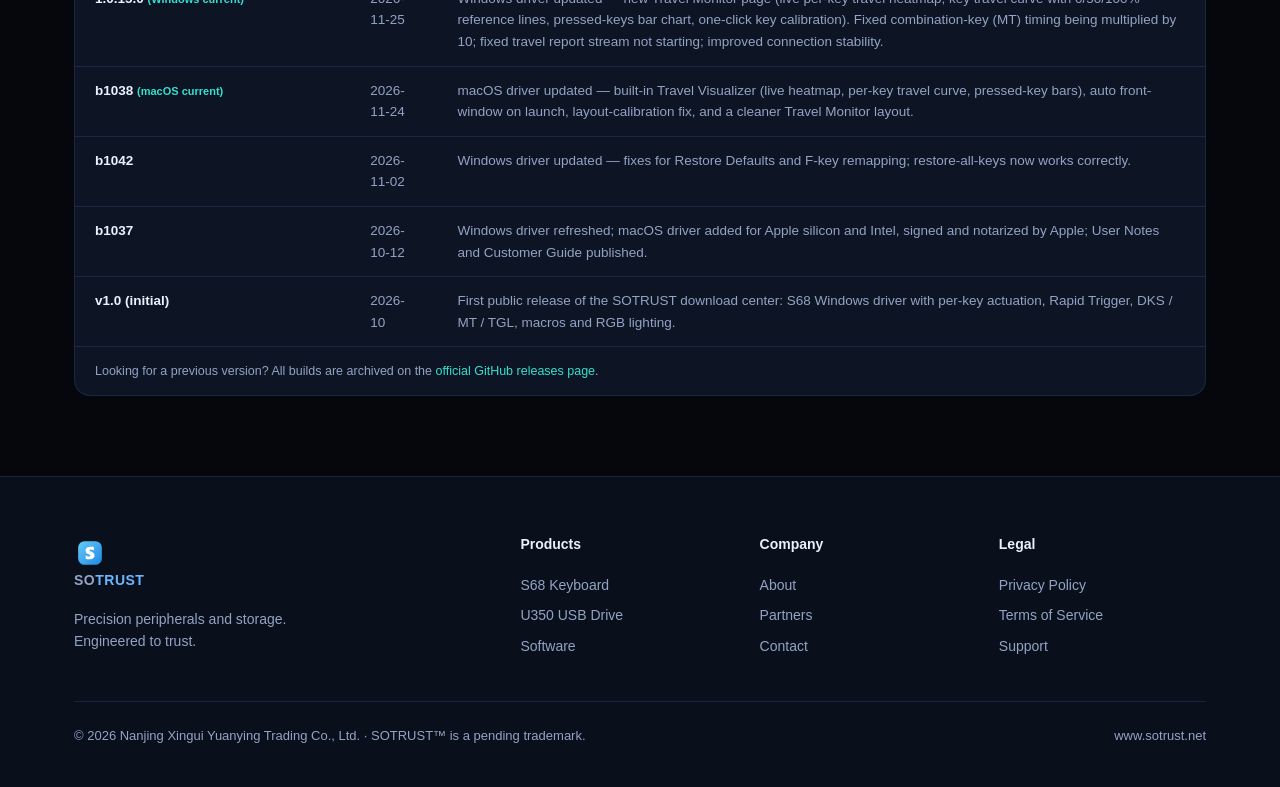
<file: software.html>
<!DOCTYPE html>
<html lang="en">
<head>
<meta charset="UTF-8">
<meta name="viewport" content="width=device-width, initial-scale=1.0">
<title>SOTRUST Driver Download | S68 Keyboard Software &amp; Manual</title>
<meta name="description" content="Download the latest SOTRUST S68 driver for Windows and macOS, the English user manual PDF, and the PIANO app. Direct links — no registration, no password.">
<link rel="stylesheet" href="css/style.css">
<style>
.dl-grid{display:flex;flex-direction:column;gap:20px;padding-bottom:40px}
.dl-card{background:var(--panel);border:1px solid var(--line);border-radius:18px;padding:28px;transition:.2s}
.dl-card:hover{border-color:rgba(77,159,255,.4)}
.dl-card .ic{font-size:30px}
.dl-card h3{font-size:20px;margin-bottom:4px}
.dl-card .ver{font-size:13px;color:var(--cyan);font-weight:600}
.dl-card p{color:var(--muted);font-size:14px;margin-top:8px;max-width:720px}
.dl-meta{display:flex;gap:16px;flex-wrap:wrap;margin-top:14px;font-size:12.5px;color:var(--muted)}
.dl-meta span{display:flex;align-items:center;gap:6px}
.dl-actions{display:flex;flex-wrap:wrap;gap:12px;align-items:center;margin-top:22px;padding-top:22px;border-top:1px solid var(--line)}
.dl-actions .btn{min-height:48px;display:inline-flex;align-items:center;justify-content:center;text-align:center;white-space:nowrap}
.mirror-row{display:flex;gap:10px;align-items:center;flex-wrap:wrap;font-size:13px;color:var(--muted)}
.mirror-row a{color:var(--cyan);text-decoration:none;font-weight:600}
.mirror-row a:hover{text-decoration:underline}
.safe-note{font-size:12.5px;color:var(--muted);margin:0;line-height:1.6;flex:1 1 100%;background:rgba(53,224,208,.06);border:1px solid rgba(53,224,208,.18);border-radius:12px;padding:12px 16px}
.safe-note b{color:var(--cyan)}
.av-note{font-size:12.5px;color:var(--muted);margin:0;line-height:1.6;flex:1 1 100%;background:rgba(255,180,60,.07);border:1px solid rgba(255,180,60,.22);border-radius:12px;padding:12px 16px}
.av-note b{color:#ffb43c}
.sha{margin-top:12px;font-size:12px;color:var(--muted)}
.sha summary{cursor:pointer;color:var(--text);font-weight:600;user-select:none}
.sha summary::marker{color:var(--cyan)}
.sha code{display:block;margin-top:8px;padding:10px 12px;background:rgba(77,159,255,.07);border:1px solid var(--line);border-radius:10px;font-size:11px;word-break:break-all;color:var(--cyan);font-family:ui-monospace,SFMono-Regular,Menlo,Consolas,monospace}
.note{background:rgba(53,224,208,.06);border:1px solid rgba(53,224,208,.2);border-radius:14px;padding:18px 22px;margin:24px 0;font-size:14px;color:var(--text)}
.note b{color:var(--cyan)}
.changelog{font-size:13px;color:var(--muted);margin-top:14px;line-height:1.8}
.changelog b{color:var(--text)}
.changelog ul{padding-left:20px;margin-top:6px}
.changelog li{margin:3px 0}
.steps-grid{display:grid;grid-template-columns:repeat(3,1fr);gap:20px;margin-top:22px}
.step-card{background:var(--panel);border:1px solid var(--line);border-radius:18px;padding:24px}
.step-card .n{width:34px;height:34px;border-radius:10px;background:var(--cyan);color:#04202a;font-weight:800;font-size:16px;display:flex;align-items:center;justify-content:center;margin-bottom:14px}
.step-card h3{font-size:16px;margin-bottom:8px}
.step-card p{color:var(--muted);font-size:13.5px;line-height:1.65}
.conn{background:var(--panel);border:1px solid var(--line);border-left:3px solid var(--cyan);border-radius:16px;padding:26px 28px;margin:26px 0}
.conn h3{font-size:18px;margin-bottom:10px}
.conn p{color:var(--muted);font-size:14px;line-height:1.7}
.conn ul{margin:12px 0 0;padding-left:20px;color:var(--muted);font-size:13px;line-height:1.8}
.faq-list{margin-top:22px;display:flex;flex-direction:column;gap:12px}
.faq-list details{background:var(--panel);border:1px solid var(--line);border-radius:14px;padding:0 22px;transition:.2s}
.faq-list details[open]{border-color:rgba(77,159,255,.45)}
.faq-list summary{cursor:pointer;font-weight:700;font-size:15px;padding:18px 0;list-style:none;display:flex;justify-content:space-between;align-items:center;gap:12px}
.faq-list summary::-webkit-details-marker{display:none}
.faq-list summary::after{content:"+";color:var(--cyan);font-size:20px;font-weight:600;flex-shrink:0}
.faq-list details[open] summary::after{content:"–"}
.faq-list .a{color:var(--muted);font-size:14px;line-height:1.7;padding:0 0 18px}
.verhist{margin-top:22px;background:var(--panel);border:1px solid var(--line);border-radius:16px;overflow:hidden}
.verhist table{width:100%;border-collapse:collapse;font-size:13.5px}
.verhist th{text-align:left;padding:14px 20px;font-size:11px;letter-spacing:1.2px;text-transform:uppercase;color:var(--cyan);border-bottom:1px solid var(--line)}
.verhist td{padding:13px 20px;border-bottom:1px solid var(--line);color:var(--muted);vertical-align:top}
.verhist tr:last-child td{border-bottom:none}
.verhist td:first-child{color:var(--text);font-weight:600;white-space:nowrap}
.verhist .prev-note{padding:14px 20px;font-size:12.5px;color:var(--muted);border-top:1px solid var(--line)}
.verhist .prev-note a{color:var(--cyan)}
#toast{position:fixed;left:50%;bottom:28px;transform:translateX(-50%) translateY(20px);background:var(--panel);border:1px solid var(--cyan);color:var(--text);font-size:13.5px;padding:13px 20px;border-radius:12px;box-shadow:0 10px 30px rgba(0,0,0,.35);opacity:0;pointer-events:none;transition:.3s;z-index:99;max-width:90vw}
#toast.show{opacity:1;transform:translateX(-50%) translateY(0)}
.sec-sub{margin-top:56px}
@media(max-width:960px){.dl-actions{flex-direction:column;align-items:stretch}.dl-actions .btn{width:100%}.steps-grid{grid-template-columns:1fr}}
</style>
<link rel="canonical" href="https://www.sotrust.net/software">
<meta property="og:type" content="website">
<meta property="og:site_name" content="SOTRUST">
<meta property="og:title" content="SOTRUST Driver Download | S68 Keyboard Software &amp; Manual">
<meta property="og:description" content="Download the latest SOTRUST S68 driver for Windows and macOS, the English user manual PDF, and the PIANO app. Direct links — no registration, no password.">
<meta property="og:url" content="https://www.sotrust.net/software">
<meta property="og:image" content="https://www.sotrust.net/assets/products/s68/hero-white.jpeg">
<meta name="twitter:card" content="summary_large_image">
<meta name="twitter:title" content="SOTRUST Driver Download | S68 Keyboard Software &amp; Manual">
<meta name="twitter:description" content="Download the latest SOTRUST S68 driver for Windows and macOS, the English user manual PDF, and the PIANO app. Direct links — no registration, no password.">
<meta name="twitter:image" content="https://www.sotrust.net/assets/products/s68/hero-white.jpeg">
<script type="application/ld+json">
{
  "@context": "https://schema.org",
  "@type": "FAQPage",
  "mainEntity": [
    {
      "@type": "Question",
      "name": "Is the software safe to install?",
      "acceptedAnswer": {"@type": "Answer", "text": "Yes. The Microsoft Store version is fully reviewed and verified by Microsoft — it installs and updates automatically with no security warnings. The manual .exe installer is digitally signed by SOTRUST; you can compare its SHA-256 checksum with the value listed on the download page to confirm the file is intact."}
    },
    {
      "@type": "Question",
      "name": "Does the S68 support wireless or Bluetooth?",
      "acceptedAnswer": {"@type": "Answer", "text": "No. The S68 is a wired keyboard and connects only with the included USB-C to USB-A cable. There is no 2.4G, Bluetooth or wireless mode, and no receiver is needed or included. Earlier printed manuals mentioned a 2.5GHz wireless mode — that was a documentation error and has been corrected."}
    },
    {
      "@type": "Question",
      "name": "The keyboard is not detected.",
      "acceptedAnswer": {"@type": "Answer", "text": "Use a USB-C cable that supports data transfer, try another USB port, and close other keyboard software before connecting."}
    },
    {
      "@type": "Question",
      "name": "Does it work with macOS?",
      "acceptedAnswer": {"@type": "Answer", "text": "Yes. Both Apple silicon and Intel Macs are supported, and the macOS app is signed and notarized by Apple — it opens with a normal double-click."}
    },
    {
      "@type": "Question",
      "name": "Do I need the software?",
      "acceptedAnswer": {"@type": "Answer", "text": "No. The keyboard works plug-and-play. Install the driver only if you want per-key actuation, Rapid Trigger, macros or lighting control."}
    },
    {
      "@type": "Question",
      "name": "Which file should I download?",
      "acceptedAnswer": {"@type": "Answer", "text": "One Windows driver covers the S68. Mac users pick the Apple silicon or Intel build. The manual is device-specific — choose S68."}
    }
  ]
}
</script>
</head>
<body>

<nav class="nav">
  <div class="wrap nav-inner">
    <a href="/" class="logo"><img src="assets/logo/icon.svg" alt="SOTRUST" width="32" height="32"><span>SO<b>TRUST</b></span></a>
    <div class="nav-links">
      <a href="/">Home</a>
      <a href="/products">Products</a>
      <a href="/software" class="active">Software</a>
      <a href="/partners">Partners</a>
      <a href="/about">About</a>
      <a href="/contact" class="nav-cta">Get a Quote</a>
    </div>
  </div>
</nav>

<header class="page-head">
  <div class="wrap">
    <div class="breadcrumb"><a href="/">Home</a> / <span>Software &amp; Downloads</span></div>
    <div class="eyebrow">Software Ecosystem</div>
    <h1>SOTRUST Driver &amp; Manual Downloads</h1>
    <p class="lede">Download the latest driver, firmware and manuals for SOTRUST devices.<br>No registration, no password.</p>
  </div>
</header>

<section class="wrap">
  <div class="note">
    <b>Tip:</b> The S68 keyboard works plug-and-play right out of the box. Install the SOTRUST tool below only if you want advanced features like Rapid Trigger, 0.01mm adjustable actuation, key remapping, and the Magnetic Piano mode.
  </div>

  <div class="dl-grid">
    <!-- S68 Driver — Windows -->
    <div class="dl-card">
      <div>
        <div class="ic">🪟</div>
        <h3>S68 Driver — Windows</h3>
        <span class="ver">v1.0.15.0 · Windows 10 / 11 (64-bit)</span>
        <p>Full configuration tool for the S68 magnetic switch keyboard. Configure per-key actuation points, Rapid Trigger, DKS / MT / TGL advanced key actions, macros, and full RGB lighting — all from one native Windows app.</p>
        <div class="dl-meta">
          <span>🖥 Windows 10 / 11 (64-bit)</span>
          <span>💾 Microsoft Store · auto-updating</span>
          <span>📅 2026-11-25</span>
        </div>
        <div class="changelog">
          <b>System requirements:</b>
          <ul>
            <li>Windows 10 / 11 (64-bit) — no extra runtime needed</li>
            <li>Microsoft Store version installs &amp; updates automatically</li>
            <li>The .exe installer is available as a manual alternative</li>
          </ul>
          <b>What's included:</b>
          <ul>
            <li>Per-key actuation with 0.01mm precision tuning</li>
            <li>Rapid Trigger (RT) &amp; Dynamic Trigger configuration</li>
            <li>Advanced key actions: DKS / MT / TGL</li>
            <li>15 preset RGB effects + per-key color picker</li>
            <li>Macro manager with key recording</li>
            <li><b>NEW — Travel Monitor:</b> real-time per-key travel heatmap, key travel curve with auto-tracking, and pressed-keys bar chart</li>
            <li>Firmware update channel (delivered in-app)</li>
          </ul>
        </div>
        <details class="sha">
          <summary>SHA-256 checksum</summary>
          <code>892461b484dfa9d12e2202edeb2743ab0223b01646f3e82a1d1c3f0dd12fb597</code>
          <p style="margin-top:8px;font-size:11.5px">Compare with the downloaded file to confirm it is intact: <code style="display:inline;padding:2px 6px;font-size:11px">certutil -hashfile SOTRUST-S68-Setup.exe SHA256</code> (Windows) or <code style="display:inline;padding:2px 6px;font-size:11px">shasum -a 256 SOTRUST-S68-Setup.exe</code>.</p>
        </details>
      </div>
      <div class="dl-actions">
        <a href="https://apps.microsoft.com/detail/9PC41HSLCVPX" class="btn primary sm dl-primary" target="_blank" rel="noopener">🛍 Get it from Microsoft Store</a>
        <div class="mirror-row">Prefer a manual install? <a href="/assets/downloads/SOTRUST-S68-Setup.exe">Download the .exe installer →</a> (v1.0.15.0, 43.4 MB — fully self-contained, no .NET runtime needed)</div>
        <a href="https://github.com/sotrust-liuke/sotrust-site/releases/download/v1.0/S68-Driver-Windows-User-Notes.txt" class="btn ghost sm" target="_blank" rel="noopener">📄 User Notes</a>
        <p class="safe-note">✓ <b>This software is safe to use</b> — verified and published by Microsoft, digitally signed by SOTRUST, and free of malware. The Store version installs and updates automatically.</p>
        <p class="av-note">🛡️ <b>Antivirus notice:</b> If your antivirus flags or blocks the installer with a warning, please ignore it — this is a false positive. The program itself is safe.</p>
      </div>
    </div>

    <!-- S68 Driver — macOS -->
    <div class="dl-card">
      <div>
        <div class="ic">🍎</div>
        <h3>S68 Driver — macOS</h3>
        <span class="ver">b1038-en · macOS 12 Monterey or later · Signed &amp; notarized by Apple</span>
        <p>Unlock the full power of your S68 magnetic switch keyboard. Configure per-key actuation points, rapid trigger, DKS / MT / TGL advanced key actions, macros, and full RGB lighting — plus a built-in travel visualizer — all from one native macOS app.</p>
        <div class="dl-meta">
          <span>🖥 Apple silicon (M1–M4) &amp; Intel</span>
          <span>💾 22.0 MB (Silicon) / 16.8 MB (Intel)</span>
          <span>📅 2026-11-24</span>
          <span>✅ Signed &amp; notarized by Apple</span>
        </div>
        <div class="changelog">
          <b>What's new in b1038:</b>
          <ul>
            <li>Built-in <b>Travel Visualizer</b> — a live keyboard heatmap, per-key travel curve, and pressed-key bars, all native (no browser needed)</li>
            <li>Window now brings itself to the front on launch</li>
            <li>Fixed key-layout calibration and restored the standard 68-key QWERTY layout</li>
            <li>Cleaner Travel Monitor layout — log moved to the bottom so it no longer overlaps the key grid</li>
          </ul>
          <b>Not sure which one?</b> Apple menu → About This Mac: "Chip" = Apple silicon, "Processor" = Intel.
          <ul>
            <li>Signed &amp; notarized by Apple — opens with a normal double-click, no security warnings</li>
            <li>Requires a USB <b>data</b> cable (charge-only cables are not supported)</li>
          </ul>
        </div>
        <details class="sha">
          <summary>SHA-256 checksums</summary>
          <code>Apple silicon · d1fae0d1c7062c47650230a978ecd5d96fee8e2d2d7e09830a93f293cde9544b<br><br>Intel · 548c333b512d8da2b48440291fe0ca615e306651bce9baec7f3cc43db30de72e</code>
        </details>
      </div>
      <div class="dl-actions">
        <a href="https://github.com/sotrust-liuke/sotrust-site/releases/download/v1.0/S68-Driver-macOS-AppleSilicon.zip" class="btn primary sm dl-primary">⬇ Apple silicon</a>
        <a href="https://github.com/sotrust-liuke/sotrust-site/releases/download/v1.0/S68-Driver-macOS-Intel.zip" class="btn primary sm dl-primary">⬇ Intel</a>
        <div class="mirror-row">Primary link failed? <a href="https://github.com/sotrust-liuke/sotrust-site/releases/latest/download/S68-Driver-macOS-AppleSilicon.zip">Silicon mirror</a> · <a href="https://github.com/sotrust-liuke/sotrust-site/releases/latest/download/S68-Driver-macOS-Intel.zip">Intel mirror</a></div>
        <a href="https://github.com/sotrust-liuke/sotrust-site/releases/download/v1.0/S68-Driver-macOS-Customer-Guide.txt" class="btn ghost sm" target="_blank" rel="noopener">📄 Customer Guide</a>
      </div>
    </div>

    <!-- SOTRUST PIANO -->
    <div class="dl-card">
      <div>
        <div class="ic">🎹</div>
        <h3>SOTRUST PIANO</h3>
        <span class="ver">v1.0 · Windows · Microsoft Store</span>
        <p>Turn the S68 into an instrument. Companion app that maps key travel to notes and dynamics — a unique play experience for your magnetic keyboard.</p>
        <div class="dl-meta">
          <span>🖥 Windows 10 / 11</span>
          <span>💾 Microsoft Store · auto-updating</span>
          <span>📦 36.3 MB manual installer</span>
          <span>📅 2026-11-27</span>
        </div>
        <details class="sha">
          <summary>SHA-256 checksum</summary>
          <code>97966d9183ce9cdd83d90fa798739f486d606968e4a32aa7b735651fc563a74e</code>
        </details>
        <div class="changelog">
          <b>What's included (v1.0):</b>
          <ul>
            <li>Magnetic piano mode on the S68</li>
            <li>Velocity-sensitive key travel mapping</li>
            <li>Curated song library</li>
            <li>Mouse-click mode for non-keyboard play</li>
          </ul>
        </div>
      </div>
      <div class="dl-actions">
        <a href="https://apps.microsoft.com/detail/9P3CR6RLPZBN" class="btn primary sm dl-primary" target="_blank" rel="noopener">🛍 Get it from Microsoft Store</a>
        <div class="mirror-row">Prefer a manual install? <a href="https://github.com/sotrust-liuke/sotrust-site/releases/download/v1.0/SOTRUST-Piano.exe">Download the .exe installer →</a> (v1.0, 36.3 MB)</div>
        <p class="safe-note">✓ <b>Microsoft Store verified</b> — the Store version is reviewed and published by Microsoft, and installs and updates automatically. The manual .exe installer remains available as an alternative.</p>
      </div>
    </div>

    <!-- Firmware -->
    <div class="dl-card">
      <div>
        <div class="ic">🔄</div>
        <h3>S68 Firmware</h3>
        <span class="ver">v0.0.03 · via tool</span>
        <p>Firmware updates for the S68 keyboard, delivered through the SOTRUST Setup tool. Adds features and improves stability over time.</p>
        <div class="dl-meta">
          <span>🖥 Delivered in-app</span>
          <span>📅 Ongoing</span>
        </div>
        <div class="changelog">
          <b>Update channel:</b> Open SOTRUST S68 Setup, connect your keyboard, and the tool will check &amp; install updates automatically.
        </div>
      </div>
      <div class="dl-actions">
        <a href="/assets/downloads/SOTRUST-S68-Setup.exe" class="btn ghost sm dl-primary">Get the updater</a>
      </div>
    </div>
  </div>

  <!-- ============ 3-step install ============ -->
  <div class="sec-sub" id="install">
    <div class="sec-head">
      <div class="eyebrow">Installation</div>
      <h2>Install in three steps</h2>
    </div>
    <div class="steps-grid">
      <div class="step-card">
        <div class="n">1</div>
        <h3>Download and run the driver installer</h3>
        <p>Pick your system above — Windows (one installer covers every S68) or macOS (Apple silicon / Intel). Links are direct: no sign-up, no password.</p>
      </div>
      <div class="step-card">
        <div class="n">2</div>
        <h3>Close other keyboard software, then follow the on-screen steps</h3>
        <p>Quit any other keyboard utility first so it cannot grab the device. Windows needs an administrator account. On macOS the app is signed and notarized by Apple — a normal double-click is enough.</p>
      </div>
      <div class="step-card">
        <div class="n">3</div>
        <h3>Connect the keyboard with the included cable</h3>
        <p>Use the included USB-C to USB-A cable, then open SOTRUST software to set per-key actuation, Rapid Trigger and lighting. <b>S68 connects with a cable only — there is no wireless mode.</b></p>
      </div>
    </div>

    <!-- ============ Connection block ============ -->
    <div class="conn">
      <h3>Connection (S68)</h3>
      <p>The S68 is a wired keyboard. Connect it to your computer with the included USB-C to USB-A cable — no receiver, no pairing, no battery. Plug it in and it works immediately; the software is optional and only needed for customization.</p>
      <ul>
        <li>Use a USB-C cable that supports <b>data transfer</b> — charge-only cables cannot be recognized.</li>
        <li>If your computer only has USB-A ports, the included cable connects directly (it is C-to-A).</li>
        <li>No 2.4G, Bluetooth or wireless mode; no receiver is included or needed.</li>
      </ul>
    </div>
  </div>

  <!-- ============ FAQ ============ -->
  <div class="sec-sub">
    <div class="sec-head">
      <div class="eyebrow">FAQ</div>
      <h2>Frequently asked questions</h2>
    </div>
    <div class="faq-list">
      <details>
        <summary>Is the software safe to install?</summary>
        <div class="a">Yes. The <b>Microsoft Store version</b> is fully reviewed and verified by Microsoft — it installs and updates automatically with no security warnings. If you use the manual <b>.exe installer</b> instead, it is digitally signed by SOTRUST; expand the <b>SHA-256 checksum</b> under the Windows download above and compare it with your downloaded file — if they match, the file is intact and unmodified.</div>
      </details>
      <details>
        <summary>Does the S68 support wireless or Bluetooth?</summary>
        <div class="a">No. The S68 is a wired keyboard and connects only with the included USB-C to USB-A cable. There is no 2.4G, Bluetooth or wireless mode, and no receiver is needed or included. Earlier printed manuals mentioned a 2.5GHz wireless mode — that was a documentation error and has been corrected.</div>
      </details>
      <details>
        <summary>The keyboard is not detected.</summary>
        <div class="a">Use a USB-C cable that supports data transfer, try another USB port, and close other keyboard software before connecting.</div>
      </details>
      <details>
        <summary>Does it work with macOS?</summary>
        <div class="a">Yes. Both Apple silicon and Intel Macs are supported, and the macOS app is signed and notarized by Apple — it opens with a normal double-click.</div>
      </details>
      <details>
        <summary>Do I need the software?</summary>
        <div class="a">No. The keyboard works plug-and-play. Install the driver only if you want per-key actuation, Rapid Trigger, macros or lighting control.</div>
      </details>
      <details>
        <summary>Which file should I download?</summary>
        <div class="a">One Windows driver covers the S68. Mac users pick the Apple silicon or Intel build. The manual is device-specific — choose S68.</div>
      </details>
    </div>
  </div>

  <!-- ============ Version history ============ -->
  <div class="sec-sub" style="padding-bottom:80px">
    <div class="sec-head">
      <div class="eyebrow">Version history</div>
      <h2>Changelog</h2>
    </div>
    <div class="verhist">
      <table>
        <tr><th>Version</th><th>Date</th><th>Changes</th></tr>
        <tr>
          <td>SOTRUST Piano v1.0 <span style="color:var(--cyan);font-size:11px">(Windows current)</span></td>
          <td>2026-11-27</td>
          <td>SOTRUST Piano is now available on Microsoft Store with reviewed installation and automatic updates. The manual .exe installer remains available.</td>
        </tr>
        <tr>
          <td>1.0.15.0 <span style="color:var(--cyan);font-size:11px">(Windows current)</span></td>
          <td>2026-11-25</td>
          <td>Windows driver updated — new Travel Monitor page (live per-key travel heatmap, key travel curve with 0/50/100% reference lines, pressed-keys bar chart, one-click key calibration). Fixed combination-key (MT) timing being multiplied by 10; fixed travel report stream not starting; improved connection stability.</td>
        </tr>
        <tr>
          <td>b1038 <span style="color:var(--cyan);font-size:11px">(macOS current)</span></td>
          <td>2026-11-24</td>
          <td>macOS driver updated — built-in Travel Visualizer (live heatmap, per-key travel curve, pressed-key bars), auto front-window on launch, layout-calibration fix, and a cleaner Travel Monitor layout.</td>
        </tr>
        <tr>
          <td>b1042</td>
          <td>2026-11-02</td>
          <td>Windows driver updated — fixes for Restore Defaults and F-key remapping; restore-all-keys now works correctly.</td>
        </tr>
        <tr>
          <td>b1037</td>
          <td>2026-10-12</td>
          <td>Windows driver refreshed; macOS driver added for Apple silicon and Intel, signed and notarized by Apple; User Notes and Customer Guide published.</td>
        </tr>
        <tr>
          <td>v1.0 (initial)</td>
          <td>2026-10</td>
          <td>First public release of the SOTRUST download center: S68 Windows driver with per-key actuation, Rapid Trigger, DKS / MT / TGL, macros and RGB lighting.</td>
        </tr>
      </table>
      <div class="prev-note">Looking for a previous version? All builds are archived on the <a href="https://github.com/sotrust-liuke/sotrust-site/releases" target="_blank" rel="noopener">official GitHub releases page</a>.</div>
    </div>
  </div>
</section>

<div id="toast">Download not starting? Use the <b>mirror link</b> shown under the download button.</div>

<footer>
  <div class="wrap">
    <div class="foot-grid">
      <div class="foot-brand">
        <a href="/" class="logo"><img src="assets/logo/icon.svg" alt="SOTRUST" width="32" height="32"><span>SO<b>TRUST</b></span></a>
        <p>Precision peripherals and storage. Engineered to trust.</p>
      </div>
      <div><h5>Products</h5><a href="/s68">S68 Keyboard</a><a href="/u350">U350 USB Drive</a><a href="/software">Software</a></div>
      <div><h5>Company</h5><a href="/about">About</a><a href="/partners">Partners</a><a href="/contact">Contact</a></div>
      <div><h5>Legal</h5><a href="/privacy">Privacy Policy</a><a href="/terms">Terms of Service</a><a href="/support">Support</a></div>
    </div>
    <div class="foot-bottom">
      <span>© 2026 Nanjing Xingui Yuanying Trading Co., Ltd. · SOTRUST™ is a pending trademark.</span>
      <span>www.sotrust.net</span>
    </div>
  </div>
</footer>

<script>
// Mirror fallback hint: if the page is still open 12s after a primary download
// click, chances are the download didn't start — nudge the user to the mirror.
(function(){
  var t=null, toast=document.getElementById('toast');
  document.querySelectorAll('a.dl-primary').forEach(function(a){
    a.addEventListener('click',function(){
      if(t)clearTimeout(t);
      t=setTimeout(function(){
        if(document.visibilityState==='visible'){toast.classList.add('show');
          setTimeout(function(){toast.classList.remove('show')},9000);}
      },12000);
    });
  });
})();
</script>

</body>
</html>
</file>
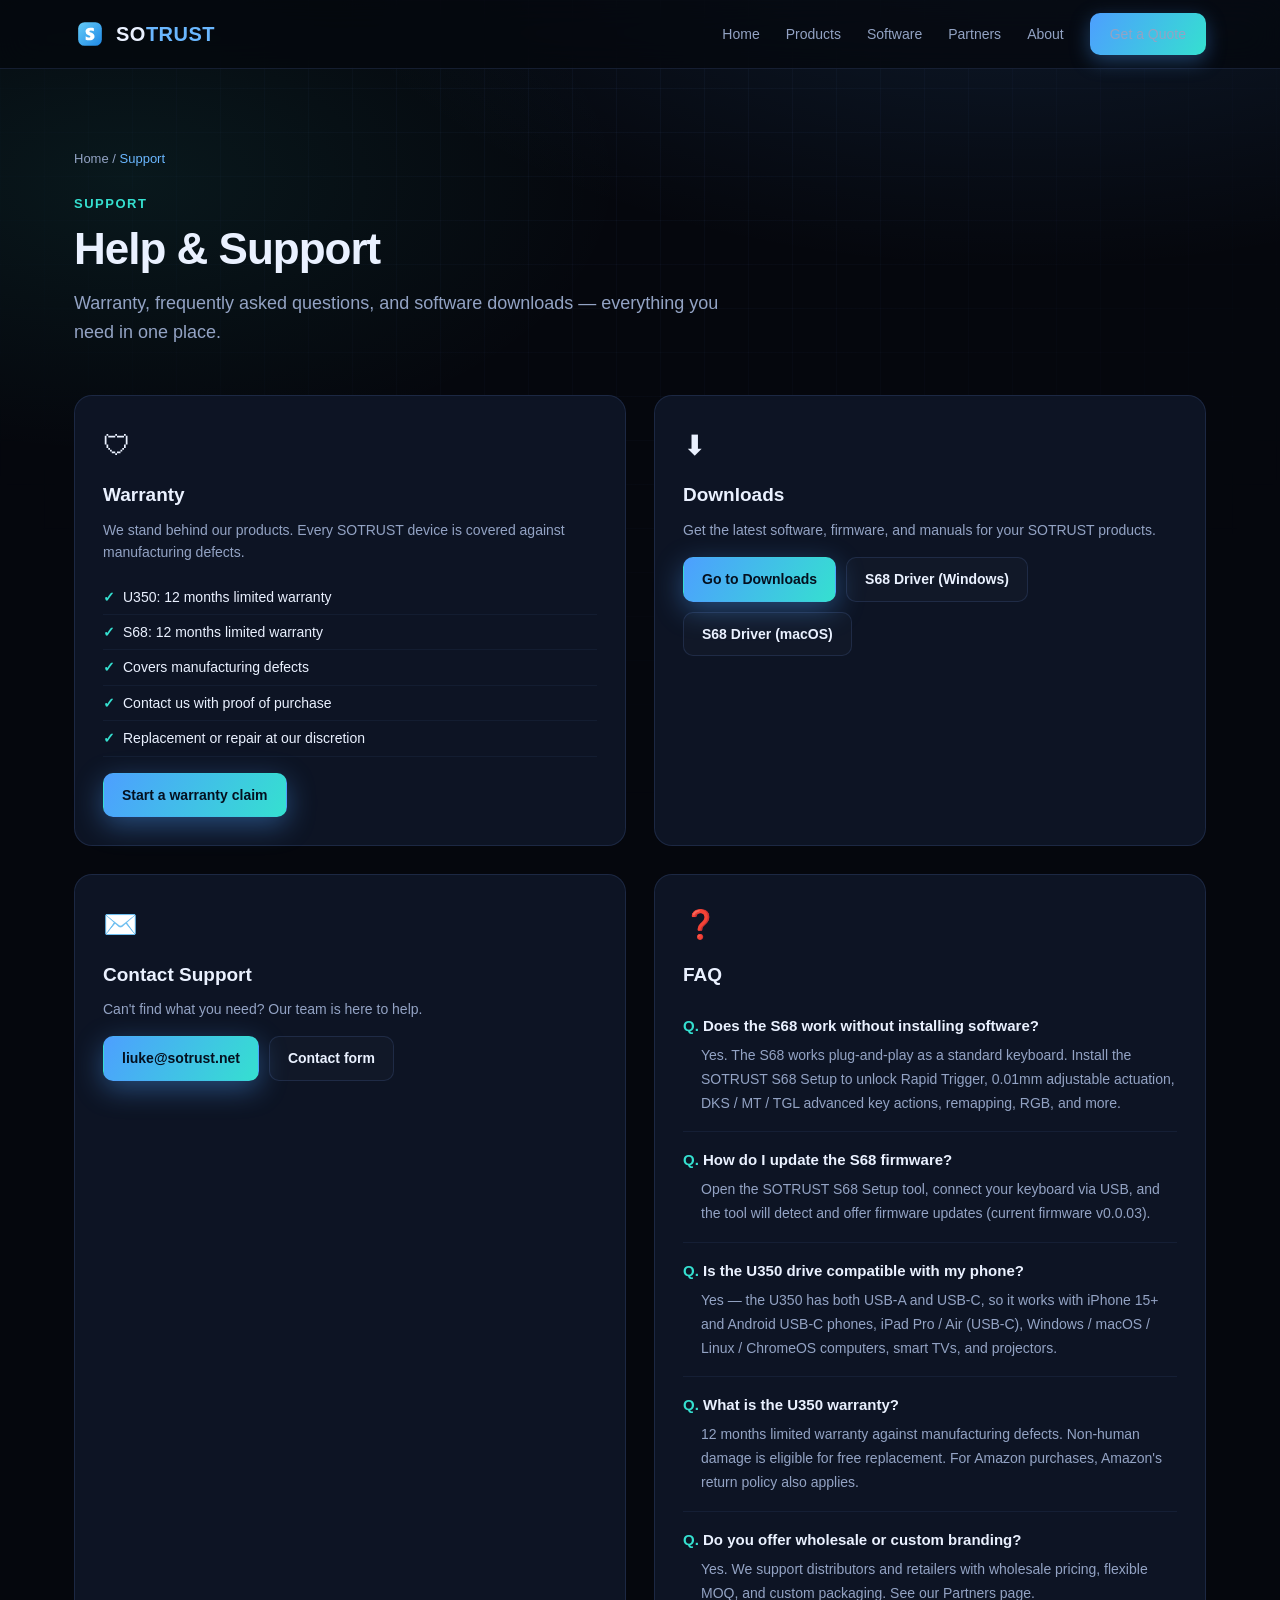
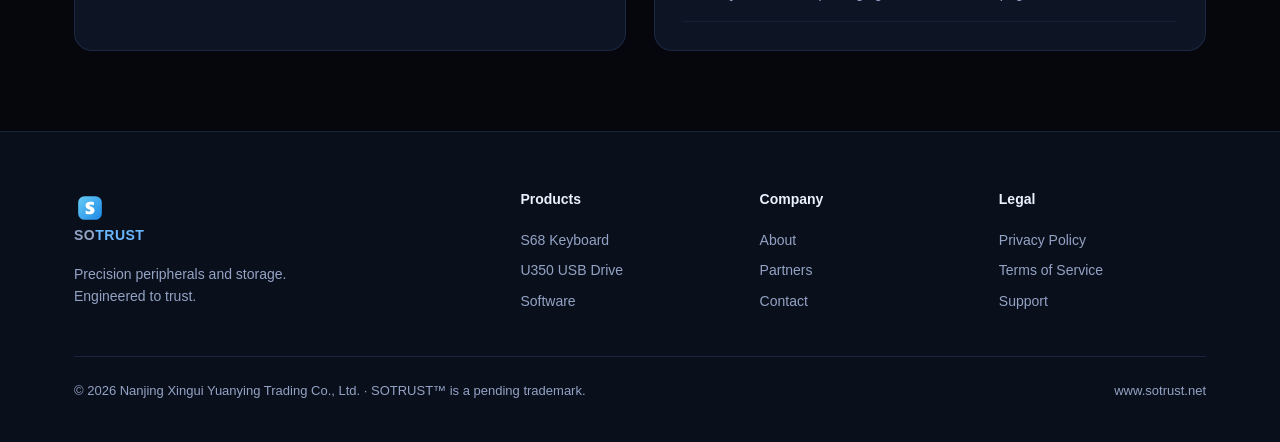
<file: support.html>
<!DOCTYPE html>
<html lang="en">
<head>
<meta charset="UTF-8">
<meta name="viewport" content="width=device-width, initial-scale=1.0">
<title>Support — SOTRUST™</title>
<meta name="description" content="SOTRUST support — warranty policy, FAQ, and downloads for the S68 magnetic keyboard and U350 USB drive.">
<link rel="stylesheet" href="css/style.css">
<style>
.support-grid{display:grid;grid-template-columns:1fr 1fr;gap:28px;padding-bottom:80px}
.support-card{background:var(--panel);border:1px solid var(--line);border-radius:18px;padding:28px}
.support-card .ic{font-size:28px;margin-bottom:12px}
.support-card h3{font-size:19px;margin-bottom:8px}
.support-card p{color:var(--muted);font-size:14px;margin-bottom:16px}
.faq-item{border-bottom:1px solid rgba(120,160,255,.08);padding:16px 0}
.faq-q{font-weight:700;font-size:15px;margin-bottom:6px}
.faq-q::before{content:"Q. ";color:var(--cyan)}
.faq-a{color:var(--muted);font-size:14px;padding-left:18px;line-height:1.7}
.warranty-list{list-style:none;margin-bottom:16px}
.warranty-list li{padding:6px 0;font-size:14px;border-bottom:1px solid rgba(120,160,255,.06)}
.warranty-list li::before{content:"✓";color:var(--cyan);margin-right:8px;font-weight:700}
@media(max-width:960px){.support-grid{grid-template-columns:1fr}}
</style>
<link rel="canonical" href="https://www.sotrust.net/support">
<meta property="og:type" content="website">
<meta property="og:site_name" content="SOTRUST">
<meta property="og:title" content="Support — SOTRUST™">
<meta property="og:description" content="SOTRUST support — warranty policy, FAQ, and downloads for the S68 magnetic keyboard and U350 USB drive.">
<meta property="og:url" content="https://www.sotrust.net/support">
<meta property="og:image" content="https://www.sotrust.net/assets/products/s68/hero-white.jpeg">
<meta name="twitter:card" content="summary_large_image">
<meta name="twitter:title" content="Support — SOTRUST™">
<meta name="twitter:description" content="SOTRUST support — warranty policy, FAQ, and downloads for the S68 magnetic keyboard and U350 USB drive.">
<meta name="twitter:image" content="https://www.sotrust.net/assets/products/s68/hero-white.jpeg">
<script type="application/ld+json">
{
  "@context": "https://schema.org",
  "@type": "FAQPage",
  "mainEntity": [
    {
      "@type": "Question",
      "name": "What is the SOTRUST S68 keyboard?",
      "acceptedAnswer": {
        "@type": "Answer",
        "text": "The SOTRUST S68 is a hall-effect magnetic switch gaming keyboard with 0.01mm trigger precision, 1000Hz polling rate, 1ms response, and adjustable actuation through the SOTRUST S68 Setup driver."
      }
    },
    {
      "@type": "Question",
      "name": "Does SOTRUST offer wholesale or ODM cooperation?",
      "acceptedAnswer": {
        "@type": "Answer",
        "text": "Yes. SOTRUST works with distributors, retailers and esports organizations in North America, offering wholesale pricing, flexible MOQ and custom branding. Contact liuke@sotrust.net for a quote."
      }
    },
    {
      "@type": "Question",
      "name": "Which operating systems does the S68 driver support?",
      "acceptedAnswer": {
        "@type": "Answer",
        "text": "The S68 Setup driver supports Windows, and macOS drivers are available for both Apple Silicon and Intel Macs."
      }
    }
  ]
}
</script>
</head>
<body>

<nav class="nav">
  <div class="wrap nav-inner">
    <a href="/" class="logo"><img src="assets/logo/icon.svg" alt="SOTRUST" width="32" height="32"><span>SO<b>TRUST</b></span></a>
    <div class="nav-links">
      <a href="/">Home</a>
      <a href="/products">Products</a>
      <a href="/software">Software</a>
      <a href="/partners">Partners</a>
      <a href="/about">About</a>
      <a href="/contact" class="nav-cta">Get a Quote</a>
    </div>
  </div>
</nav>

<header class="page-head">
  <div class="wrap">
    <div class="breadcrumb"><a href="/">Home</a> / <span>Support</span></div>
    <div class="eyebrow">Support</div>
    <h1>Help &amp; Support</h1>
    <p class="lede">Warranty, frequently asked questions, and software downloads — everything you need in one place.</p>
  </div>
</header>

<section class="wrap support-grid">
  <div class="support-card">
    <div class="ic">🛡</div>
    <h3>Warranty</h3>
    <p>We stand behind our products. Every SOTRUST device is covered against manufacturing defects.</p>
    <ul class="warranty-list">
      <li>U350: 12 months limited warranty</li>
      <li>S68: 12 months limited warranty</li>
      <li>Covers manufacturing defects</li>
      <li>Contact us with proof of purchase</li>
      <li>Replacement or repair at our discretion</li>
    </ul>
    <a href="mailto:liuke@sotrust.net" class="btn primary sm">Start a warranty claim</a>
  </div>

  <div class="support-card">
    <div class="ic">⬇</div>
    <h3>Downloads</h3>
    <p>Get the latest software, firmware, and manuals for your SOTRUST products.</p>
    <div style="display:flex;gap:10px;flex-wrap:wrap">
      <a href="/software" class="btn primary sm">Go to Downloads</a>
      <a href="/assets/downloads/SOTRUST-S68-Setup.exe" class="btn ghost sm">S68 Driver (Windows)</a>
      <a href="https://github.com/sotrust-liuke/sotrust-site/releases/download/v1.0/S68-Driver-macOS-AppleSilicon.zip" class="btn ghost sm">S68 Driver (macOS)</a>
    </div>
  </div>

  <div class="support-card">
    <div class="ic">✉️</div>
    <h3>Contact Support</h3>
    <p>Can't find what you need? Our team is here to help.</p>
    <div style="display:flex;gap:10px;flex-wrap:wrap">
      <a href="mailto:liuke@sotrust.net" class="btn primary sm">liuke@sotrust.net</a>
      <a href="/contact" class="btn ghost sm">Contact form</a>
    </div>
  </div>

  <div class="support-card faq">
    <div class="ic">❓</div>
    <h3>FAQ</h3>
    <div class="faq-item">
      <div class="faq-q">Does the S68 work without installing software?</div>
      <div class="faq-a">Yes. The S68 works plug-and-play as a standard keyboard. Install the SOTRUST S68 Setup to unlock Rapid Trigger, 0.01mm adjustable actuation, DKS / MT / TGL advanced key actions, remapping, RGB, and more.</div>
    </div>
    <div class="faq-item">
      <div class="faq-q">How do I update the S68 firmware?</div>
      <div class="faq-a">Open the SOTRUST S68 Setup tool, connect your keyboard via USB, and the tool will detect and offer firmware updates (current firmware v0.0.03).</div>
    </div>
    <div class="faq-item">
      <div class="faq-q">Is the U350 drive compatible with my phone?</div>
      <div class="faq-a">Yes — the U350 has both USB-A and USB-C, so it works with iPhone 15+ and Android USB-C phones, iPad Pro / Air (USB-C), Windows / macOS / Linux / ChromeOS computers, smart TVs, and projectors.</div>
    </div>
    <div class="faq-item">
      <div class="faq-q">What is the U350 warranty?</div>
      <div class="faq-a">12 months limited warranty against manufacturing defects. Non-human damage is eligible for free replacement. For Amazon purchases, Amazon's return policy also applies.</div>
    </div>
    <div class="faq-item">
      <div class="faq-q">Do you offer wholesale or custom branding?</div>
      <div class="faq-a">Yes. We support distributors and retailers with wholesale pricing, flexible MOQ, and custom packaging. See our Partners page.</div>
    </div>
  </div>
</section>

<footer>
  <div class="wrap">
    <div class="foot-grid">
      <div class="foot-brand">
        <a href="/" class="logo"><img src="assets/logo/icon.svg" alt="SOTRUST" width="32" height="32"><span>SO<b>TRUST</b></span></a>
        <p>Precision peripherals and storage. Engineered to trust.</p>
      </div>
      <div><h5>Products</h5><a href="/s68">S68 Keyboard</a><a href="/u350">U350 USB Drive</a><a href="/software">Software</a></div>
      <div><h5>Company</h5><a href="/about">About</a><a href="/partners">Partners</a><a href="/contact">Contact</a></div>
      <div><h5>Legal</h5><a href="/privacy">Privacy Policy</a><a href="/terms">Terms of Service</a><a href="/support">Support</a></div>
    </div>
    <div class="foot-bottom">
      <span>© 2026 Nanjing Xingui Yuanying Trading Co., Ltd. · SOTRUST™ is a pending trademark.</span>
      <span>www.sotrust.net</span>
    </div>
  </div>
</footer>

</body>
</html>
</file>
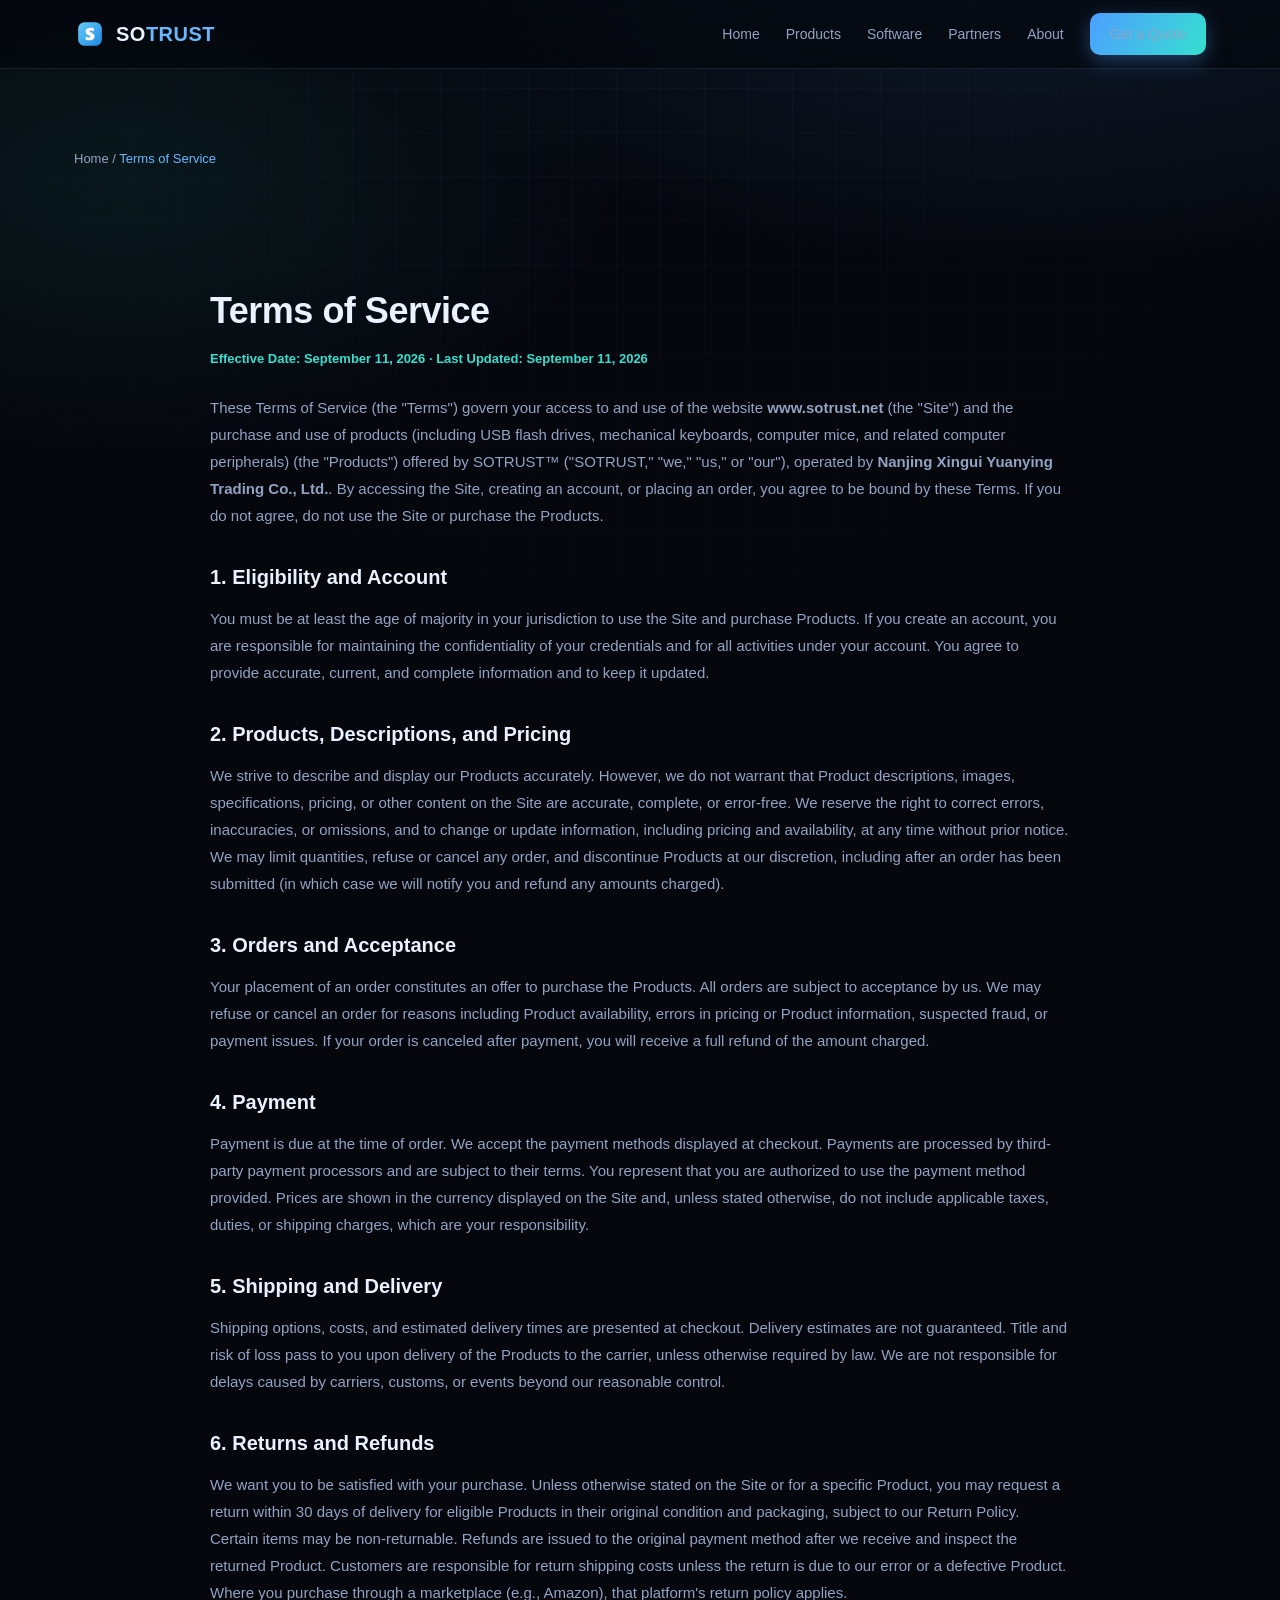
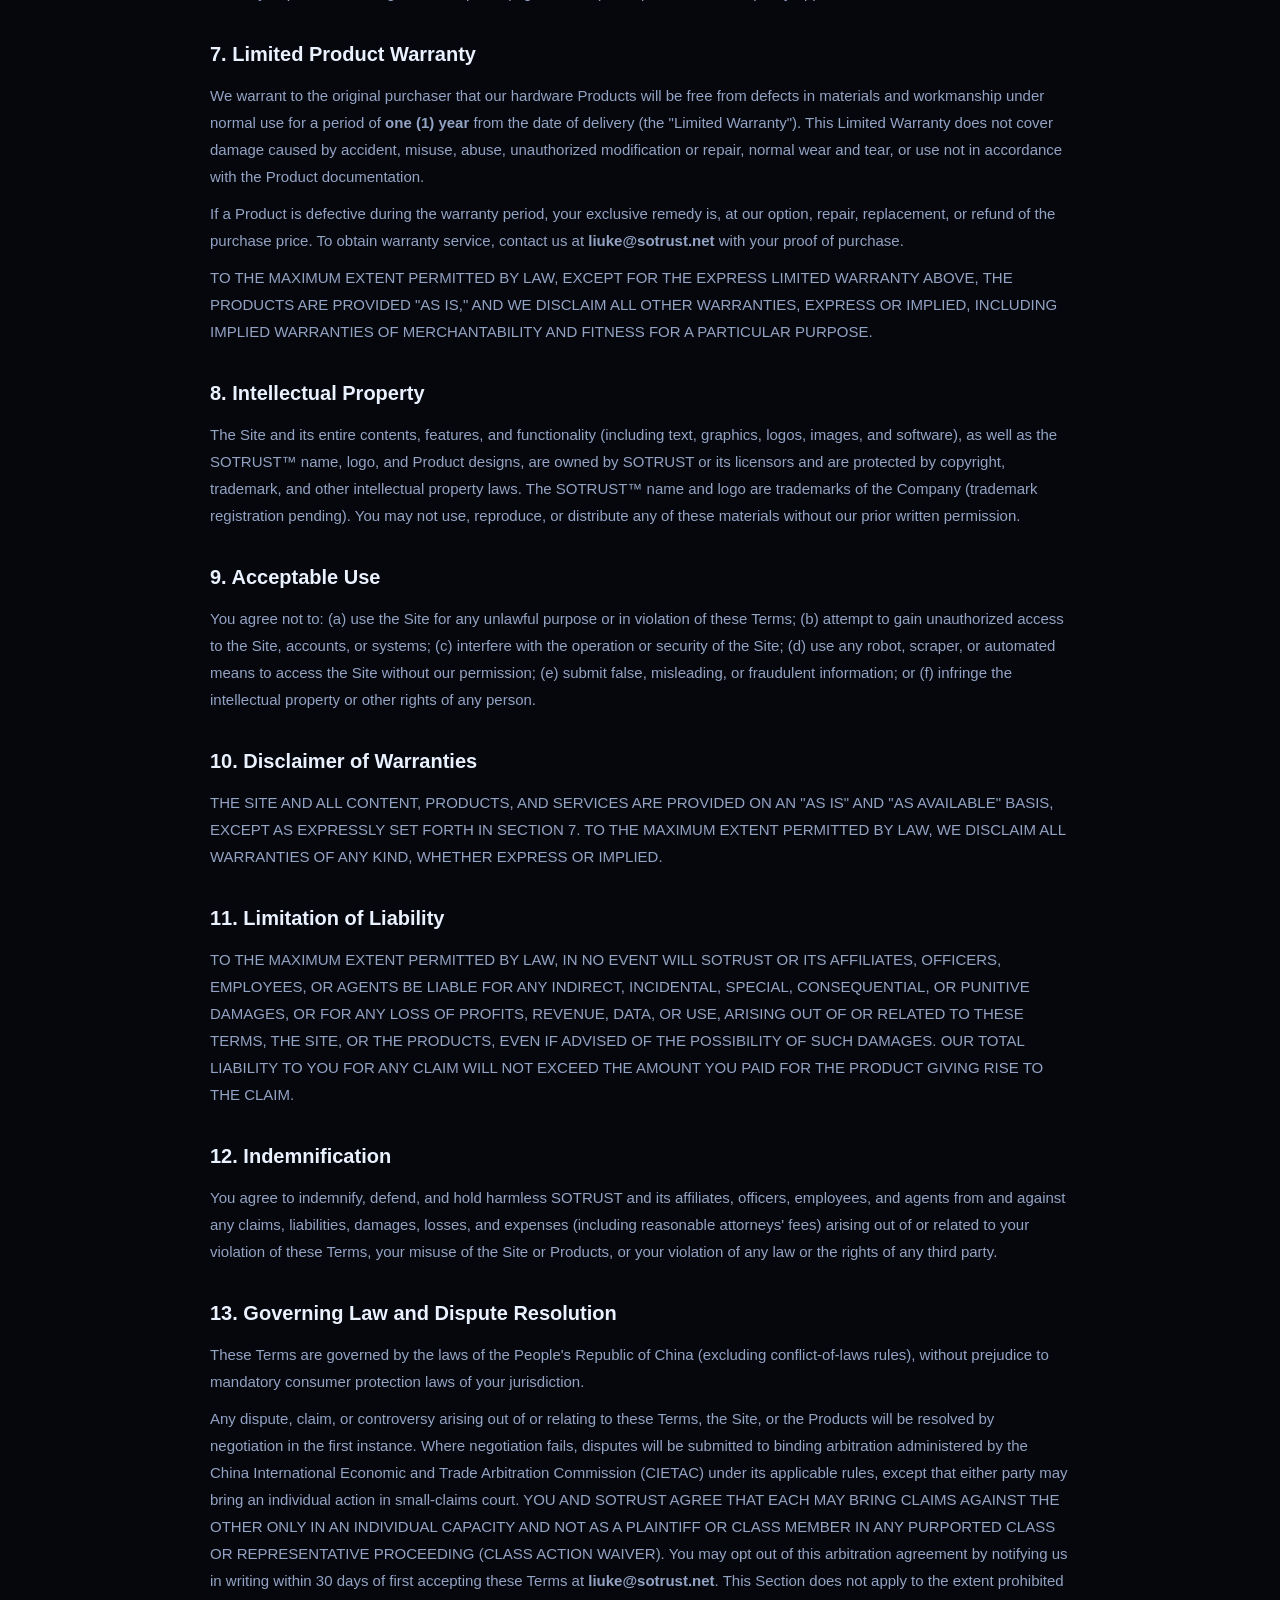
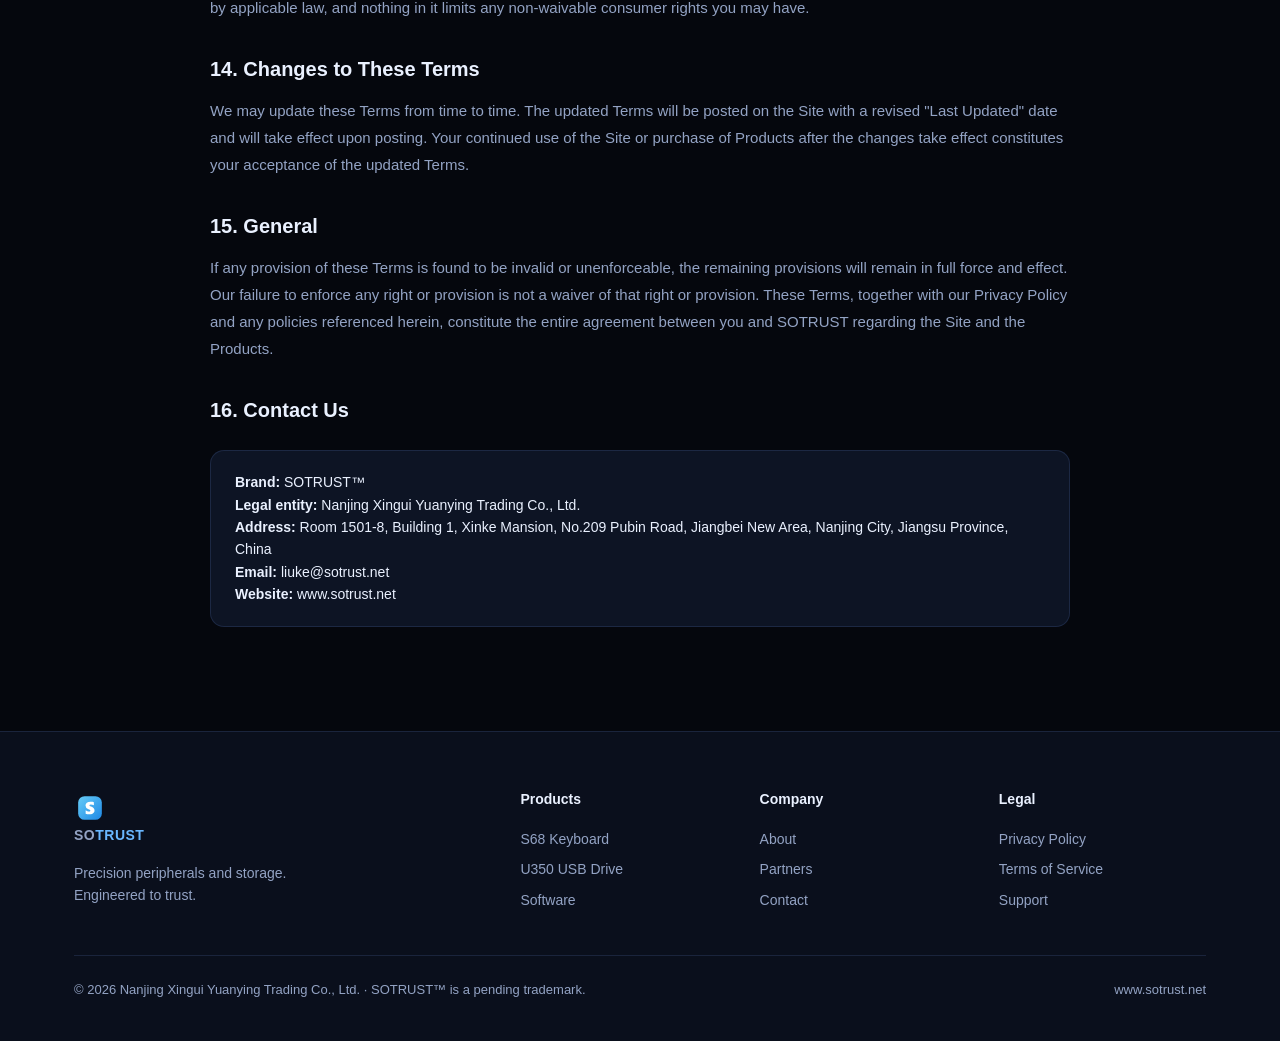
<file: terms.html>
<!DOCTYPE html>
<html lang="en" data-page-node-id="S67wun5VVcJ7CKjiOX3uem">
<head data-page-node-id="m0rJa9WSaslPtuFXKUu6f3">
<meta charset="UTF-8" data-page-node-id="28pEPBN7AFFXqaTFm5igqC">
<meta name="viewport" content="width=device-width, initial-scale=1.0" data-page-node-id="MGZROM65Rk36romA9lGHo9">
<title>Terms of Service — SOTRUST™</title>
<meta name="description" content="SOTRUST Terms of Service — rules for using the Site and purchasing our Products." data-page-node-id="YYNn1DtkcDG5oHixAXCvep">
<link rel="stylesheet" href="css/style.css" data-page-node-id="VZiIU1W364eblXP0XKQaAd">
<style>
.legal{max-width:860px;margin:0 auto;padding:40px 0 80px}
.legal h1{font-size:36px;font-weight:800;margin-bottom:10px;letter-spacing:-.5px}
.legal h2{font-size:20px;font-weight:700;margin:32px 0 12px;color:var(--text)}
.legal h3{font-size:16px;font-weight:700;margin:20px 0 8px;color:var(--text)}
.legal p,.legal li{color:var(--muted);font-size:15px;line-height:1.8;margin-bottom:10px}
.legal ol,.legal ul{padding-left:24px;margin:10px 0}
.legal .meta{color:var(--cyan);font-size:13px;font-weight:600;margin-bottom:24px}
.legal .info{background:var(--panel);border:1px solid var(--line);border-radius:14px;padding:20px 24px;margin:24px 0;font-size:14px}
.legal .info b{color:var(--text)}
.legal .cap{font-size:13px;color:var(--cyan);text-transform:uppercase;letter-spacing:1px;font-weight:700;margin-bottom:6px}
</style>
<link rel="canonical" href="https://www.sotrust.net/terms">
<meta property="og:type" content="website">
<meta property="og:site_name" content="SOTRUST">
<meta property="og:title" content="Terms of Service — SOTRUST™">
<meta property="og:description" content="SOTRUST Terms of Service — rules for using the Site and purchasing our Products.">
<meta property="og:url" content="https://www.sotrust.net/terms">
<meta property="og:image" content="https://www.sotrust.net/assets/products/s68/hero-white.jpeg">
<meta name="twitter:card" content="summary_large_image">
<meta name="twitter:title" content="Terms of Service — SOTRUST™">
<meta name="twitter:description" content="SOTRUST Terms of Service — rules for using the Site and purchasing our Products.">
<meta name="twitter:image" content="https://www.sotrust.net/assets/products/s68/hero-white.jpeg">
</head>
<body data-page-node-id="ndE6UdiCFByfYbYn7XmdVo">

<nav class="nav" data-page-node-id="xlSjkqQ6DPpPkvAL3m3RDm">
  <div class="wrap nav-inner" data-page-node-id="09bSEzmwHLqRsFA1GIDY4N">
    <a href="/" class="logo" data-page-node-id="3W9dRRL72Eo89niwfvPdnQ"><img src="assets/logo/icon.svg" alt="SOTRUST" width="32" height="32" data-page-node-id="XyJ5cCgFAcWjAiwbO6EauF"><span data-page-node-id="bMAX0SfQT5ZoobSP1mhmvX">SO<b data-page-node-id="QTLB4CXojXG9tj9EJ292cn">TRUST</b></span></a>
    <div class="nav-links" data-page-node-id="3FFtsmaXIZusDHruFco8zz">
      <a href="/" data-page-node-id="CPZshED7Ai7O3WuDCuAkhf">Home</a>
      <a href="/products" data-page-node-id="DqmEIVnBkKZYa4DIj1LcsO">Products</a>
      <a href="/software" data-page-node-id="W7HSfCskoEXvxmmR2WYTtn">Software</a>
      <a href="/partners" data-page-node-id="59fItapVlF1ZW6QLzAotUy">Partners</a>
      <a href="/about" data-page-node-id="9Ov4TedZbIWZKG5SKV8rVC">About</a>
      <a href="/contact" class="nav-cta" data-page-node-id="iWQtHWA7XLLIA8Fm6DeHiO">Get a Quote</a>
    </div>
  </div>
</nav>

<header class="page-head" data-page-node-id="rfafJQvl4EoeSGsXZtF0OI">
  <div class="wrap" data-page-node-id="LFJvvtCZ7f9Jbdp8ifvECU">
    <div class="breadcrumb" data-page-node-id="DgJp2CaMQ1KIueVGZBAL06"><a href="/" data-page-node-id="CNxo2bwGulFolUvazGfW2x">Home</a> / <span data-page-node-id="TshXZ5jTDGbH2tsqTYxLcG">Terms of Service</span></div>
  </div>
</header>

<section class="wrap legal" data-page-node-id="jzxouvJOFPzHq7wsEsZsLx">
  <h1 data-page-node-id="MWDaIQ6WlE7OvfIYW4oas9">Terms of Service</h1>
  <div class="meta" data-page-node-id="oD2FjcHYD7slrQH5lz3qwN">Effective Date: September 11, 2026 · Last Updated: September 11, 2026</div>

  <p data-page-node-id="MexQDKYmKuMDOeEu48L2k8">These Terms of Service (the "Terms") govern your access to and use of the website <b data-page-node-id="L5WIdvoHnoExTL6E8FLixq">www.sotrust.net</b> (the "Site") and the purchase and use of products (including USB flash drives, mechanical keyboards, computer mice, and related computer peripherals) (the "Products") offered by SOTRUST™ ("SOTRUST," "we," "us," or "our"), operated by <b data-page-node-id="sCF8F4cAgEFvzSl87oySwV">Nanjing Xingui Yuanying Trading Co., Ltd.</b>. By accessing the Site, creating an account, or placing an order, you agree to be bound by these Terms. If you do not agree, do not use the Site or purchase the Products.</p>

  <h2 data-page-node-id="Hwx1XleKAlFf60YMV9ggu0">1. Eligibility and Account</h2>
  <p data-page-node-id="APjzbkGPQIOzuirL1njB9u">You must be at least the age of majority in your jurisdiction to use the Site and purchase Products. If you create an account, you are responsible for maintaining the confidentiality of your credentials and for all activities under your account. You agree to provide accurate, current, and complete information and to keep it updated.</p>

  <h2 data-page-node-id="LtDgOtYCyDMrtA838EZjs4">2. Products, Descriptions, and Pricing</h2>
  <p data-page-node-id="3ZCyGNdM22vQVVMkVeBtZL">We strive to describe and display our Products accurately. However, we do not warrant that Product descriptions, images, specifications, pricing, or other content on the Site are accurate, complete, or error-free. We reserve the right to correct errors, inaccuracies, or omissions, and to change or update information, including pricing and availability, at any time without prior notice. We may limit quantities, refuse or cancel any order, and discontinue Products at our discretion, including after an order has been submitted (in which case we will notify you and refund any amounts charged).</p>

  <h2 data-page-node-id="ulfYLby0Bl5SZf8p9VdgnG">3. Orders and Acceptance</h2>
  <p data-page-node-id="BkzKTMlvL9A5xG08NviVM1">Your placement of an order constitutes an offer to purchase the Products. All orders are subject to acceptance by us. We may refuse or cancel an order for reasons including Product availability, errors in pricing or Product information, suspected fraud, or payment issues. If your order is canceled after payment, you will receive a full refund of the amount charged.</p>

  <h2 data-page-node-id="60YBtAMyvMSmS6OiHT72Qy">4. Payment</h2>
  <p data-page-node-id="3pJS3ncXhcnqLcQQ40y0Ce">Payment is due at the time of order. We accept the payment methods displayed at checkout. Payments are processed by third-party payment processors and are subject to their terms. You represent that you are authorized to use the payment method provided. Prices are shown in the currency displayed on the Site and, unless stated otherwise, do not include applicable taxes, duties, or shipping charges, which are your responsibility.</p>

  <h2 data-page-node-id="hg92L2Bz84TAsgVWjIGjS4">5. Shipping and Delivery</h2>
  <p data-page-node-id="spfnrUCmUZZfwF1obT4qFa">Shipping options, costs, and estimated delivery times are presented at checkout. Delivery estimates are not guaranteed. Title and risk of loss pass to you upon delivery of the Products to the carrier, unless otherwise required by law. We are not responsible for delays caused by carriers, customs, or events beyond our reasonable control.</p>

  <h2 data-page-node-id="fjsMeXBvnxmyLNeyD50e4l">6. Returns and Refunds</h2>
  <p data-page-node-id="SdwZVJdAYr3JFHbJEDFrjL">We want you to be satisfied with your purchase. Unless otherwise stated on the Site or for a specific Product, you may request a return within 30 days of delivery for eligible Products in their original condition and packaging, subject to our Return Policy. Certain items may be non-returnable. Refunds are issued to the original payment method after we receive and inspect the returned Product. Customers are responsible for return shipping costs unless the return is due to our error or a defective Product. Where you purchase through a marketplace (e.g., Amazon), that platform's return policy applies.</p>

  <h2 data-page-node-id="CfrJvsEaVZbJ8RWeLfNTqa">7. Limited Product Warranty</h2>
  <p data-page-node-id="tl3M3Ps1W8nDKrGHWxsspP">We warrant to the original purchaser that our hardware Products will be free from defects in materials and workmanship under normal use for a period of <b data-page-node-id="eYNGAzmNvOuEn8aPQzW3gj">one (1) year</b> from the date of delivery (the "Limited Warranty"). This Limited Warranty does not cover damage caused by accident, misuse, abuse, unauthorized modification or repair, normal wear and tear, or use not in accordance with the Product documentation.</p>
  <p data-page-node-id="LklF4GT1IsWpKizJGjXq4V">If a Product is defective during the warranty period, your exclusive remedy is, at our option, repair, replacement, or refund of the purchase price. To obtain warranty service, contact us at <b data-page-node-id="yAjha7NvdLMOXqEvVHrFHm">liuke@sotrust.net</b> with your proof of purchase.</p>
  <p data-page-node-id="NKTWZF4ZYChOKZAPUcmqpG">TO THE MAXIMUM EXTENT PERMITTED BY LAW, EXCEPT FOR THE EXPRESS LIMITED WARRANTY ABOVE, THE PRODUCTS ARE PROVIDED "AS IS," AND WE DISCLAIM ALL OTHER WARRANTIES, EXPRESS OR IMPLIED, INCLUDING IMPLIED WARRANTIES OF MERCHANTABILITY AND FITNESS FOR A PARTICULAR PURPOSE.</p>

  <h2 data-page-node-id="u22mgrvJS2SyBO63RehDIN">8. Intellectual Property</h2>
  <p data-page-node-id="8vfVla026saccxaUpBSkjc">The Site and its entire contents, features, and functionality (including text, graphics, logos, images, and software), as well as the SOTRUST™ name, logo, and Product designs, are owned by SOTRUST or its licensors and are protected by copyright, trademark, and other intellectual property laws. The SOTRUST™ name and logo are trademarks of the Company (trademark registration pending). You may not use, reproduce, or distribute any of these materials without our prior written permission.</p>

  <h2 data-page-node-id="HTaW15DrE2xpeWF77Gxsn7">9. Acceptable Use</h2>
  <p data-page-node-id="HElpu7bU6ZD2tu6auGZFwg">You agree not to: (a) use the Site for any unlawful purpose or in violation of these Terms; (b) attempt to gain unauthorized access to the Site, accounts, or systems; (c) interfere with the operation or security of the Site; (d) use any robot, scraper, or automated means to access the Site without our permission; (e) submit false, misleading, or fraudulent information; or (f) infringe the intellectual property or other rights of any person.</p>

  <h2 data-page-node-id="yYKzk0CH8XyhSBkEBTcpoj">10. Disclaimer of Warranties</h2>
  <p data-page-node-id="kUaer9Y4QUA9Y4npUq7ijp">THE SITE AND ALL CONTENT, PRODUCTS, AND SERVICES ARE PROVIDED ON AN "AS IS" AND "AS AVAILABLE" BASIS, EXCEPT AS EXPRESSLY SET FORTH IN SECTION 7. TO THE MAXIMUM EXTENT PERMITTED BY LAW, WE DISCLAIM ALL WARRANTIES OF ANY KIND, WHETHER EXPRESS OR IMPLIED.</p>

  <h2 data-page-node-id="Y8dXvWqS9aCADcaG3nutsy">11. Limitation of Liability</h2>
  <p data-page-node-id="jmy2NkY6TLNbcXAYXgYMSf">TO THE MAXIMUM EXTENT PERMITTED BY LAW, IN NO EVENT WILL SOTRUST OR ITS AFFILIATES, OFFICERS, EMPLOYEES, OR AGENTS BE LIABLE FOR ANY INDIRECT, INCIDENTAL, SPECIAL, CONSEQUENTIAL, OR PUNITIVE DAMAGES, OR FOR ANY LOSS OF PROFITS, REVENUE, DATA, OR USE, ARISING OUT OF OR RELATED TO THESE TERMS, THE SITE, OR THE PRODUCTS, EVEN IF ADVISED OF THE POSSIBILITY OF SUCH DAMAGES. OUR TOTAL LIABILITY TO YOU FOR ANY CLAIM WILL NOT EXCEED THE AMOUNT YOU PAID FOR THE PRODUCT GIVING RISE TO THE CLAIM.</p>

  <h2 data-page-node-id="e7wxh25IojmhGi8GhzdoxE">12. Indemnification</h2>
  <p data-page-node-id="BSjC0AU1BizWr7YgzdZAi1">You agree to indemnify, defend, and hold harmless SOTRUST and its affiliates, officers, employees, and agents from and against any claims, liabilities, damages, losses, and expenses (including reasonable attorneys' fees) arising out of or related to your violation of these Terms, your misuse of the Site or Products, or your violation of any law or the rights of any third party.</p>

  <h2 data-page-node-id="EOtiwOAiUnm6lP4tCHsa4R">13. Governing Law and Dispute Resolution</h2>
  <p data-page-node-id="NLvsbitSiEE8kG4GrDNjmG">These Terms are governed by the laws of the People's Republic of China (excluding conflict-of-laws rules), without prejudice to mandatory consumer protection laws of your jurisdiction.</p>
  <p data-page-node-id="x6qr7Xc1lFOhLryHZ98bT6">Any dispute, claim, or controversy arising out of or relating to these Terms, the Site, or the Products will be resolved by negotiation in the first instance. Where negotiation fails, disputes will be submitted to binding arbitration administered by the China International Economic and Trade Arbitration Commission (CIETAC) under its applicable rules, except that either party may bring an individual action in small-claims court. YOU AND SOTRUST AGREE THAT EACH MAY BRING CLAIMS AGAINST THE OTHER ONLY IN AN INDIVIDUAL CAPACITY AND NOT AS A PLAINTIFF OR CLASS MEMBER IN ANY PURPORTED CLASS OR REPRESENTATIVE PROCEEDING (CLASS ACTION WAIVER). You may opt out of this arbitration agreement by notifying us in writing within 30 days of first accepting these Terms at <b data-page-node-id="0C4AR0qBRe68dvjiqYkHvx">liuke@sotrust.net</b>. This Section does not apply to the extent prohibited by applicable law, and nothing in it limits any non-waivable consumer rights you may have.</p>

  <h2 data-page-node-id="IkAuc7sU5EBfCuHN4r3pLT">14. Changes to These Terms</h2>
  <p data-page-node-id="3umBM1hX5BqKfwy0NGDCWE">We may update these Terms from time to time. The updated Terms will be posted on the Site with a revised "Last Updated" date and will take effect upon posting. Your continued use of the Site or purchase of Products after the changes take effect constitutes your acceptance of the updated Terms.</p>

  <h2 data-page-node-id="vm6cHDLACNY04rEdSWCraZ">15. General</h2>
  <p data-page-node-id="ynfNxdpSnIPdiPkJXXiLPn">If any provision of these Terms is found to be invalid or unenforceable, the remaining provisions will remain in full force and effect. Our failure to enforce any right or provision is not a waiver of that right or provision. These Terms, together with our Privacy Policy and any policies referenced herein, constitute the entire agreement between you and SOTRUST regarding the Site and the Products.</p>

  <h2 data-page-node-id="J56bcN9Lvi0L5eZQ30Nmw3">16. Contact Us</h2>
  <div class="info" data-page-node-id="gJ9owcmW6czjmJkMzCL9UW">
    <b data-page-node-id="pbYKtwnEXfckSkgFQEPUjk">Brand:</b> SOTRUST™<br data-page-node-id="6gaxE3Ynp1QHZcd4ycKfQv">
    <b data-page-node-id="8DzHgHK8WYK8Roofkm6Npe">Legal entity:</b> Nanjing Xingui Yuanying Trading Co., Ltd.<br data-page-node-id="lrCndygNgOF8ykeASLVN5e">
    <b data-page-node-id="qPDlAnAGtUvGFPlWCVXPo3">Address:</b> Room 1501-8, Building 1, Xinke Mansion, No.209 Pubin Road, Jiangbei New Area, Nanjing City, Jiangsu Province, China<br data-page-node-id="VWHvs4x1TRsfDunziKm1wn">
    <b data-page-node-id="6wHdRl1PiJWJpQACHY6AHl">Email:</b> liuke@sotrust.net<br data-page-node-id="Y17cN8SMmxjlliO105jbHQ">
    <b data-page-node-id="ZUGVayIk5tFVBP3mTHphlV">Website:</b> www.sotrust.net
  </div>
</section>

<footer data-page-node-id="lC6v7TONWHicsaaTMkvLVE">
  <div class="wrap" data-page-node-id="2dQewtsOKT2UeGnm9VPQHk">
    <div class="foot-grid" data-page-node-id="74oh083utKqoJ80KGnNern">
      <div class="foot-brand" data-page-node-id="PsWp7NWujp0Th9QrjebskL">
        <a href="/" class="logo" data-page-node-id="GfPIidb7BNzXnbwCAj5nFD"><img src="assets/logo/icon.svg" alt="SOTRUST" width="32" height="32" data-page-node-id="Qh0x9ETaFn9s6FmhDdcDy9"><span data-page-node-id="DoE1awGznmZ9MErwK1q612">SO<b data-page-node-id="8ptX6ZCqU2JLMMTU5hqXMl">TRUST</b></span></a>
        <p data-page-node-id="ntuyrYSICfAVyRHV6F4eu4">Precision peripherals and storage. Engineered to trust.</p>
      </div>
      <div data-page-node-id="vBQ9bn0HlGfpKKyRn9fe76"><h5 data-page-node-id="WaYP1U0ZMgoD1i8NYsT5G6">Products</h5><a href="/s68" data-page-node-id="XU4KkOri2HLZfeqOQ9mPet">S68 Keyboard</a><a href="/u350" data-page-node-id="6LBDppDbUkxjHD5wKNTOsY">U350 USB Drive</a><a href="/software" data-page-node-id="AakyEWWUnGYCa362YqZKW9">Software</a></div>
      <div data-page-node-id="M4MW5pVDf4LrSgNgBc030e"><h5 data-page-node-id="S9HjkubwpssJzLfmuaC2Fd">Company</h5><a href="/about" data-page-node-id="0OYaLGNPyLyGdCaw4A2UYy">About</a><a href="/partners" data-page-node-id="xCjpWnHTNmneRlRJ3PG239">Partners</a><a href="/contact" data-page-node-id="mWkA1njsM9yy2FzKk9znHi">Contact</a></div>
      <div data-page-node-id="1xan1DsopBDVYUjSUrqeVU"><h5 data-page-node-id="YxlJA9BelD1olXwV28QtLj">Legal</h5><a href="/privacy" data-page-node-id="sz4SgJUsDZR5TNHfcE7iGS">Privacy Policy</a><a href="/terms" data-page-node-id="Zh2HbI734WHLs3RWEqGBWn">Terms of Service</a><a href="/support" data-page-node-id="bZ0oHV5wsLD4yBDhdnihre">Support</a></div>
    </div>
    <div class="foot-bottom" data-page-node-id="hwCui7haFd7DPg6XDxs7Qm">
      <span data-page-node-id="zHW2AuMNtnjyXE3qoLWM33">© 2026 Nanjing Xingui Yuanying Trading Co., Ltd. · SOTRUST™ is a pending trademark.</span>
      <span data-page-node-id="FltG7m9MQhLlSEywvdTVFe">www.sotrust.net</span>
    </div>
  </div>
</footer>

</body>
</html>
</file>
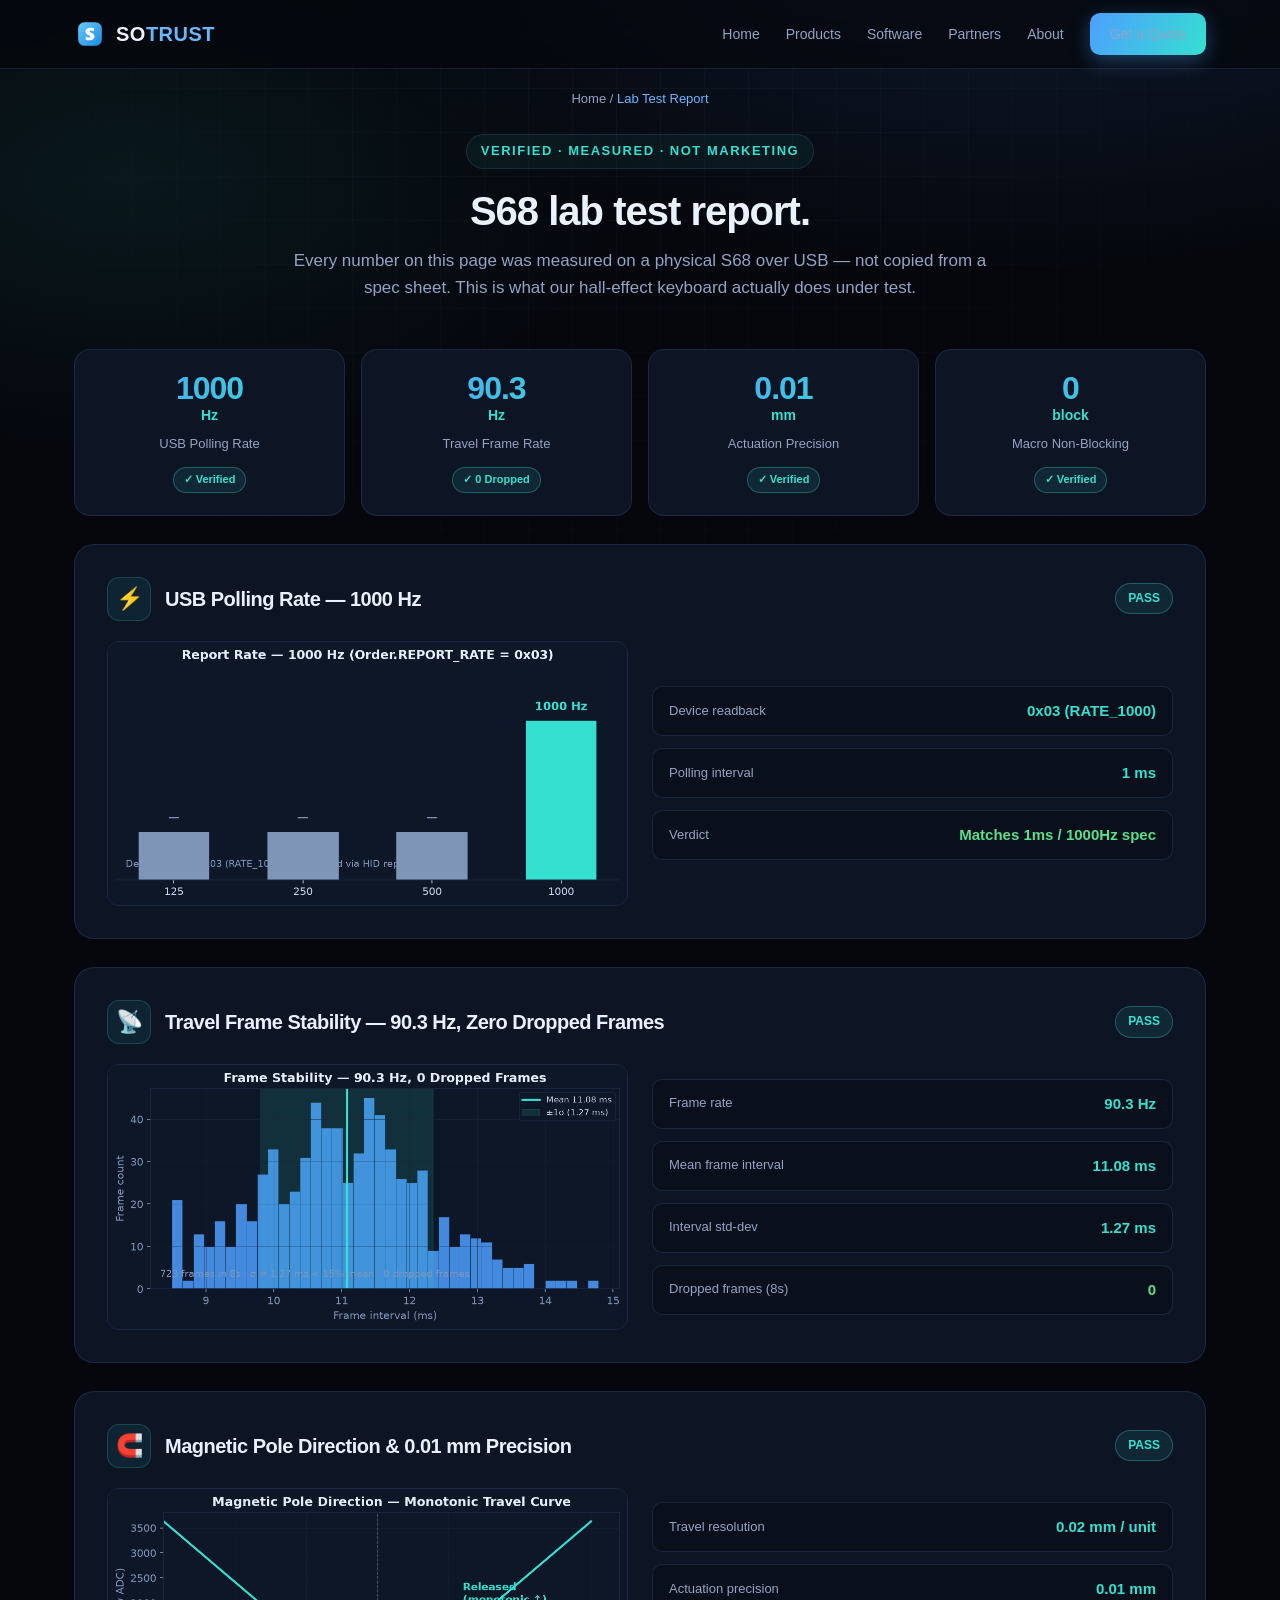
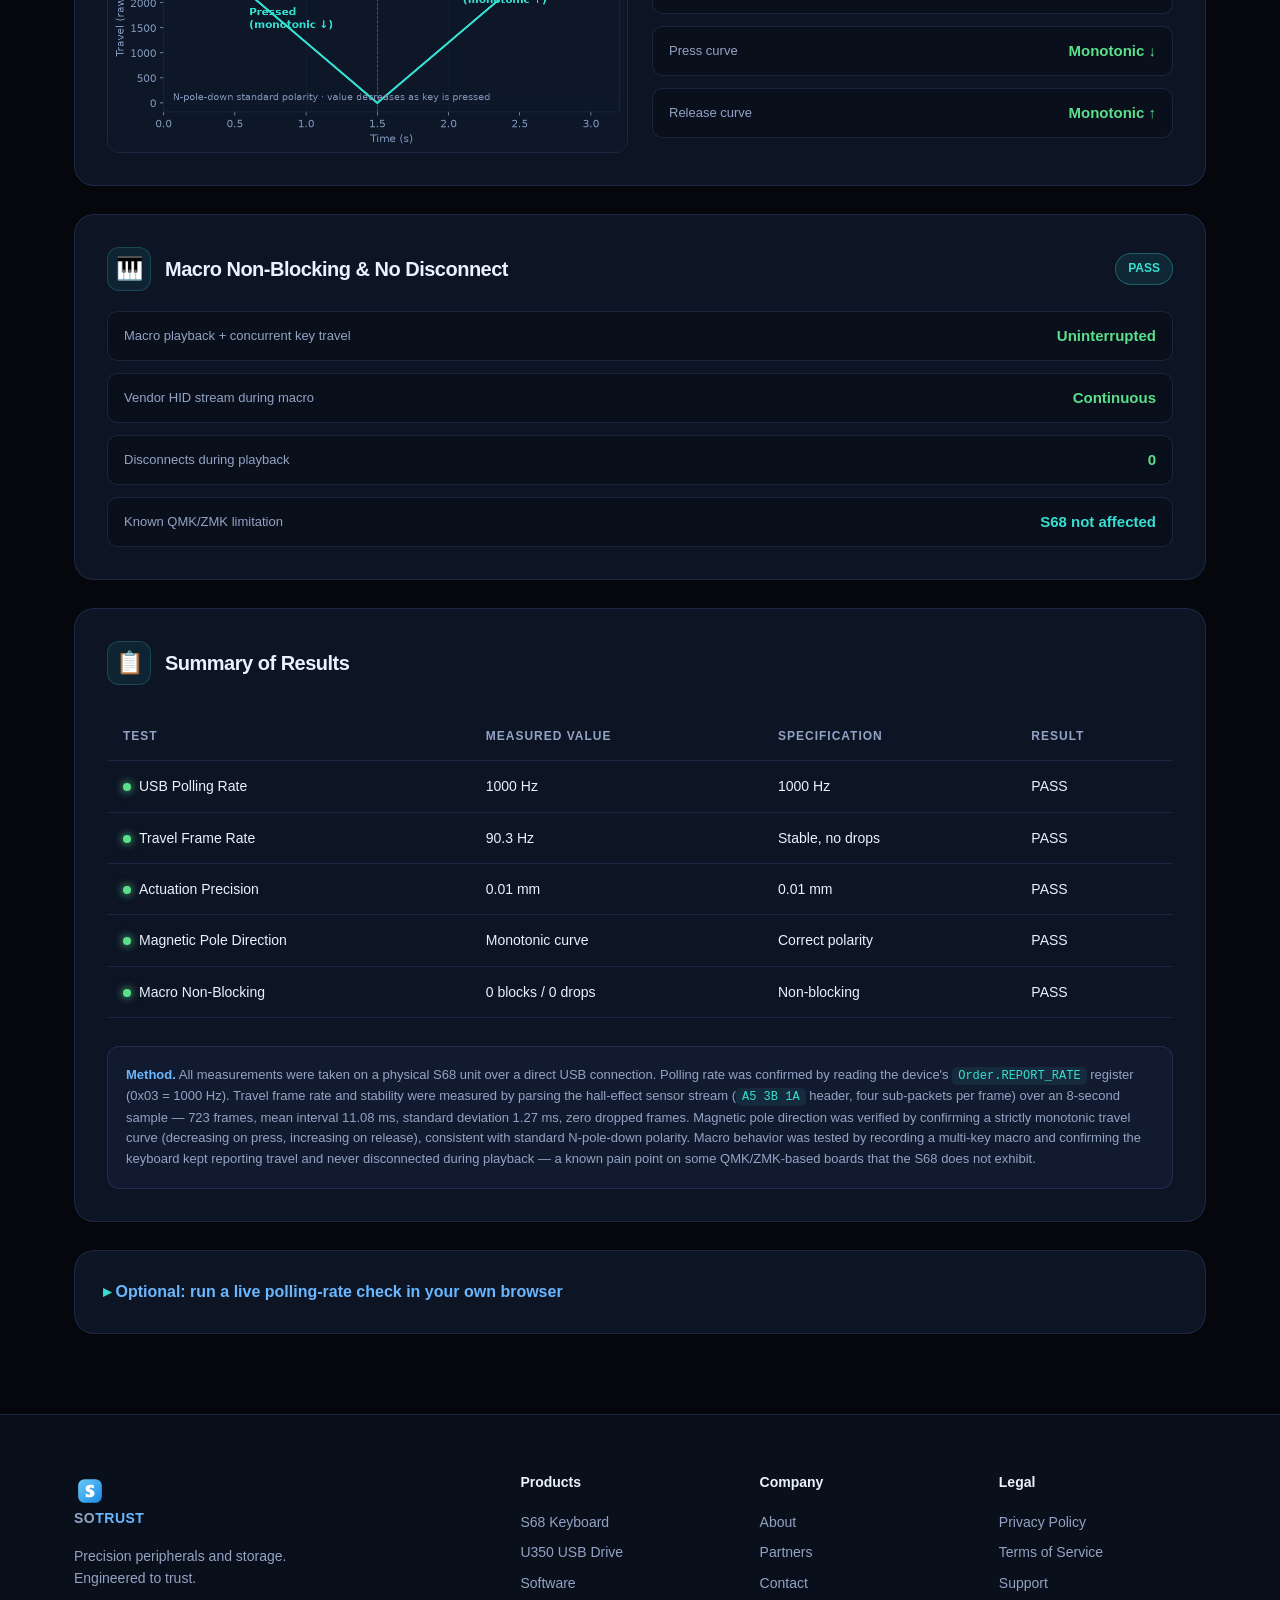
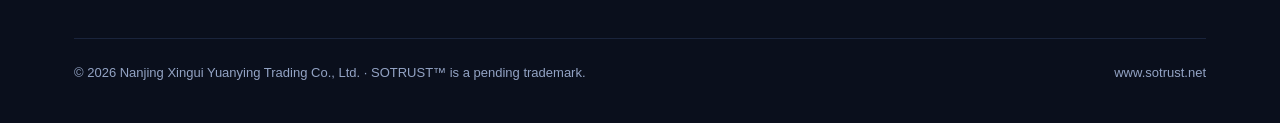
<file: test.html>
<!DOCTYPE html>
<html lang="en">
<head>
<meta charset="UTF-8">
<meta name="viewport" content="width=device-width, initial-scale=1.0">
<title>S68 Lab Test Report — Verified Specifications — SOTRUST™</title>
<meta name="description" content="Independent lab test results for the SOTRUST S68 hall-effect magnetic keyboard: 1000Hz polling, 90.3Hz travel frame rate with zero dropped frames, 0.01mm actuation precision, and macro non-blocking behavior.">
<link rel="stylesheet" href="css/style.css">
<style>
.test-hero{text-align:center;padding:20px 0 8px}
.test-hero .kicker{display:inline-flex;align-items:center;gap:8px;font-size:13px;font-weight:600;color:var(--cyan);letter-spacing:1.5px;text-transform:uppercase;border:1px solid var(--line);border-radius:999px;padding:6px 14px;background:rgba(53,224,208,.06);margin-bottom:20px}
.test-hero h1{font-size:40px;font-weight:800;letter-spacing:-1px;line-height:1.1;margin-bottom:14px}
.test-hero .lede{color:var(--muted);font-size:17px;max-width:720px;margin:0 auto}

/* 摘要卡 */
.summary-wrap{display:grid;grid-template-columns:repeat(4,1fr);gap:16px;margin-top:40px}
.sum-card{background:var(--panel);border:1px solid var(--line);border-radius:16px;padding:22px 18px;text-align:center}
.sum-card .v{font-size:32px;font-weight:800;letter-spacing:-1px;background:var(--accent-grad);-webkit-background-clip:text;background-clip:text;color:transparent;line-height:1}
.sum-card .u{font-size:14px;font-weight:600;color:var(--cyan)}
.sum-card .l{font-size:13px;color:var(--muted);margin-top:8px}
.sum-card .badge{display:inline-flex;align-items:center;gap:5px;font-size:11px;font-weight:700;color:var(--cyan);background:rgba(53,224,208,.1);border:1px solid rgba(53,224,208,.3);border-radius:999px;padding:3px 10px;margin-top:12px}

/* 测试项明细卡 */
.metric-card{background:var(--panel);border:1px solid var(--line);border-radius:20px;padding:32px;margin-top:28px}
.metric-head{display:flex;align-items:center;gap:14px;margin-bottom:20px}
.metric-head .ic{flex-shrink:0;width:44px;height:44px;border-radius:12px;display:grid;place-items:center;font-size:22px;background:rgba(53,224,208,.08);border:1px solid rgba(53,224,208,.2)}
.metric-head h3{font-size:20px;font-weight:700;letter-spacing:-.5px;margin:0}
.metric-head .pass-tag{margin-left:auto;font-size:12px;font-weight:700;color:var(--cyan);background:rgba(53,224,208,.1);border:1px solid rgba(53,224,208,.3);padding:5px 12px;border-radius:999px}
.metric-body{display:grid;grid-template-columns:1fr 1fr;gap:24px;align-items:center}
.metric-body .chart{border-radius:12px;overflow:hidden;border:1px solid var(--line)}
.metric-body .chart img{width:100%;display:block}
.metric-facts{display:flex;flex-direction:column;gap:12px}
.fact{display:flex;justify-content:space-between;align-items:center;padding:12px 16px;background:var(--bg2);border:1px solid var(--line);border-radius:10px}
.fact .k{font-size:13px;color:var(--muted)}
.fact .val{font-size:15px;font-weight:700;color:var(--cyan)}
.fact .val.good{color:#5adf8a}

/* 结果表 */
.result-table{width:100%;border-collapse:collapse;margin-top:28px}
.result-table th,.result-table td{padding:14px 16px;text-align:left;border-bottom:1px solid var(--line);font-size:14px}
.result-table th{color:var(--muted);font-weight:600;font-size:12px;text-transform:uppercase;letter-spacing:1px}
.result-table td .dot{display:inline-block;width:8px;height:8px;border-radius:50%;margin-right:8px}
.result-table .pass .dot{background:#5adf8a;box-shadow:0 0 8px #5adf8a}
.result-table td.pass{color:var(--cyan);font-weight:600}

.method{margin-top:28px;font-size:13px;color:var(--muted);background:rgba(120,160,255,.05);border:1px solid var(--line);border-radius:12px;padding:18px}
.method b{color:var(--blue2)}
.method code{color:var(--cyan);font-family:ui-monospace,SFMono-Regular,Menlo,monospace;font-size:12px;background:rgba(53,224,208,.08);padding:2px 6px;border-radius:5px}

/* 可选的实时测试折叠块 */
.live-test{margin-top:28px;background:var(--panel);border:1px solid var(--line);border-radius:20px;padding:28px}
.live-test summary{cursor:pointer;font-weight:700;font-size:16px;color:var(--blue2);list-style:none}
.live-test summary::-webkit-details-marker{display:none}
.live-test summary::before{content:"▸ ";color:var(--cyan)}
.live-test[open] summary::before{content:"▾ "}
.status-pill{display:inline-flex;align-items:center;gap:8px;font-size:14px;font-weight:600;padding:8px 16px;border-radius:999px;border:1px solid var(--line);color:var(--muted)}
.status-pill .dot{width:8px;height:8px;border-radius:50%;background:var(--muted)}
.status-pill.on{color:var(--cyan);border-color:rgba(53,224,208,.4)}
.status-pill.on .dot{background:var(--cyan);box-shadow:0 0 10px var(--cyan)}
.status-pill.err{color:#ff7a7a;border-color:rgba(255,122,122,.4)}
.status-pill.err .dot{background:#ff7a7a}
.gauge-wrap{display:grid;grid-template-columns:repeat(3,1fr);gap:16px;margin-top:24px}
.gauge{background:var(--bg2);border:1px solid var(--line);border-radius:16px;padding:20px;text-align:center}
.gauge .val{font-size:38px;font-weight:800;letter-spacing:-1px;color:var(--cyan);line-height:1}
.gauge .unit{font-size:14px;font-weight:600;color:var(--cyan)}
.gauge .label{font-size:13px;color:var(--muted);margin-top:8px}
.connect-row{display:flex;flex-wrap:wrap;gap:14px;align-items:center;margin-top:18px}

@media(max-width:960px){
  .summary-wrap{grid-template-columns:repeat(2,1fr)}
  .metric-body{grid-template-columns:1fr}
  .test-hero h1{font-size:32px}
}
</style>
<link rel="canonical" href="https://www.sotrust.net/test">
<meta property="og:type" content="website">
<meta property="og:site_name" content="SOTRUST">
<meta property="og:title" content="S68 Lab Test Report — Verified Specifications — SOTRUST™">
<meta property="og:description" content="Verified test results: 1000Hz polling, 90.3Hz travel frame rate with zero dropped frames, 0.01mm actuation precision, and macro non-blocking.">
<meta property="og:url" content="https://www.sotrust.net/test">
<meta property="og:image" content="https://www.sotrust.net/assets/products/s68/hero-white.jpeg">
<meta name="twitter:card" content="summary_large_image">
<meta name="twitter:title" content="S68 Lab Test Report — Verified Specifications — SOTRUST™">
<meta name="twitter:description" content="Verified test results: 1000Hz polling, 90.3Hz travel frame rate with zero dropped frames, 0.01mm actuation precision.">
<meta name="twitter:image" content="https://www.sotrust.net/assets/products/s68/hero-white.jpeg">
</head>
<body>

<nav class="nav">
  <div class="wrap nav-inner">
    <a href="/" class="logo"><img src="assets/logo/icon.svg" alt="SOTRUST" width="32" height="32"><span>SO<b>TRUST</b></span></a>
    <div class="nav-links">
      <a href="/">Home</a>
      <a href="/products">Products</a>
      <a href="/software">Software</a>
      <a href="/partners">Partners</a>
      <a href="/about">About</a>
      <a href="/contact" class="nav-cta">Get a Quote</a>
    </div>
  </div>
</nav>

<header class="page-head test-hero">
  <div class="wrap">
    <div class="breadcrumb"><a href="/">Home</a> / <span>Lab Test Report</span></div>
    <span class="kicker">Verified · Measured · Not Marketing</span>
    <h1>S68 lab test report.</h1>
    <p class="lede">Every number on this page was measured on a physical S68 over USB — not copied from a spec sheet. This is what our hall-effect keyboard actually does under test.</p>
  </div>
</header>

<main class="wrap" style="padding-bottom:80px">

  <!-- 摘要 -->
  <div class="summary-wrap">
    <div class="sum-card">
      <div class="v">1000</div>
      <div class="u">Hz</div>
      <div class="l">USB Polling Rate</div>
      <div class="badge">✓ Verified</div>
    </div>
    <div class="sum-card">
      <div class="v">90.3</div>
      <div class="u">Hz</div>
      <div class="l">Travel Frame Rate</div>
      <div class="badge">✓ 0 Dropped</div>
    </div>
    <div class="sum-card">
      <div class="v">0.01</div>
      <div class="u">mm</div>
      <div class="l">Actuation Precision</div>
      <div class="badge">✓ Verified</div>
    </div>
    <div class="sum-card">
      <div class="v">0</div>
      <div class="u">block</div>
      <div class="l">Macro Non-Blocking</div>
      <div class="badge">✓ Verified</div>
    </div>
  </div>

  <!-- 测试项 1: 回报率 -->
  <div class="metric-card">
    <div class="metric-head">
      <div class="ic">⚡</div>
      <h3>USB Polling Rate — 1000 Hz</h3>
      <span class="pass-tag">PASS</span>
    </div>
    <div class="metric-body">
      <div class="chart"><img src="assets/test/report_rate.png" alt="Report rate 1000Hz confirmed via HID readback"></div>
      <div class="metric-facts">
        <div class="fact"><span class="k">Device readback</span><span class="val">0x03 (RATE_1000)</span></div>
        <div class="fact"><span class="k">Polling interval</span><span class="val">1 ms</span></div>
        <div class="fact"><span class="k">Verdict</span><span class="val good">Matches 1ms / 1000Hz spec</span></div>
      </div>
    </div>
  </div>

  <!-- 测试项 2: 键程帧率稳定性 -->
  <div class="metric-card">
    <div class="metric-head">
      <div class="ic">📡</div>
      <h3>Travel Frame Stability — 90.3 Hz, Zero Dropped Frames</h3>
      <span class="pass-tag">PASS</span>
    </div>
    <div class="metric-body">
      <div class="chart"><img src="assets/test/frame_stability.png" alt="Frame stability histogram 90.3Hz"></div>
      <div class="metric-facts">
        <div class="fact"><span class="k">Frame rate</span><span class="val">90.3 Hz</span></div>
        <div class="fact"><span class="k">Mean frame interval</span><span class="val">11.08 ms</span></div>
        <div class="fact"><span class="k">Interval std-dev</span><span class="val">1.27 ms</span></div>
        <div class="fact"><span class="k">Dropped frames (8s)</span><span class="val good">0</span></div>
      </div>
    </div>
  </div>

  <!-- 测试项 3: 键程精度 / 磁极方向 -->
  <div class="metric-card">
    <div class="metric-head">
      <div class="ic">🧲</div>
      <h3>Magnetic Pole Direction &amp; 0.01 mm Precision</h3>
      <span class="pass-tag">PASS</span>
    </div>
    <div class="metric-body">
      <div class="chart"><img src="assets/test/curve_pole.png" alt="Monotonic travel curve confirming magnetic pole direction"></div>
      <div class="metric-facts">
        <div class="fact"><span class="k">Travel resolution</span><span class="val">0.02 mm / unit</span></div>
        <div class="fact"><span class="k">Actuation precision</span><span class="val">0.01 mm</span></div>
        <div class="fact"><span class="k">Press curve</span><span class="val good">Monotonic ↓</span></div>
        <div class="fact"><span class="k">Release curve</span><span class="val good">Monotonic ↑</span></div>
      </div>
    </div>
  </div>

  <!-- 测试项 4: 宏不阻塞 -->
  <div class="metric-card">
    <div class="metric-head">
      <div class="ic">🎹</div>
      <h3>Macro Non-Blocking &amp; No Disconnect</h3>
      <span class="pass-tag">PASS</span>
    </div>
    <div class="metric-facts" style="margin-top:0">
      <div class="fact"><span class="k">Macro playback + concurrent key travel</span><span class="val good">Uninterrupted</span></div>
      <div class="fact"><span class="k">Vendor HID stream during macro</span><span class="val good">Continuous</span></div>
      <div class="fact"><span class="k">Disconnects during playback</span><span class="val good">0</span></div>
      <div class="fact"><span class="k">Known QMK/ZMK limitation</span><span class="val">S68 not affected</span></div>
    </div>
  </div>

  <!-- 结果汇总表 -->
  <div class="metric-card">
    <div class="metric-head">
      <div class="ic">📋</div>
      <h3>Summary of Results</h3>
    </div>
    <table class="result-table">
      <thead>
        <tr><th>Test</th><th>Measured Value</th><th>Specification</th><th>Result</th></tr>
      </thead>
      <tbody>
        <tr class="pass"><td><span class="dot"></span>USB Polling Rate</td><td>1000 Hz</td><td>1000 Hz</td><td>PASS</td></tr>
        <tr class="pass"><td><span class="dot"></span>Travel Frame Rate</td><td>90.3 Hz</td><td>Stable, no drops</td><td>PASS</td></tr>
        <tr class="pass"><td><span class="dot"></span>Actuation Precision</td><td>0.01 mm</td><td>0.01 mm</td><td>PASS</td></tr>
        <tr class="pass"><td><span class="dot"></span>Magnetic Pole Direction</td><td>Monotonic curve</td><td>Correct polarity</td><td>PASS</td></tr>
        <tr class="pass"><td><span class="dot"></span>Macro Non-Blocking</td><td>0 blocks / 0 drops</td><td>Non-blocking</td><td>PASS</td></tr>
      </tbody>
    </table>

    <div class="method">
      <b>Method.</b> All measurements were taken on a physical S68 unit over a direct USB connection. Polling rate was confirmed by reading the device's <code>Order.REPORT_RATE</code> register (0x03 = 1000&nbsp;Hz). Travel frame rate and stability were measured by parsing the hall-effect sensor stream (<code>A5&nbsp;3B&nbsp;1A</code> header, four sub-packets per frame) over an 8-second sample — 723 frames, mean interval 11.08&nbsp;ms, standard deviation 1.27&nbsp;ms, zero dropped frames. Magnetic pole direction was verified by confirming a strictly monotonic travel curve (decreasing on press, increasing on release), consistent with standard N-pole-down polarity. Macro behavior was tested by recording a multi-key macro and confirming the keyboard kept reporting travel and never disconnected during playback — a known pain point on some QMK/ZMK-based boards that the S68 does not exhibit.
    </div>
  </div>

  <!-- 可选实时测试 -->
  <details class="live-test">
    <summary>Optional: run a live polling-rate check in your own browser</summary>
    <p style="color:var(--muted);font-size:13px;margin:14px 0 0">Prefer to see it yourself? Connect your S68 over USB and measure its polling rate live using WebHID (Chrome or Edge).</p>
    <div class="connect-row">
      <button id="connectBtn" class="btn primary">Connect S68</button>
      <span id="statusPill" class="status-pill"><span class="dot"></span><span id="statusText">Not connected</span></span>
    </div>
    <div class="gauge-wrap">
      <div class="gauge" id="gaugeRate">
        <div class="val" id="rateVal">0</div>
        <div class="unit">Hz</div>
        <div class="label">Polling Rate</div>
      </div>
      <div class="gauge" id="gaugeCount">
        <div class="val" id="countVal">0</div>
        <div class="unit">events</div>
        <div class="label">Key Events</div>
      </div>
      <div class="gauge" id="gaugeStability">
        <div class="val" id="stabVal">—</div>
        <div class="unit"></div>
        <div class="label">Stability</div>
      </div>
    </div>
    <div id="verdict" class="method" style="display:none;margin-top:18px">Tap keys rapidly and hold a moment to capture a sample.</div>
  </details>

</main>

<footer>
  <div class="wrap">
    <div class="foot-grid">
      <div class="foot-brand">
        <a href="/" class="logo"><img src="assets/logo/icon.svg" alt="SOTRUST" width="32" height="32"><span>SO<b>TRUST</b></span></a>
        <p>Precision peripherals and storage. Engineered to trust.</p>
      </div>
      <div><h5>Products</h5><a href="/s68">S68 Keyboard</a><a href="/u350">U350 USB Drive</a><a href="/software">Software</a></div>
      <div><h5>Company</h5><a href="/about">About</a><a href="/partners">Partners</a><a href="/contact">Contact</a></div>
      <div><h5>Legal</h5><a href="/privacy">Privacy Policy</a><a href="/terms">Terms of Service</a><a href="/support">Support</a></div>
    </div>
    <div class="foot-bottom">
      <span>© 2026 Nanjing Xingui Yuanying Trading Co., Ltd. · SOTRUST™ is a pending trademark.</span>
      <span>www.sotrust.net</span>
    </div>
  </div>
</footer>

<script>
(function () {
  "use strict";
  var btn = document.getElementById("connectBtn");
  var statusPill = document.getElementById("statusPill");
  var statusText = document.getElementById("statusText");
  var rateVal = document.getElementById("rateVal");
  var countVal = document.getElementById("countVal");
  var stabVal = document.getElementById("stabVal");
  var verdict = document.getElementById("verdict");
  var gaugeRate = document.getElementById("gaugeRate");
  var gaugeStability = document.getElementById("gaugeStability");

  var device = null;
  var S68_VID = 0x2E3C;
  var S68_PID = 0x5745;

  var events = [];
  var SAMPLE_WINDOW = 1000;
  var renderTimer = null;

  function setStatus(text, cls) {
    statusText.textContent = text;
    statusPill.className = "status-pill" + (cls ? " " + cls : "");
  }

  function supportsWebHID() {
    return typeof navigator !== "undefined" && !!navigator.hid;
  }

  function showVerdict(html, cls) {
    verdict.style.display = "block";
    verdict.className = "method " + (cls || "");
    verdict.style.marginTop = "18px";
    verdict.innerHTML = html;
  }

  function onInputReport() {
    var now = Date.now();
    events.push(now);
    var cutoff = now - SAMPLE_WINDOW;
    while (events.length && events[0] < cutoff) events.shift();
  }

  function render() {
    if (!device) return;
    var now = Date.now();
    var cutoff = now - SAMPLE_WINDOW;
    while (events.length && events[0] < cutoff) events.shift();
    var n = events.length;
    countVal.textContent = n;

    var rate = 0;
    if (events.length >= 2) {
      var span = (events[events.length - 1] - events[0]) / 1000;
      rate = span > 0 ? Math.round((events.length - 1) / span) : 0;
    }
    rateVal.textContent = rate;

    var stability = "—";
    var gaps = [];
    for (var i = 1; i < events.length; i++) gaps.push(events[i] - events[i - 1]);
    if (gaps.length >= 5) {
      var mean = gaps.reduce(function (a, b) { return a + b; }, 0) / gaps.length;
      var variance = gaps.reduce(function (a, b) { return a + (b - mean) * (b - mean); }, 0) / gaps.length;
      var sd = Math.sqrt(variance);
      var cv = mean > 0 ? (sd / mean) : 0;
      stability = cv < 0.15 ? "Stable" : cv < 0.4 ? "OK" : "Jittery";
    }
    stabVal.textContent = stability;

    if (n === 0) {
      showVerdict("Tap keys rapidly and hold a moment to capture a sample.", "info");
    } else if (rate >= 800) {
      showVerdict("<b>1000Hz confirmed.</b> Your S68 is polling at ~" + rate + "Hz — consistent with the 1ms / 1000Hz specification.", "pass");
    } else {
      showVerdict("Reading " + rate + "Hz. Tap faster (alternate two keys rapidly) — polling rate measures the frequency of input reports.", "info");
    }
  }

  async function connect() {
    if (!supportsWebHID()) {
      setStatus("WebHID not supported — use Chrome or Edge", "err");
      showVerdict("Your browser doesn't support WebHID. Open this page in <b>Google Chrome</b> or <b>Microsoft Edge</b> to run the live test.", "info");
      return;
    }
    try {
      var devices = await navigator.hid.requestDevice({
        filters: [{ vendorId: S68_VID, productId: S68_PID }]
      }).catch(function () {
        return navigator.hid.requestDevice({ filters: [] });
      });
      if (!devices || !devices.length) return;
      device = devices[0];
      await device.open();
      device.addEventListener("inputreport", onInputReport);

      var label = device.productName || "keyboard";
      setStatus("Connected: " + label, "on");
      btn.textContent = "Disconnect";
      btn.onclick = disconnect;
      events = [];
      showVerdict("Connected to <b>" + label + "</b>. Tap keys rapidly to measure your polling rate.", "info");
      if (renderTimer) clearInterval(renderTimer);
      renderTimer = setInterval(render, 200);
    } catch (err) {
      setStatus("Connection failed", "err");
      showVerdict("Could not connect. Make sure your keyboard is plugged in and you selected it from the list.", "info");
    }
  }

  function disconnect() {
    if (device) {
      try { device.close(); } catch (e) {}
      device = null;
    }
    if (renderTimer) { clearInterval(renderTimer); renderTimer = null; }
    setStatus("Not connected");
    btn.textContent = "Connect S68";
    btn.onclick = connect;
    events = [];
    rateVal.textContent = "0";
    countVal.textContent = "0";
    stabVal.textContent = "—";
    showVerdict("Disconnected.", "info");
  }

  btn.onclick = connect;
})();
</script>

</body>
</html>
</file>
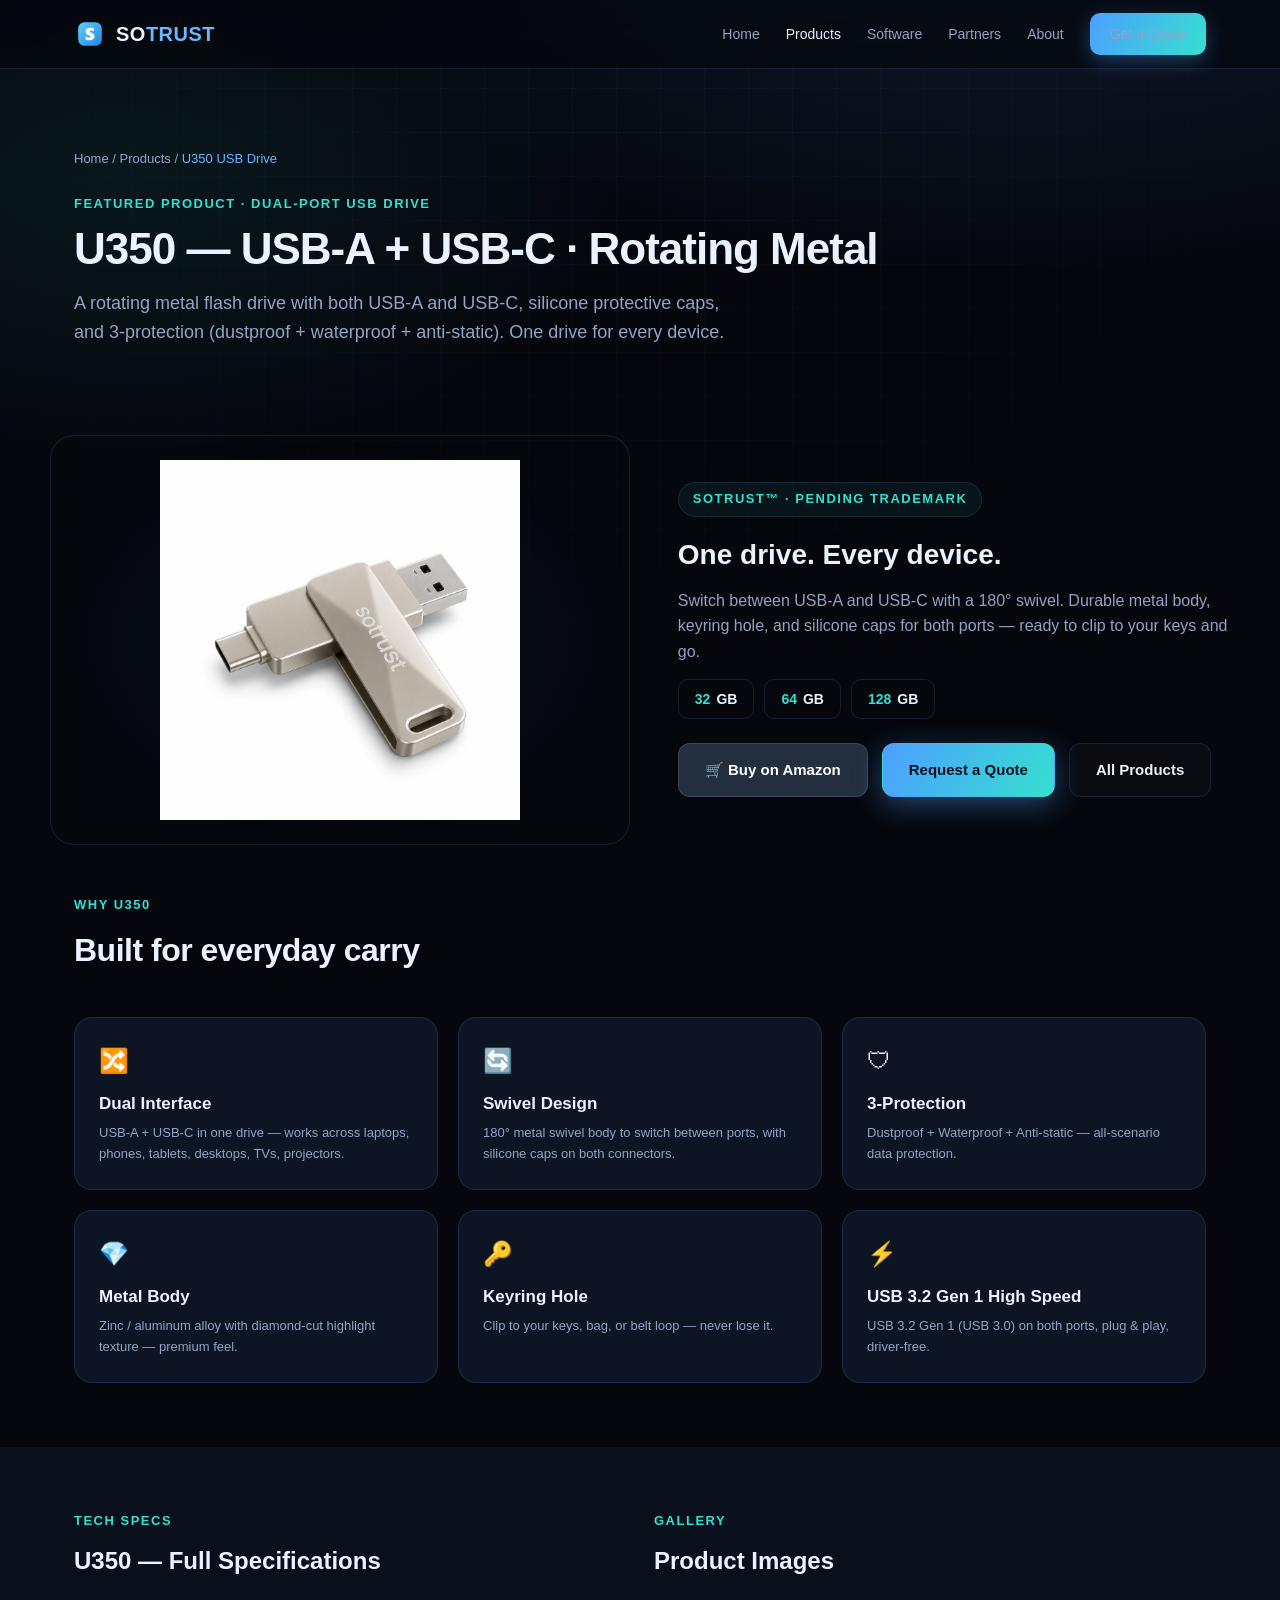
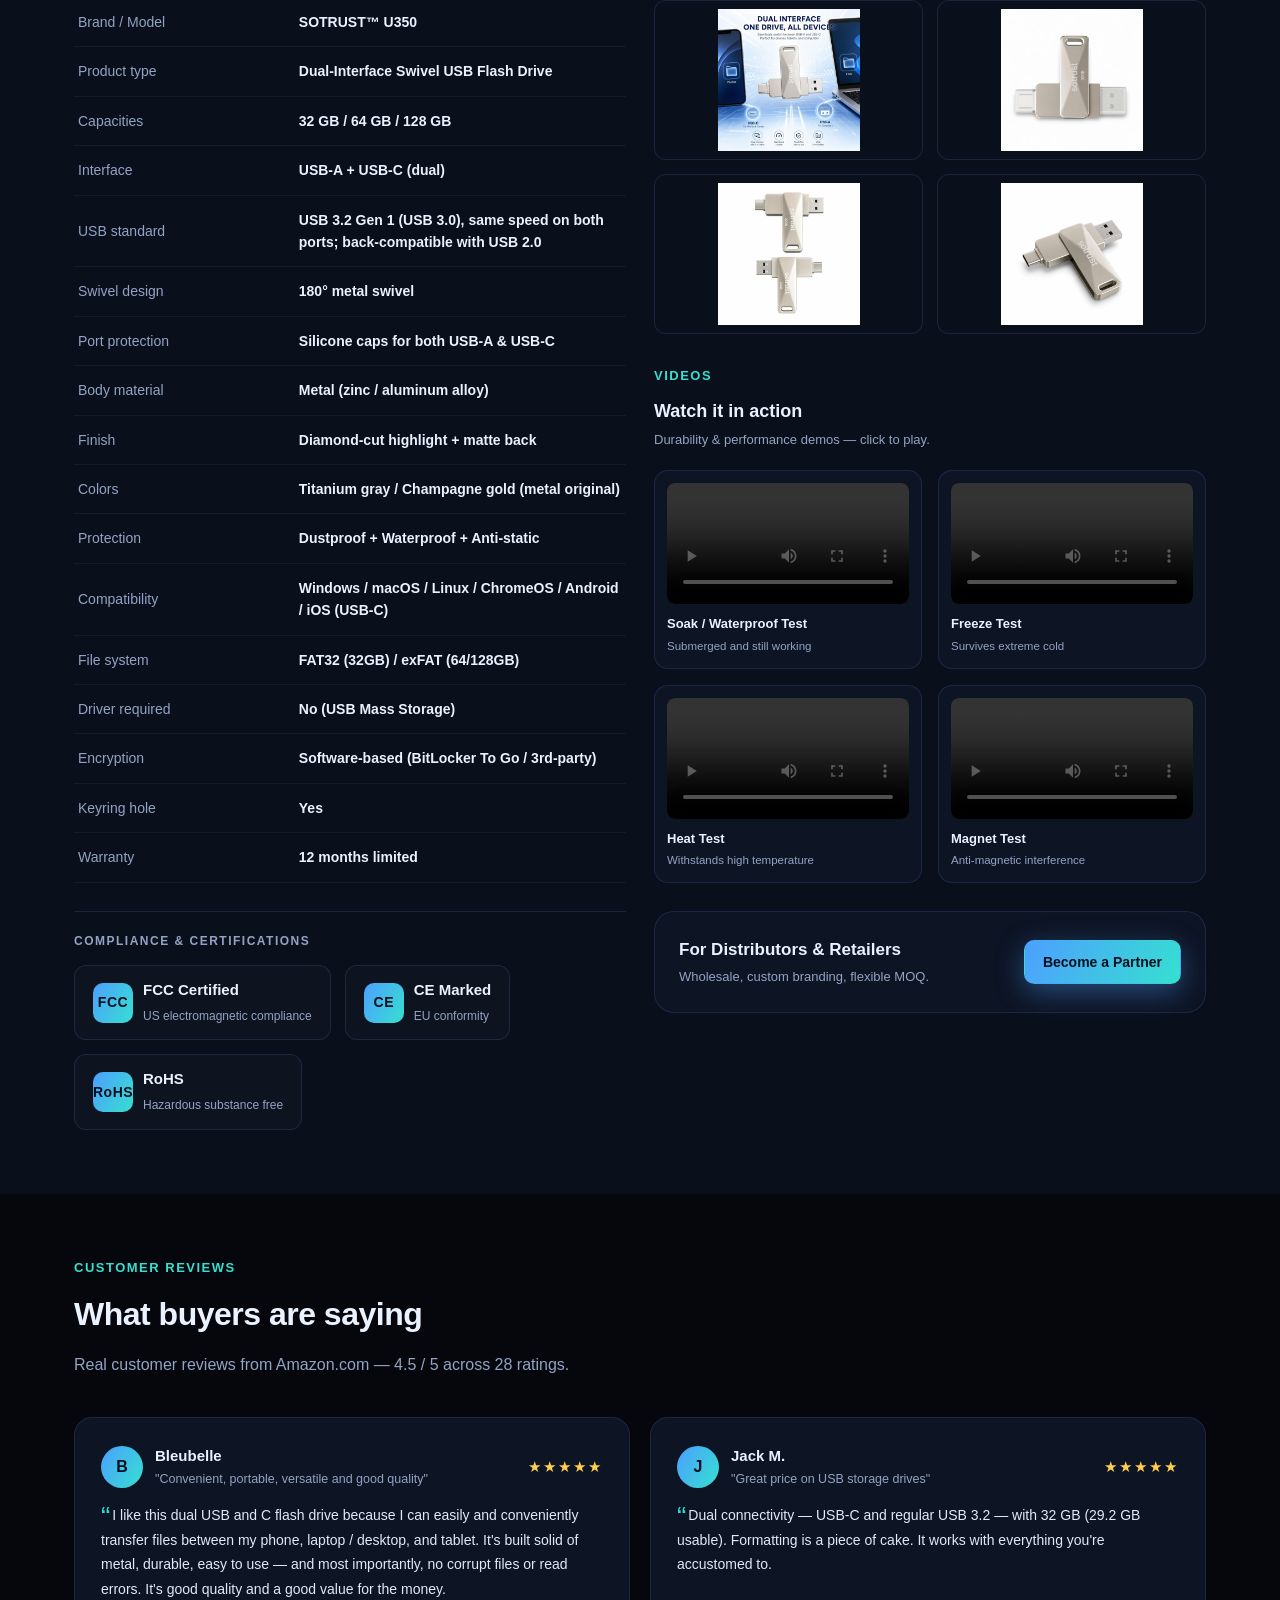
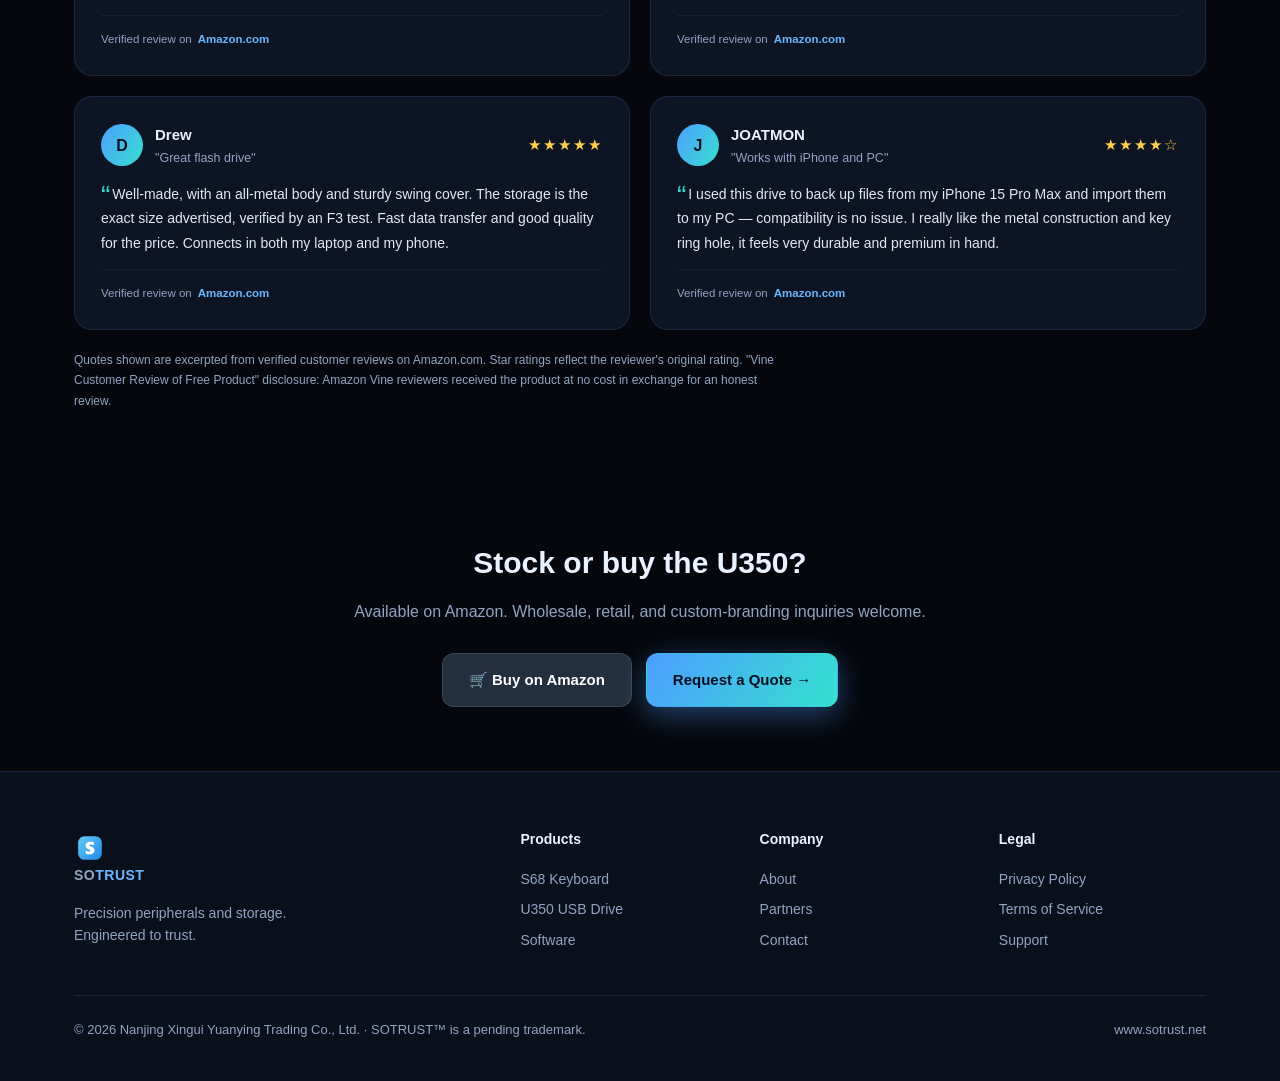
<file: u350.html>
<!DOCTYPE html>
<html lang="en">
<head>
<meta charset="UTF-8">
<meta name="viewport" content="width=device-width, initial-scale=1.0">
<title>U350 Dual-Port Metal USB Drive — USB-A + USB-C · 3-Protection — SOTRUST™</title>
<meta name="description" content="SOTRUST U350 dual-port USB flash drive with USB-A and USB-C, rotating metal body, silicone caps, 3-protection (dustproof + waterproof + anti-static). 32GB / 64GB / 128GB.">
<link rel="stylesheet" href="css/style.css">
<style>
.hero-prod{display:grid;grid-template-columns:1.05fr 1fr;gap:48px;align-items:center;padding:40px 0 50px}
.hero-prod .img-box{background:radial-gradient(ellipse at center,rgba(77,159,255,.08),transparent 70%);border-radius:24px;padding:24px;display:flex;align-items:center;justify-content:center;min-height:380px;border:1px solid var(--line)}
.hero-prod .img-box img{max-width:100%;max-height:360px}
.kicker{display:inline-flex;align-items:center;gap:8px;font-size:13px;font-weight:600;color:var(--cyan);letter-spacing:1.5px;text-transform:uppercase;border:1px solid var(--line);border-radius:999px;padding:6px 14px;background:rgba(53,224,208,.06)}
.cta-strip{margin-top:24px;display:flex;gap:14px;flex-wrap:wrap}
.feature-grid{display:grid;grid-template-columns:repeat(3,1fr);gap:20px}
.feature{background:var(--panel);border:1px solid var(--line);border-radius:18px;padding:24px}
.feature .ic{font-size:24px;margin-bottom:10px}
.feature h3{font-size:17px;margin-bottom:6px}
.feature p{color:var(--muted);font-size:13px}
.two-col{display:grid;grid-template-columns:1fr 1fr;gap:28px}
.gal{display:grid;grid-template-columns:repeat(2,1fr);gap:14px;margin-top:20px}
.gal img{width:100%;height:160px;object-fit:contain;background:#0a0f1c;border:1px solid var(--line);border-radius:12px;padding:8px}
.vid-grid{display:grid;grid-template-columns:repeat(2,1fr);gap:16px;margin-top:20px}
.vid{background:var(--panel);border:1px solid var(--line);border-radius:14px;padding:12px}
.vid video{width:100%;height:auto;border-radius:8px;background:#000;display:block}
.vid .v-cap{margin-top:10px;font-size:13px;font-weight:600;color:var(--text)}
.vid .v-sub{font-size:11.5px;color:var(--muted);margin-top:2px}
.cap-row{display:flex;gap:10px;flex-wrap:wrap;margin:14px 0}
.cap-pill{padding:8px 16px;border:1px solid var(--line);border-radius:10px;font-weight:600;font-size:14px}
.cap-pill b{color:var(--cyan);margin-right:6px}
@media(max-width:960px){.hero-prod,.two-col,.feature-grid{grid-template-columns:1fr}}
</style>
<link rel="canonical" href="https://www.sotrust.net/u350">
<meta property="og:type" content="website">
<meta property="og:site_name" content="SOTRUST">
<meta property="og:title" content="U350 Dual-Port Metal USB Drive — USB-A + USB-C · 3-Protection — SOTRUST™">
<meta property="og:description" content="SOTRUST U350 dual-port USB flash drive with USB-A and USB-C, rotating metal body, silicone caps, 3-protection (dustproof + waterproof + anti-static). 32GB / 64GB / 128GB.">
<meta property="og:url" content="https://www.sotrust.net/u350">
<meta property="og:image" content="https://www.sotrust.net/assets/products/s68/hero-white.jpeg">
<meta name="twitter:card" content="summary_large_image">
<meta name="twitter:title" content="U350 Dual-Port Metal USB Drive — USB-A + USB-C · 3-Protection — SOTRUST™">
<meta name="twitter:description" content="SOTRUST U350 dual-port USB flash drive with USB-A and USB-C, rotating metal body, silicone caps, 3-protection (dustproof + waterproof + anti-static). 32GB / 64GB / 128GB.">
<meta name="twitter:image" content="https://www.sotrust.net/assets/products/s68/hero-white.jpeg">
<script type="application/ld+json">
{
  "@context": "https://schema.org",
  "@type": "Product",
  "name": "SOTRUST U350 Dual-Port Metal USB Drive",
  "brand": {
    "@type": "Brand",
    "name": "SOTRUST"
  },
  "description": "SOTRUST U350 dual-port USB flash drive with USB-A and USB-C interfaces, rotating metal body, silicone caps, and 3-protection design.",
  "sku": "U350",
  "category": "USB Flash Drive",
  "image": "https://www.sotrust.net/assets/products/s68/hero-white.jpeg",
  "url": "https://www.sotrust.net/u350",
  "additionalProperty": [
    {
      "@type": "PropertyValue",
      "name": "Interface",
      "value": "USB-A + USB-C"
    },
    {
      "@type": "PropertyValue",
      "name": "Body",
      "value": "Rotating Metal"
    }
  ]
}
</script>
</head>
<body>

<nav class="nav">
  <div class="wrap nav-inner">
    <a href="/" class="logo"><img src="assets/logo/icon.svg" alt="SOTRUST" width="32" height="32"><span>SO<b>TRUST</b></span></a>
    <div class="nav-links">
      <a href="/">Home</a>
      <a href="/products" class="active">Products</a>
      <a href="/software">Software</a>
      <a href="/partners">Partners</a>
      <a href="/about">About</a>
      <a href="/contact" class="nav-cta">Get a Quote</a>
    </div>
  </div>
</nav>

<header class="page-head">
  <div class="wrap">
    <div class="breadcrumb"><a href="/">Home</a> / <a href="/products">Products</a> / <span>U350 USB Drive</span></div>
    <div class="eyebrow">Featured Product · Dual-Port USB Drive</div>
    <h1>U350 — USB-A + USB-C · Rotating Metal</h1>
    <p class="lede">A rotating metal flash drive with both USB-A and USB-C, silicone protective caps, and 3-protection (dustproof + waterproof + anti-static). One drive for every device.</p>
  </div>
</header>

<section class="wrap hero-prod">
  <div class="img-box">
    <img src="assets/products/u350/hero-main.jpg" alt="SOTRUST U350 Dual-Port Metal USB Drive">
  </div>
  <div>
    <span class="kicker">SOTRUST™ · Pending Trademark</span>
    <h2 style="font-size:28px;margin:16px 0 10px">One drive. Every device.</h2>
    <p style="color:var(--muted);margin-bottom:14px">Switch between USB-A and USB-C with a 180° swivel. Durable metal body, keyring hole, and silicone caps for both ports — ready to clip to your keys and go.</p>
    <div class="cap-row">
      <div class="cap-pill"><b>32</b>GB</div>
      <div class="cap-pill"><b>64</b>GB</div>
      <div class="cap-pill"><b>128</b>GB</div>
    </div>
    <div class="cta-strip">
      <a href="https://www.amazon.com/dp/B0H49N1F6R" target="_blank" rel="noopener" class="btn amazon"><span class="amz">🛒 Buy on Amazon</span></a>
      <a href="/contact" class="btn primary">Request a Quote</a>
      <a href="/products" class="btn ghost">All Products</a>
    </div>
  </div>
</section>

<section class="sec" style="padding-top:0">
  <div class="wrap">
    <div class="sec-head">
      <div class="eyebrow">Why U350</div>
      <h2>Built for everyday carry</h2>
    </div>
    <div class="feature-grid">
      <div class="feature"><div class="ic">🔀</div><h3>Dual Interface</h3><p>USB-A + USB-C in one drive — works across laptops, phones, tablets, desktops, TVs, projectors.</p></div>
      <div class="feature"><div class="ic">🔄</div><h3>Swivel Design</h3><p>180° metal swivel body to switch between ports, with silicone caps on both connectors.</p></div>
      <div class="feature"><div class="ic">🛡</div><h3>3-Protection</h3><p>Dustproof + Waterproof + Anti-static — all-scenario data protection.</p></div>
      <div class="feature"><div class="ic">💎</div><h3>Metal Body</h3><p>Zinc / aluminum alloy with diamond-cut highlight texture — premium feel.</p></div>
      <div class="feature"><div class="ic">🔑</div><h3>Keyring Hole</h3><p>Clip to your keys, bag, or belt loop — never lose it.</p></div>
      <div class="feature"><div class="ic">⚡</div><h3>USB 3.2 Gen 1 High Speed</h3><p>USB 3.2 Gen 1 (USB 3.0) on both ports, plug &amp; play, driver-free.</p></div>
    </div>
  </div>
</section>

<section class="sec" style="background:var(--bg2)">
  <div class="wrap two-col">
    <div>
      <div class="eyebrow">Tech Specs</div>
      <h2 style="font-size:24px;margin:10px 0 18px">U350 — Full Specifications</h2>
      <table class="spec-table">
        <tr><td>Brand / Model</td><td>SOTRUST™ U350</td></tr>
        <tr><td>Product type</td><td>Dual-Interface Swivel USB Flash Drive</td></tr>
        <tr><td>Capacities</td><td>32 GB / 64 GB / 128 GB</td></tr>
        <tr><td>Interface</td><td>USB-A + USB-C (dual)</td></tr>
        <tr><td>USB standard</td><td>USB 3.2 Gen 1 (USB 3.0), same speed on both ports; back-compatible with USB 2.0</td></tr>
        <tr><td>Swivel design</td><td>180° metal swivel</td></tr>
        <tr><td>Port protection</td><td>Silicone caps for both USB-A &amp; USB-C</td></tr>
        <tr><td>Body material</td><td>Metal (zinc / aluminum alloy)</td></tr>
        <tr><td>Finish</td><td>Diamond-cut highlight + matte back</td></tr>
        <tr><td>Colors</td><td>Titanium gray / Champagne gold (metal original)</td></tr>
        <tr><td>Protection</td><td>Dustproof + Waterproof + Anti-static</td></tr>
        <tr><td>Compatibility</td><td>Windows / macOS / Linux / ChromeOS / Android / iOS (USB-C)</td></tr>
        <tr><td>File system</td><td>FAT32 (32GB) / exFAT (64/128GB)</td></tr>
        <tr><td>Driver required</td><td>No (USB Mass Storage)</td></tr>
        <tr><td>Encryption</td><td>Software-based (BitLocker To Go / 3rd-party)</td></tr>
        <tr><td>Keyring hole</td><td>Yes</td></tr>
        <tr><td>Warranty</td><td>12 months limited</td></tr>
      </table>
      <div class="compliance">
        <div class="cap">Compliance &amp; Certifications</div>
        <div class="badges">
          <a class="badge" href="assets/certs/U350-FCC.pdf" target="_blank" title="View FCC certificate"><div class="mark">FCC</div><div class="txt"><b>FCC Certified</b><span>US electromagnetic compliance</span></div></a>
          <a class="badge" href="assets/certs/U350-CE.pdf" target="_blank" title="View CE certificate"><div class="mark">CE</div><div class="txt"><b>CE Marked</b><span>EU conformity</span></div></a>
          <a class="badge" href="assets/certs/U350-RoHS.pdf" target="_blank" title="View RoHS certificate"><div class="mark">RoHS</div><div class="txt"><b>RoHS</b><span>Hazardous substance free</span></div></a>
        </div>
      </div>
    </div>
    <div>
      <div class="eyebrow">Gallery</div>
      <h2 style="font-size:24px;margin:10px 0 18px">Product Images</h2>
      <div class="gal">
        <img src="assets/products/u350/dual-port.jpeg" alt="U350 dual port">
        <img src="assets/products/u350/silicone-cap.jpeg" alt="U350 with silicone cap">
        <img src="assets/products/u350/32g.jpg" alt="U350 32GB">
        <img src="assets/products/u350/hero-main.jpg" alt="U350 main view">
      </div>
      <div style="margin-top:32px">
        <div class="eyebrow">Videos</div>
        <h3 style="font-size:18px;margin:8px 0 4px">Watch it in action</h3>
        <p style="color:var(--muted);font-size:13px;margin-bottom:6px">Durability &amp; performance demos — click to play.</p>
        <div class="vid-grid">
          <div class="vid">
            <video controls preload="metadata" playsinline>
              <source src="assets/videos/u350/soak-test.mp4" type="video/mp4">
              Your browser does not support video.
            </video>
            <div class="v-cap">Soak / Waterproof Test</div>
            <div class="v-sub">Submerged and still working</div>
          </div>
          <div class="vid">
            <video controls preload="metadata" playsinline>
              <source src="assets/videos/u350/freeze-test.mp4" type="video/mp4">
              Your browser does not support video.
            </video>
            <div class="v-cap">Freeze Test</div>
            <div class="v-sub">Survives extreme cold</div>
          </div>
          <div class="vid">
            <video controls preload="metadata" playsinline>
              <source src="assets/videos/u350/heat-test.mp4" type="video/mp4">
              Your browser does not support video.
            </video>
            <div class="v-cap">Heat Test</div>
            <div class="v-sub">Withstands high temperature</div>
          </div>
          <div class="vid">
            <video controls preload="metadata" playsinline>
              <source src="assets/videos/u350/magnet-test.mp4" type="video/mp4">
              Your browser does not support video.
            </video>
            <div class="v-cap">Magnet Test</div>
            <div class="v-sub">Anti-magnetic interference</div>
          </div>
        </div>
      </div>
      <div class="soft-call" style="margin-top:28px;background:var(--panel);border:1px solid var(--line);border-radius:20px;padding:24px;display:flex;align-items:center;justify-content:space-between;gap:16px;flex-wrap:wrap">
        <div>
          <h3 style="font-size:17px;margin-bottom:4px">For Distributors &amp; Retailers</h3>
          <p style="color:var(--muted);font-size:13px">Wholesale, custom branding, flexible MOQ.</p>
        </div>
        <a href="/partners" class="btn primary sm">Become a Partner</a>
      </div>
    </div>
  </div>
</section>

<section class="sec">
  <div class="wrap">
    <div class="sec-head">
      <div class="eyebrow">Customer Reviews</div>
      <h2>What buyers are saying</h2>
      <p>Real customer reviews from Amazon.com — 4.5 / 5 across 28 ratings.</p>
    </div>
    <div class="rev-grid">
      <div class="rev">
        <div class="rev-top">
          <div class="rev-who">
            <div class="avatar">B</div>
            <div>
              <div class="rev-name">Bleubelle</div>
              <div class="rev-title">"Convenient, portable, versatile and good quality"</div>
            </div>
          </div>
          <div class="stars">★★★★★</div>
        </div>
        <div class="rev-quote">I like this dual USB and C flash drive because I can easily and conveniently transfer files between my phone, laptop / desktop, and tablet. It's built solid of metal, durable, easy to use — and most importantly, no corrupt files or read errors. It's good quality and a good value for the money.</div>
        <div class="rev-src">Verified review on <a href="https://www.amazon.com/dp/B0H49N1F6R" target="_blank" rel="noopener">Amazon.com</a></div>
      </div>
      <div class="rev">
        <div class="rev-top">
          <div class="rev-who">
            <div class="avatar">J</div>
            <div>
              <div class="rev-name">Jack M.</div>
              <div class="rev-title">"Great price on USB storage drives"</div>
            </div>
          </div>
          <div class="stars">★★★★★</div>
        </div>
        <div class="rev-quote">Dual connectivity — USB-C and regular USB 3.2 — with 32 GB (29.2 GB usable). Formatting is a piece of cake. It works with everything you're accustomed to.</div>
        <div class="rev-src">Verified review on <a href="https://www.amazon.com/dp/B0H49N1F6R" target="_blank" rel="noopener">Amazon.com</a></div>
      </div>
      <div class="rev">
        <div class="rev-top">
          <div class="rev-who">
            <div class="avatar">D</div>
            <div>
              <div class="rev-name">Drew</div>
              <div class="rev-title">"Great flash drive"</div>
            </div>
          </div>
          <div class="stars">★★★★★</div>
        </div>
        <div class="rev-quote">Well-made, with an all-metal body and sturdy swing cover. The storage is the exact size advertised, verified by an F3 test. Fast data transfer and good quality for the price. Connects in both my laptop and my phone.</div>
        <div class="rev-src">Verified review on <a href="https://www.amazon.com/dp/B0H49N1F6R" target="_blank" rel="noopener">Amazon.com</a></div>
      </div>
      <div class="rev">
        <div class="rev-top">
          <div class="rev-who">
            <div class="avatar">J</div>
            <div>
              <div class="rev-name">JOATMON</div>
              <div class="rev-title">"Works with iPhone and PC"</div>
            </div>
          </div>
          <div class="stars">★★★★☆</div>
        </div>
        <div class="rev-quote">I used this drive to back up files from my iPhone 15 Pro Max and import them to my PC — compatibility is no issue. I really like the metal construction and key ring hole, it feels very durable and premium in hand.</div>
        <div class="rev-src">Verified review on <a href="https://www.amazon.com/dp/B0H49N1F6R" target="_blank" rel="noopener">Amazon.com</a></div>
      </div>
    </div>
    <p class="rev-note">Quotes shown are excerpted from verified customer reviews on Amazon.com. Star ratings reflect the reviewer's original rating. "Vine Customer Review of Free Product" disclosure: Amazon Vine reviewers received the product at no cost in exchange for an honest review.</p>
  </div>
</section>

<section class="sec">
  <div class="wrap" style="text-align:center">
    <h2 style="font-size:30px;margin-bottom:12px">Stock or buy the U350?</h2>
    <p style="color:var(--muted);margin-bottom:28px">Available on Amazon. Wholesale, retail, and custom-branding inquiries welcome.</p>
    <div style="display:flex;gap:14px;justify-content:center;flex-wrap:wrap">
      <a href="https://www.amazon.com/dp/B0H49N1F6R" target="_blank" rel="noopener" class="btn amazon"><span class="amz">🛒 Buy on Amazon</span></a>
      <a href="/contact" class="btn primary">Request a Quote →</a>
    </div>
  </div>
</section>

<footer>
  <div class="wrap">
    <div class="foot-grid">
      <div class="foot-brand">
        <a href="/" class="logo"><img src="assets/logo/icon.svg" alt="SOTRUST" width="32" height="32"><span>SO<b>TRUST</b></span></a>
        <p>Precision peripherals and storage. Engineered to trust.</p>
      </div>
      <div><h5>Products</h5><a href="/s68">S68 Keyboard</a><a href="/u350">U350 USB Drive</a><a href="/software">Software</a></div>
      <div><h5>Company</h5><a href="/about">About</a><a href="/partners">Partners</a><a href="/contact">Contact</a></div>
      <div><h5>Legal</h5><a href="/privacy">Privacy Policy</a><a href="/terms">Terms of Service</a><a href="/support">Support</a></div>
    </div>
    <div class="foot-bottom">
      <span>© 2026 Nanjing Xingui Yuanying Trading Co., Ltd. · SOTRUST™ is a pending trademark.</span>
      <span>www.sotrust.net</span>
    </div>
  </div>
</footer>

</body>
</html>
</file>
<file: css/style.css>
:root{
  --bg:#05070d;
  --bg2:#0a0f1c;
  --panel:#0d1424;
  --line:rgba(120,160,255,.14);
  --blue:#4d9fff;
  --blue2:#6ab7ff;
  --cyan:#35e0d0;
  --text:#eaf1ff;
  --muted:#93a3c4;
  --accent-grad:linear-gradient(120deg,#4d9fff 0%,#35e0d0 100%);
}
*{margin:0;padding:0;box-sizing:border-box}
html{scroll-behavior:smooth}
body{
  font-family:"Segoe UI",-apple-system,BlinkMacSystemFont,Roboto,Helvetica,Arial,sans-serif;
  background:var(--bg);color:var(--text);line-height:1.6;
  overflow-x:hidden;-webkit-font-smoothing:antialiased;
}
a{color:inherit;text-decoration:none}
img{max-width:100%;display:block}
.wrap{max-width:1180px;margin:0 auto;padding:0 24px}

body::before{
  content:"";position:fixed;inset:0;z-index:-2;
  background:
    radial-gradient(1200px 600px at 80% -10%,rgba(77,159,255,.14),transparent 60%),
    radial-gradient(900px 500px at 10% 20%,rgba(53,224,208,.08),transparent 55%),
    var(--bg);
}
body::after{
  content:"";position:fixed;inset:0;z-index:-1;pointer-events:none;
  background-image:
    linear-gradient(rgba(120,160,255,.05) 1px,transparent 1px),
    linear-gradient(90deg,rgba(120,160,255,.05) 1px,transparent 1px);
  background-size:44px 44px;
  mask-image:radial-gradient(circle at 50% 0%,#000 0%,transparent 75%);
}

/* nav */
.nav{position:sticky;top:0;z-index:50;backdrop-filter:blur(16px);background:rgba(5,7,13,.72);border-bottom:1px solid var(--line)}
.nav-inner{display:flex;align-items:center;justify-content:space-between;height:68px}
.logo{display:flex;align-items:center;gap:10px;font-weight:700;font-size:20px;letter-spacing:.5px}
.logo-mark{width:32px;height:32px;border-radius:8px;background:var(--accent-grad);display:grid;place-items:center;color:#04101f;font-weight:800;font-size:16px;box-shadow:0 0 22px rgba(77,159,255,.5)}
.logo span b{color:var(--blue2)}
.nav-links{display:flex;gap:26px;align-items:center}
.nav-links a{color:var(--muted);font-size:14px;font-weight:500;transition:.2s}
.nav-links a:hover{color:var(--text)}
.nav-links a.active{color:var(--text)}
.nav-cta{background:var(--accent-grad);color:#04101f;font-weight:700;font-size:14px;padding:10px 20px;border-radius:10px;box-shadow:0 6px 20px rgba(77,159,255,.35);transition:.2s}
.nav-cta:hover{transform:translateY(-1px)}

/* page header */
.page-head{padding:80px 0 48px}
.eyebrow{font-size:13px;color:var(--cyan);text-transform:uppercase;letter-spacing:1.5px;font-weight:700;margin-bottom:10px}
.page-head h1{font-size:44px;font-weight:800;letter-spacing:-1px;line-height:1.1;margin-bottom:16px}
.page-head .lede{color:var(--muted);font-size:18px;max-width:680px}
.breadcrumb{font-size:13px;color:var(--muted);margin-bottom:24px}
.breadcrumb a{color:var(--muted)}
.breadcrumb a:hover{color:var(--blue2)}
.breadcrumb span{color:var(--blue2)}

/* sections */
.sec{padding:64px 0}
.sec-head{max-width:680px;margin-bottom:40px}
.sec-head h2{font-size:32px;font-weight:800;letter-spacing:-.5px;margin-bottom:12px}
.sec-head p{color:var(--muted);font-size:16px}

/* buttons */
.btn{display:inline-flex;align-items:center;gap:8px;padding:14px 26px;border-radius:12px;font-weight:700;font-size:15px;transition:.2s;border:1px solid transparent;cursor:pointer}
.btn.primary{background:var(--accent-grad);color:#04101f;box-shadow:0 8px 28px rgba(77,159,255,.4)}
.btn.primary:hover{transform:translateY(-2px)}
.btn.ghost{border-color:var(--line);color:var(--text);background:rgba(255,255,255,.02)}
.btn.ghost:hover{border-color:var(--blue);background:rgba(77,159,255,.08)}
.btn.sm{padding:10px 18px;font-size:14px;border-radius:10px}
.btn.amazon{background:#232f3e;color:#fff;border:1px solid rgba(255,255,255,.12)}
.btn.amazon:hover{background:#131a22;transform:translateY(-2px)}
.btn.amazon .amz{display:inline-flex;align-items:center;gap:4px;font-weight:800}

/* compliance badges */
.compliance{margin-top:28px;border-top:1px solid var(--line);padding-top:20px}
.compliance .cap{font-size:12px;color:var(--muted);text-transform:uppercase;letter-spacing:1.5px;font-weight:700;margin-bottom:14px}
.badges{display:flex;gap:14px;flex-wrap:wrap}
.badge{display:inline-flex;align-items:center;gap:10px;border:1px solid var(--line);border-radius:12px;padding:12px 18px;background:rgba(255,255,255,.02);transition:.2s;text-decoration:none;cursor:pointer}
.badge:hover{border-color:rgba(77,159,255,.5);background:rgba(77,159,255,.06);transform:translateY(-2px)}
.badge .mark{width:40px;height:40px;border-radius:10px;display:grid;place-items:center;font-weight:800;font-size:14px;letter-spacing:.5px;color:#04101f;background:var(--accent-grad)}
.badge .txt b{display:block;font-size:15px;color:var(--text)}
.badge .txt span{font-size:12px;color:var(--muted)}

/* cards */
.card{background:var(--panel);border:1px solid var(--line);border-radius:20px;padding:28px}
.pill{font-size:12px;color:var(--cyan);border:1px solid var(--line);border-radius:999px;padding:4px 12px;background:rgba(53,224,208,.06);display:inline-block}

/* spec table */
.spec-table{width:100%;border-collapse:collapse;margin-top:8px}
.spec-table td{padding:13px 4px;border-bottom:1px solid rgba(120,160,255,.08);font-size:14px}
.spec-table td:first-child{color:var(--muted);width:40%}
.spec-table td:last-child{font-weight:600}

/* forms */
input,select,textarea{
  background:rgba(255,255,255,.03);border:1px solid var(--line);border-radius:10px;
  padding:13px 16px;color:var(--text);font-size:14px;font-family:inherit;outline:none;transition:.2s;width:100%;
}
input:focus,select:focus,textarea:focus{border-color:var(--blue);box-shadow:0 0 0 3px rgba(77,159,255,.15)}
select option{background:var(--bg2);color:var(--text)}
textarea{resize:vertical;min-height:90px}
label{font-size:13px;color:var(--muted);margin-bottom:6px;display:block}

/* customer reviews */
.rev-grid{display:grid;grid-template-columns:repeat(2,1fr);gap:20px;margin-top:28px}
.rev{background:var(--panel);border:1px solid var(--line);border-radius:18px;padding:26px;display:flex;flex-direction:column;gap:14px}
.rev .rev-top{display:flex;align-items:center;gap:12px;justify-content:space-between}
.rev .rev-who{display:flex;align-items:center;gap:12px}
.rev .avatar{width:42px;height:42px;border-radius:50%;background:var(--accent-grad);color:#04101f;font-weight:800;font-size:16px;display:grid;place-items:center;flex:none}
.rev .rev-name{font-weight:700;font-size:15px;color:var(--text)}
.rev .rev-title{font-size:12.5px;color:var(--muted);margin-top:1px}
.rev .stars{color:#ffcf4d;font-size:15px;letter-spacing:2px;white-space:nowrap}
.rev .rev-quote{font-size:14px;line-height:1.75;color:var(--text);opacity:.96}
.rev .rev-quote::before{content:"\201C";font-size:28px;line-height:0;color:var(--cyan);vertical-align:-6px;margin-right:2px}
.rev .rev-src{font-size:11.5px;color:var(--muted);display:flex;align-items:center;gap:6px;margin-top:auto;padding-top:14px;border-top:1px solid rgba(120,160,255,.08)}
.rev .rev-src a{color:var(--blue2);font-weight:600}
.rev .rev-src a:hover{color:var(--cyan)}
.rev-note{font-size:12px;color:var(--muted);margin-top:20px;line-height:1.7;max-width:720px}
@media(max-width:760px){.rev-grid{grid-template-columns:1fr}}

/* footer */
footer{border-top:1px solid var(--line);padding:56px 0 40px;background:var(--bg2)}
.foot-grid{display:grid;grid-template-columns:2fr 1fr 1fr 1fr;gap:32px;margin-bottom:40px}
.foot-grid h5{font-size:14px;margin-bottom:14px;color:var(--text)}
.foot-grid a{display:block;color:var(--muted);font-size:14px;padding:4px 0}
.foot-grid a:hover{color:var(--blue2)}
.foot-brand p{color:var(--muted);font-size:14px;margin-top:12px;max-width:280px}
.foot-bottom{border-top:1px solid var(--line);padding-top:24px;display:flex;justify-content:space-between;color:var(--muted);font-size:13px;flex-wrap:wrap;gap:12px}

@media(max-width:960px){
  .nav-links{display:none}
  .page-head h1{font-size:34px}
  .foot-grid{grid-template-columns:1fr 1fr}
}
</file>
